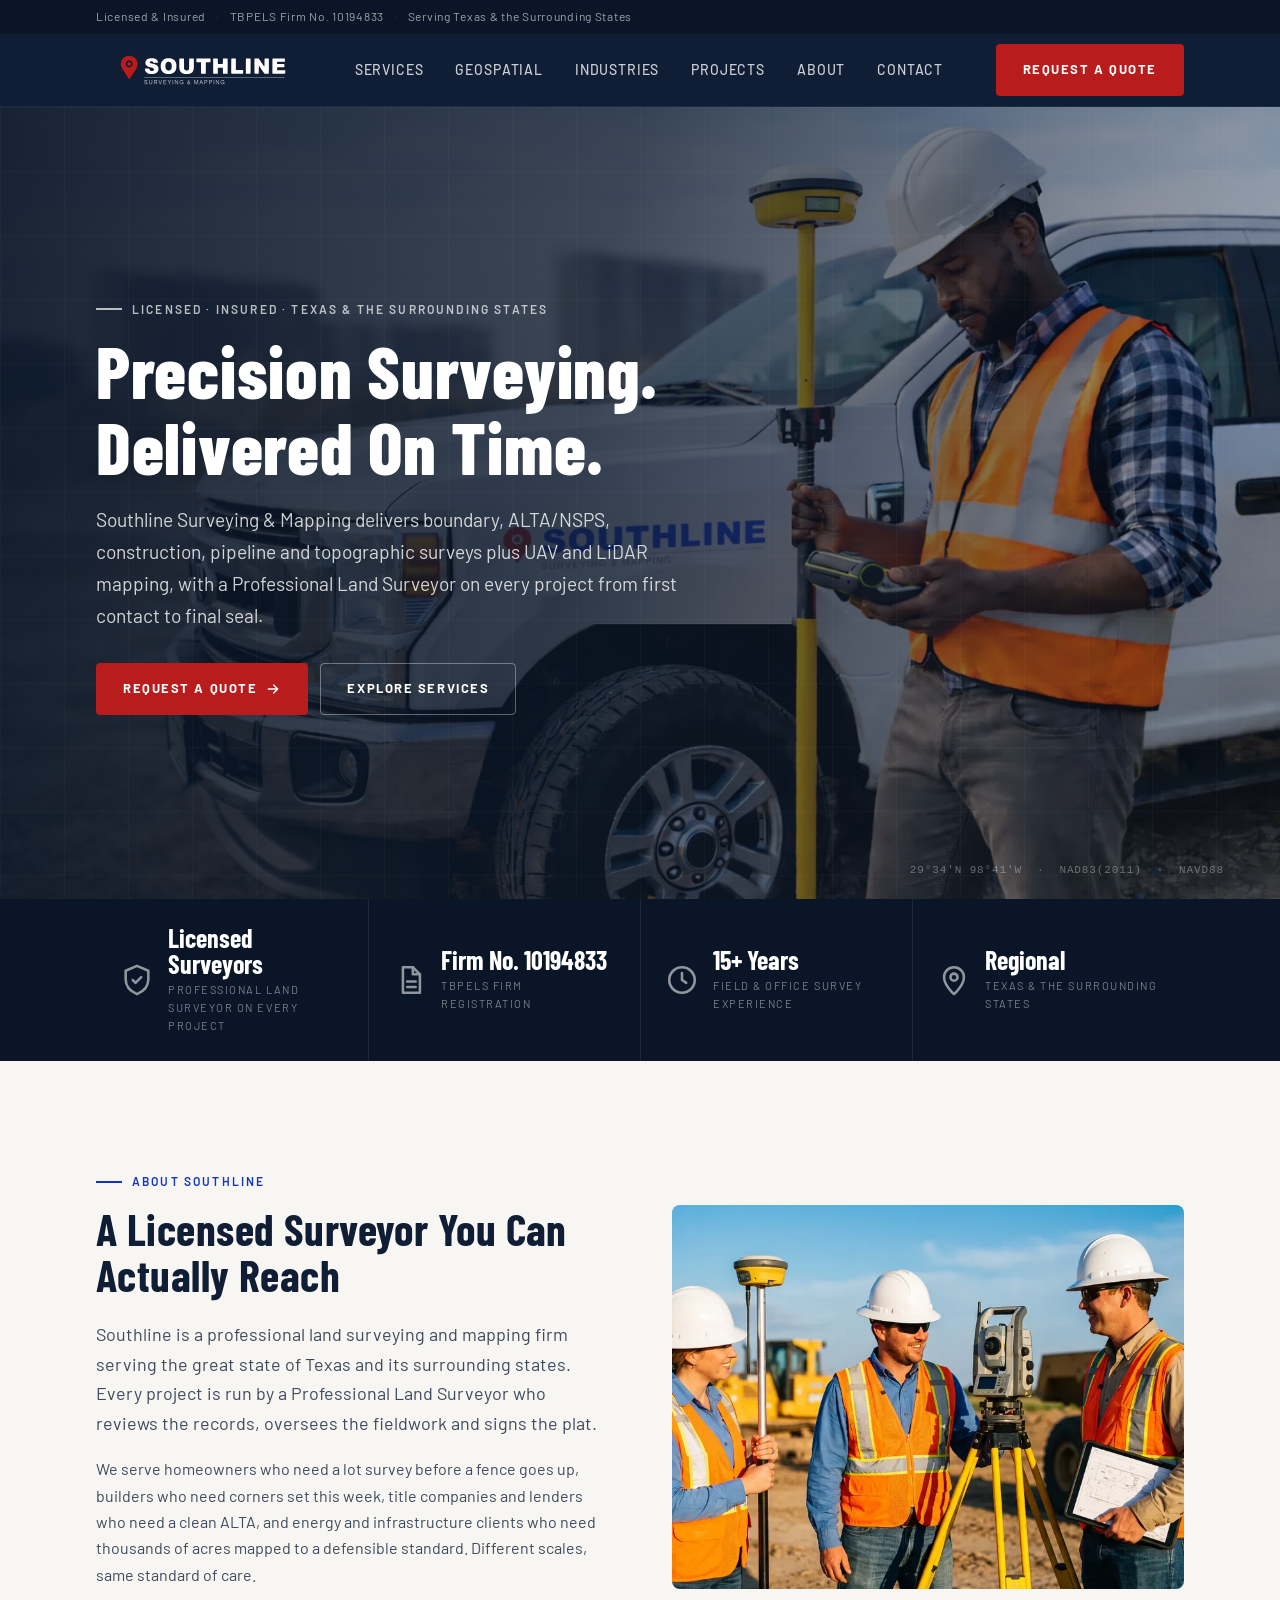
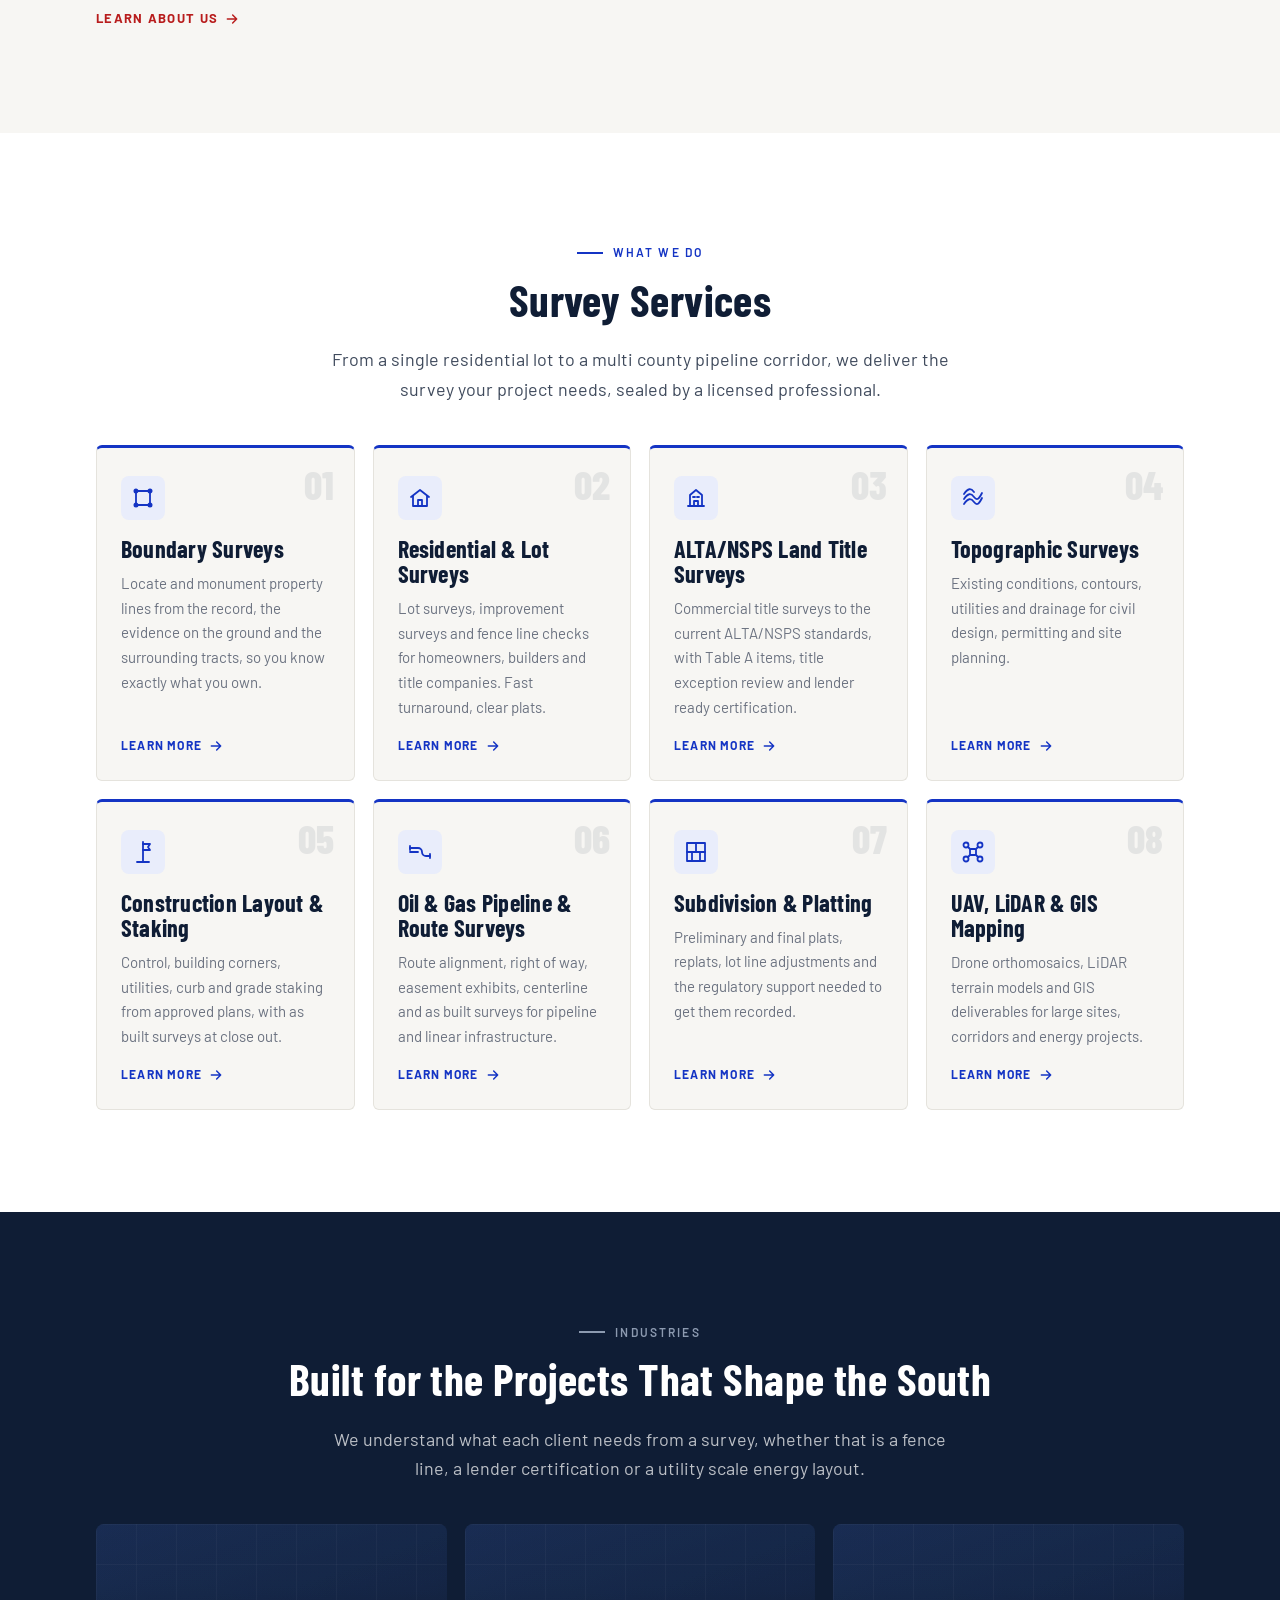
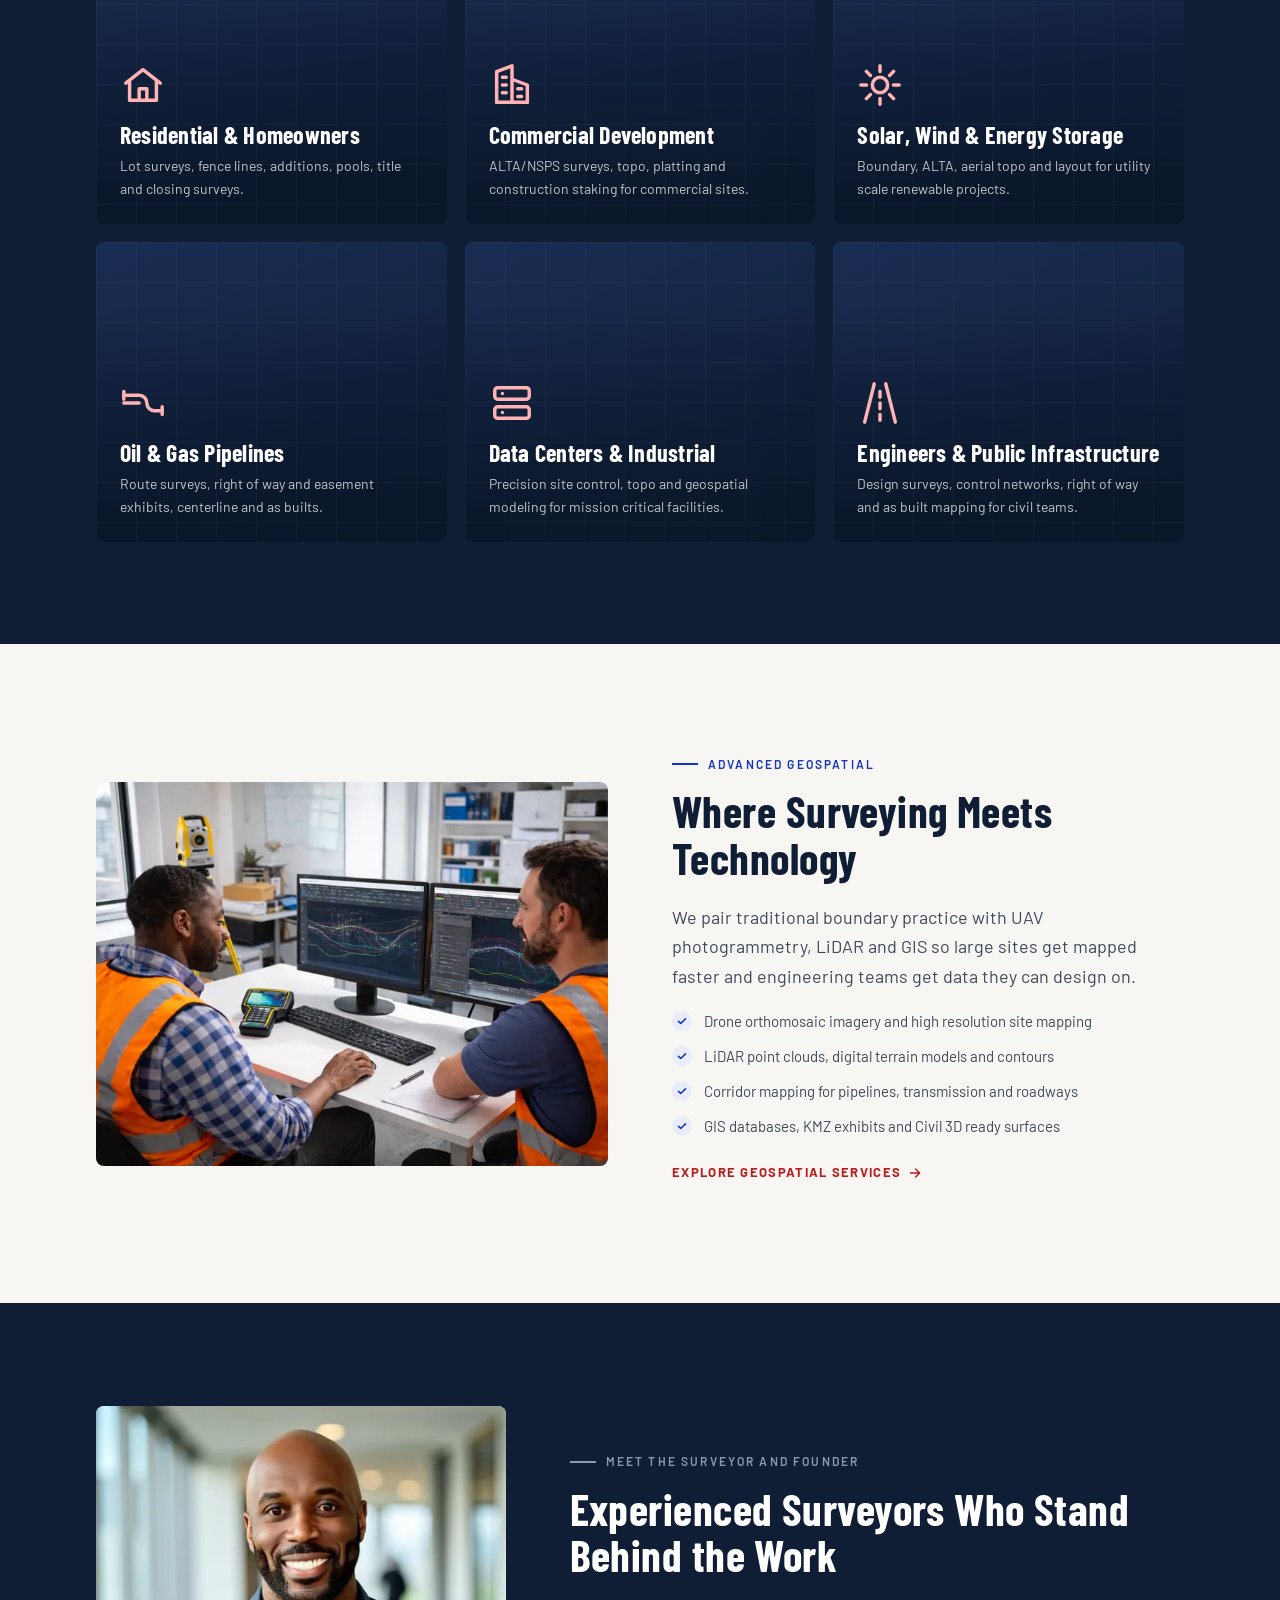
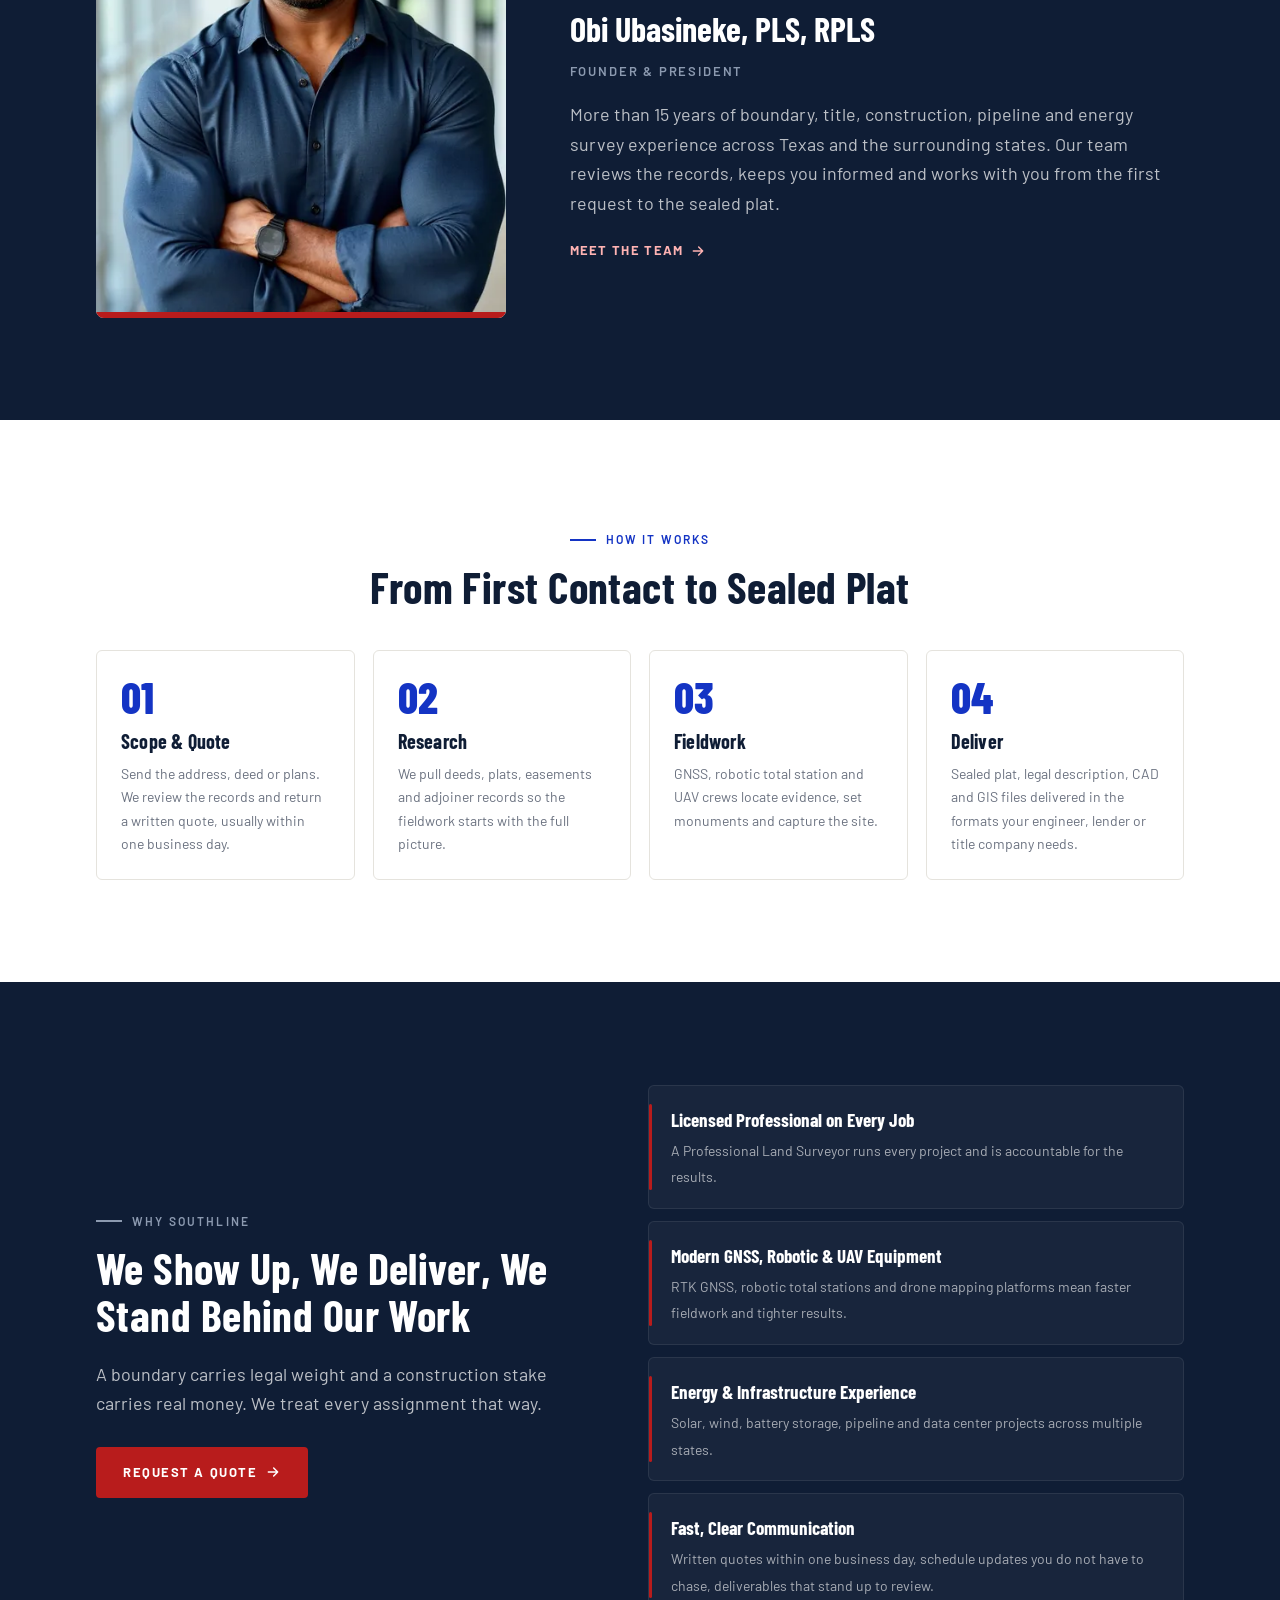
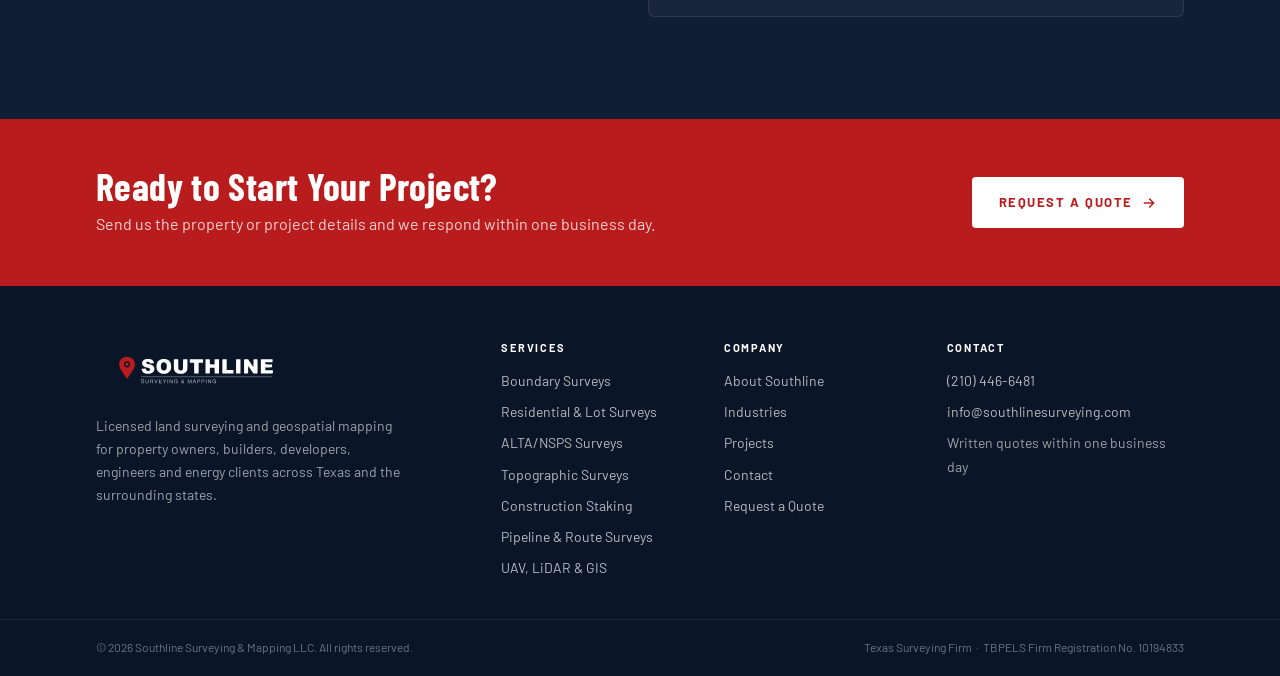
<file: index.html>
<!DOCTYPE html>
<html lang="en">
<head>
<meta charset="utf-8">
<meta name="viewport" content="width=device-width, initial-scale=1">
<title>Land Surveying &amp; Geospatial Mapping | Southline Surveying &amp; Mapping</title>
<meta name="description" content="Licensed land surveying, ALTA/NSPS, boundary, construction staking, pipeline route and UAV/LiDAR mapping services across Texas and the surrounding states.">
<link rel="canonical" href="https://southlinesurveying.com/">
<meta property="og:type" content="website">
<meta property="og:site_name" content="Southline Surveying &amp; Mapping">
<meta property="og:title" content="Land Surveying &amp; Geospatial Mapping | Southline Surveying &amp; Mapping">
<meta property="og:description" content="Licensed land surveying, ALTA/NSPS, boundary, construction staking, pipeline route and UAV/LiDAR mapping services across Texas and the surrounding states.">
<meta property="og:url" content="https://southlinesurveying.com/">
<meta property="og:image" content="https://southlinesurveying.com/assets/og-image.jpg">
<meta name="twitter:card" content="summary_large_image">
<meta name="theme-color" content="#0F1D35">
<link rel="icon" href="/assets/favicon-32.png" type="image/png" sizes="32x32">
<link rel="icon" href="/assets/icon-512.png" type="image/png" sizes="512x512">
<link rel="apple-touch-icon" href="/assets/apple-touch-icon.png">
<link rel="preconnect" href="https://fonts.googleapis.com">
<link rel="preconnect" href="https://fonts.gstatic.com" crossorigin>
<link href="https://fonts.googleapis.com/css2?family=Barlow+Condensed:wght@600;700;800&family=Barlow:wght@400;500;600;700&display=swap" rel="stylesheet">
<link rel="stylesheet" href="/css/main.css">
</head>
<body>
<a class="sr-only" href="#main">Skip to content</a>
<div class="topbar">
  <div class="container">
    <div class="topbar__left"><span>Licensed &amp; Insured</span><span>TBPELS Firm No. 10194833</span><span>Serving Texas &amp; the Surrounding States</span></div>
  </div>
</div>
<header class="nav">
  <div class="container">
    <a class="nav__logo" href="/" aria-label="Southline Surveying &amp; Mapping home"><img src="/assets/logo-white.svg" alt="Southline Surveying &amp; Mapping" width="220" height="62"></a>
    <nav aria-label="Main">
      <ul class="nav__links">
        <li><a href="/services">Services</a></li><li><a href="/geospatial">Geospatial</a></li><li><a href="/industries">Industries</a></li><li><a href="/projects">Projects</a></li><li><a href="/about">About</a></li><li><a href="/contact">Contact</a></li>
        <li class="nav__cta-mobile"><a class="btn btn--red" href="/contact">Request a Quote</a></li>
      </ul>
    </nav>
    <a class="btn btn--red nav__cta" href="/contact">Request a Quote</a>
    <button class="nav__toggle" aria-label="Open menu" aria-expanded="false"><span></span><span></span><span></span></button>
  </div>
</header>
<main id="main">

<section class="hero">
  <div class="hero__media"><picture><source type="image/webp" srcset="/assets/hero-truck.webp?v=4"><img src="/assets/hero-truck.jpg?v=4" alt="Southline survey crew setting up a GNSS receiver on a job site" fetchpriority="high" width="1600" height="1067"></picture></div>
  <div class="hero__overlay"></div>
  <div class="hero__grid"></div>
  <div class="container">
    <div class="hero__content">
      <span class="eyebrow">Licensed &middot; Insured &middot; Texas &amp; the Surrounding States</span>
      <h1>Precision Surveying.<br>Delivered On Time.</h1>
      <p>Southline Surveying &amp; Mapping delivers boundary, ALTA/NSPS, construction, pipeline and topographic surveys plus UAV and LiDAR mapping, with a Professional Land Surveyor on every project from first contact to final seal.</p>
      <div class="hero__actions">
        <a class="btn btn--red" href="/contact">Request a Quote <svg class="arrow" width="16" height="16" viewBox="0 0 24 24" fill="none" stroke="currentColor" stroke-width="2.2" stroke-linecap="round" stroke-linejoin="round"><path d="M5 12h14M13 6l6 6-6 6"/></svg></a>
        <a class="btn btn--ghost" href="/services">Explore Services</a>
      </div>
    </div>
  </div>
  <div class="hero__coord">29&deg;34&prime;N 98&deg;41&prime;W &nbsp;&middot;&nbsp; NAD83(2011) &nbsp;&middot;&nbsp; NAVD88</div>
</section>

<section class="stats" aria-label="Credentials">
  <div class="container">
    <div class="stat"><svg viewBox="0 0 24 24" fill="none" stroke="currentColor" stroke-width="1.8" stroke-linecap="round" stroke-linejoin="round"><path d="M12 2l8 3.5v6c0 5-3.4 8.6-8 10.5C7.4 20.1 4 16.5 4 11.5v-6L12 2z"/><path d="M9 12l2 2 4-4"/></svg><div><div class="stat__num">Licensed Surveyors</div><div class="stat__label">Professional Land Surveyor on Every Project</div></div></div>
    <div class="stat"><svg viewBox="0 0 24 24" fill="none" stroke="currentColor" stroke-width="1.8" stroke-linecap="round" stroke-linejoin="round"><path d="M7 3h7l5 5v13H7z"/><path d="M14 3v5h5M10 13h6M10 17h6"/></svg><div><div class="stat__num">Firm No. 10194833</div><div class="stat__label">TBPELS Firm Registration</div></div></div>
    <div class="stat"><svg viewBox="0 0 24 24" fill="none" stroke="currentColor" stroke-width="1.8" stroke-linecap="round" stroke-linejoin="round"><circle cx="12" cy="12" r="9"/><path d="M12 7v5l3 2"/></svg><div><div class="stat__num">15+ Years</div><div class="stat__label">Field &amp; Office Survey Experience</div></div></div>
    <div class="stat"><svg viewBox="0 0 24 24" fill="none" stroke="currentColor" stroke-width="1.8" stroke-linecap="round" stroke-linejoin="round"><path d="M12 22s7-6.2 7-12a7 7 0 1 0-14 0c0 5.8 7 12 7 12z"/><circle cx="12" cy="10" r="2.5"/></svg><div><div class="stat__num">Regional</div><div class="stat__label">Texas &amp; the Surrounding States</div></div></div>
  </div>
</section>

<section class="section">
  <div class="container split">
    <div class="reveal">
      <span class="eyebrow">About Southline</span>
      <h2>A Licensed Surveyor You Can Actually Reach</h2>
      <p class="lead">Southline is a professional land surveying and mapping firm serving the great state of Texas and its surrounding states. Every project is run by a Professional Land Surveyor who reviews the records, oversees the fieldwork and signs the plat.</p>
      <p>We serve homeowners who need a lot survey before a fence goes up, builders who need corners set this week, title companies and lenders who need a clean ALTA, and energy and infrastructure clients who need thousands of acres mapped to a defensible standard. Different scales, same standard of care.</p>
      <a class="link-arrow" href="/about">Learn About Us <svg class="arrow" width="16" height="16" viewBox="0 0 24 24" fill="none" stroke="currentColor" stroke-width="2.2" stroke-linecap="round" stroke-linejoin="round"><path d="M5 12h14M13 6l6 6-6 6"/></svg></a>
    </div>
    <div class="split__media reveal"><picture><source type="image/webp" srcset="/assets/team-800.webp?v=7 800w, /assets/team.webp?v=7 1600w" sizes="(max-width: 860px) 100vw, 50vw"><img src="/assets/team.jpg?v=7" alt="Southline survey crew with a GNSS rover and robotic total station on a job site" loading="lazy" width="1600" height="1067" ></picture></div>
  </div>
</section>

<section class="section section--white">
  <div class="container">
    <div class="center reveal">
      <span class="eyebrow">What We Do</span>
      <h2>Survey Services</h2>
      <p class="lead">From a single residential lot to a multi county pipeline corridor, we deliver the survey your project needs, sealed by a licensed professional.</p>
    </div>
    <div class="grid grid--4" style="margin-top:40px">
      <div class="card card--accent reveal"><span class="card__num">01</span><div class="card__icon"><svg viewBox="0 0 24 24" fill="none" stroke="currentColor" stroke-width="1.8" stroke-linecap="round" stroke-linejoin="round"><path d="M5 5h14v14H5z"/><circle cx="5" cy="5" r="1.6" fill="currentColor"/><circle cx="19" cy="5" r="1.6" fill="currentColor"/><circle cx="5" cy="19" r="1.6" fill="currentColor"/><circle cx="19" cy="19" r="1.6" fill="currentColor"/></svg></div><h3>Boundary Surveys</h3><p>Locate and monument property lines from the record, the evidence on the ground and the surrounding tracts, so you know exactly what you own.</p><a class="link-arrow link-arrow--blue" href="/services#boundary">Learn more <svg class="arrow" width="16" height="16" viewBox="0 0 24 24" fill="none" stroke="currentColor" stroke-width="2.2" stroke-linecap="round" stroke-linejoin="round"><path d="M5 12h14M13 6l6 6-6 6"/></svg></a></div><div class="card card--accent reveal"><span class="card__num">02</span><div class="card__icon"><svg viewBox="0 0 24 24" fill="none" stroke="currentColor" stroke-width="1.8" stroke-linecap="round" stroke-linejoin="round"><path d="M3 11l9-7 9 7"/><path d="M5 10v10h14V10"/><path d="M10 20v-6h4v6"/></svg></div><h3>Residential &amp; Lot Surveys</h3><p>Lot surveys, improvement surveys and fence line checks for homeowners, builders and title companies. Fast turnaround, clear plats.</p><a class="link-arrow link-arrow--blue" href="/services#residential">Learn more <svg class="arrow" width="16" height="16" viewBox="0 0 24 24" fill="none" stroke="currentColor" stroke-width="2.2" stroke-linecap="round" stroke-linejoin="round"><path d="M5 12h14M13 6l6 6-6 6"/></svg></a></div><div class="card card--accent reveal"><span class="card__num">03</span><div class="card__icon"><svg viewBox="0 0 24 24" fill="none" stroke="currentColor" stroke-width="1.8" stroke-linecap="round" stroke-linejoin="round"><path d="M4 20h16"/><path d="M6 20V9l6-5 6 5v11"/><path d="M10 20v-5h4v5"/><path d="M9 11h2M13 11h2"/></svg></div><h3>ALTA/NSPS Land Title Surveys</h3><p>Commercial title surveys to the current ALTA/NSPS standards, with Table A items, title exception review and lender ready certification.</p><a class="link-arrow link-arrow--blue" href="/services#alta">Learn more <svg class="arrow" width="16" height="16" viewBox="0 0 24 24" fill="none" stroke="currentColor" stroke-width="2.2" stroke-linecap="round" stroke-linejoin="round"><path d="M5 12h14M13 6l6 6-6 6"/></svg></a></div><div class="card card--accent reveal"><span class="card__num">04</span><div class="card__icon"><svg viewBox="0 0 24 24" fill="none" stroke="currentColor" stroke-width="1.8" stroke-linecap="round" stroke-linejoin="round"><path d="M3 18c4-6 7-6 10-2s5 2 8-4"/><path d="M3 13c4-6 7-6 10-2s5 2 8-4"/><path d="M3 8c4-6 7-6 10-2"/></svg></div><h3>Topographic Surveys</h3><p>Existing conditions, contours, utilities and drainage for civil design, permitting and site planning.</p><a class="link-arrow link-arrow--blue" href="/services#topographic">Learn more <svg class="arrow" width="16" height="16" viewBox="0 0 24 24" fill="none" stroke="currentColor" stroke-width="2.2" stroke-linecap="round" stroke-linejoin="round"><path d="M5 12h14M13 6l6 6-6 6"/></svg></a></div><div class="card card--accent reveal"><span class="card__num">05</span><div class="card__icon"><svg viewBox="0 0 24 24" fill="none" stroke="currentColor" stroke-width="1.8" stroke-linecap="round" stroke-linejoin="round"><path d="M12 2v20"/><path d="M12 4h7l-2 3 2 3h-7"/><path d="M6 22h12"/></svg></div><h3>Construction Layout &amp; Staking</h3><p>Control, building corners, utilities, curb and grade staking from approved plans, with as built surveys at close out.</p><a class="link-arrow link-arrow--blue" href="/services#construction">Learn more <svg class="arrow" width="16" height="16" viewBox="0 0 24 24" fill="none" stroke="currentColor" stroke-width="2.2" stroke-linecap="round" stroke-linejoin="round"><path d="M5 12h14M13 6l6 6-6 6"/></svg></a></div><div class="card card--accent reveal"><span class="card__num">06</span><div class="card__icon"><svg viewBox="0 0 24 24" fill="none" stroke="currentColor" stroke-width="1.8" stroke-linecap="round" stroke-linejoin="round"><path d="M2 8h8a4 4 0 0 1 4 4v0a4 4 0 0 0 4 4h4"/><path d="M2 12h8a0 0 0 0 1 0 0"/><path d="M2 6v4M22 14v4"/></svg></div><h3>Oil &amp; Gas Pipeline &amp; Route Surveys</h3><p>Route alignment, right of way, easement exhibits, centerline and as built surveys for pipeline and linear infrastructure.</p><a class="link-arrow link-arrow--blue" href="/services#pipeline">Learn more <svg class="arrow" width="16" height="16" viewBox="0 0 24 24" fill="none" stroke="currentColor" stroke-width="2.2" stroke-linecap="round" stroke-linejoin="round"><path d="M5 12h14M13 6l6 6-6 6"/></svg></a></div><div class="card card--accent reveal"><span class="card__num">07</span><div class="card__icon"><svg viewBox="0 0 24 24" fill="none" stroke="currentColor" stroke-width="1.8" stroke-linecap="round" stroke-linejoin="round"><path d="M3 3h18v18H3z"/><path d="M3 12h18M12 3v9M8 12v9M16 12v9"/></svg></div><h3>Subdivision &amp; Platting</h3><p>Preliminary and final plats, replats, lot line adjustments and the regulatory support needed to get them recorded.</p><a class="link-arrow link-arrow--blue" href="/services#subdivision">Learn more <svg class="arrow" width="16" height="16" viewBox="0 0 24 24" fill="none" stroke="currentColor" stroke-width="2.2" stroke-linecap="round" stroke-linejoin="round"><path d="M5 12h14M13 6l6 6-6 6"/></svg></a></div><div class="card card--accent reveal"><span class="card__num">08</span><div class="card__icon"><svg viewBox="0 0 24 24" fill="none" stroke="currentColor" stroke-width="1.8" stroke-linecap="round" stroke-linejoin="round"><circle cx="5" cy="5" r="2.5"/><circle cx="19" cy="5" r="2.5"/><circle cx="5" cy="19" r="2.5"/><circle cx="19" cy="19" r="2.5"/><rect x="9" y="9" width="6" height="6" rx="1"/><path d="M7 7l2 2M17 7l-2 2M7 17l2-2M17 17l-2-2"/></svg></div><h3>UAV, LiDAR &amp; GIS Mapping</h3><p>Drone orthomosaics, LiDAR terrain models and GIS deliverables for large sites, corridors and energy projects.</p><a class="link-arrow link-arrow--blue" href="/geospatial">Learn more <svg class="arrow" width="16" height="16" viewBox="0 0 24 24" fill="none" stroke="currentColor" stroke-width="2.2" stroke-linecap="round" stroke-linejoin="round"><path d="M5 12h14M13 6l6 6-6 6"/></svg></a></div>
    </div>
  </div>
</section>

<section class="section section--navy">
  <div class="container">
    <div class="center reveal">
      <span class="eyebrow">Industries</span>
      <h2>Built for the Projects That Shape the South</h2>
      <p class="lead">We understand what each client needs from a survey, whether that is a fence line, a lender certification or a utility scale energy layout.</p>
    </div>
    <div class="grid grid--3" style="margin-top:40px">
      <div class="tile tile--pattern reveal"><div class="tile__body"><div class="tile__icon"><svg viewBox="0 0 24 24" fill="none" stroke="currentColor" stroke-width="1.8" stroke-linecap="round" stroke-linejoin="round"><path d="M3 11l9-7 9 7"/><path d="M5 10v10h14V10"/><path d="M10 20v-6h4v6"/></svg></div><h3>Residential &amp; Homeowners</h3><p>Lot surveys, fence lines, additions, pools, title and closing surveys.</p></div><a class="tile__cover" href="/industries#residential" aria-label="Residential"></a></div>
      <div class="tile tile--pattern reveal"><div class="tile__body"><div class="tile__icon"><svg viewBox="0 0 24 24" fill="none" stroke="currentColor" stroke-width="1.8" stroke-linecap="round" stroke-linejoin="round"><path d="M4 21V5l8-3v19M12 9l8 3v9"/><path d="M4 21h16"/><path d="M7 8h2M7 12h2M7 16h2M15 14h2M15 18h2"/></svg></div><h3>Commercial Development</h3><p>ALTA/NSPS surveys, topo, platting and construction staking for commercial sites.</p></div><a class="tile__cover" href="/industries#commercial" aria-label="Commercial development"></a></div>
      <div class="tile tile--pattern reveal"><div class="tile__body"><div class="tile__icon"><svg viewBox="0 0 24 24" fill="none" stroke="currentColor" stroke-width="1.8" stroke-linecap="round" stroke-linejoin="round"><circle cx="12" cy="12" r="4"/><path d="M12 2v3M12 19v3M2 12h3M19 12h3M4.9 4.9l2.1 2.1M17 17l2.1 2.1M4.9 19.1L7 17M17 7l2.1-2.1"/></svg></div><h3>Solar, Wind &amp; Energy Storage</h3><p>Boundary, ALTA, aerial topo and layout for utility scale renewable projects.</p></div><a class="tile__cover" href="/industries#renewables" aria-label="Renewable energy"></a></div>
      <div class="tile tile--pattern reveal"><div class="tile__body"><div class="tile__icon"><svg viewBox="0 0 24 24" fill="none" stroke="currentColor" stroke-width="1.8" stroke-linecap="round" stroke-linejoin="round"><path d="M2 8h8a4 4 0 0 1 4 4v0a4 4 0 0 0 4 4h4"/><path d="M2 12h8a0 0 0 0 1 0 0"/><path d="M2 6v4M22 14v4"/></svg></div><h3>Oil &amp; Gas Pipelines</h3><p>Route surveys, right of way and easement exhibits, centerline and as builts.</p></div><a class="tile__cover" href="/industries#pipeline" aria-label="Oil and gas pipelines"></a></div>
      <div class="tile tile--pattern reveal"><div class="tile__body"><div class="tile__icon"><svg viewBox="0 0 24 24" fill="none" stroke="currentColor" stroke-width="1.8" stroke-linecap="round" stroke-linejoin="round"><rect x="3" y="4" width="18" height="6" rx="1.5"/><rect x="3" y="14" width="18" height="6" rx="1.5"/><path d="M7 7h.01M7 17h.01"/></svg></div><h3>Data Centers &amp; Industrial</h3><p>Precision site control, topo and geospatial modeling for mission critical facilities.</p></div><a class="tile__cover" href="/industries#datacenters" aria-label="Data centers"></a></div>
      <div class="tile tile--pattern reveal"><div class="tile__body"><div class="tile__icon"><svg viewBox="0 0 24 24" fill="none" stroke="currentColor" stroke-width="1.8" stroke-linecap="round" stroke-linejoin="round"><path d="M4 22L9 2M20 22L15 2"/><path d="M12 6v3M12 12v3M12 18v3"/></svg></div><h3>Engineers &amp; Public Infrastructure</h3><p>Design surveys, control networks, right of way and as built mapping for civil teams.</p></div><a class="tile__cover" href="/industries#infrastructure" aria-label="Infrastructure"></a></div>
    </div>
  </div>
</section>

<section class="section">
  <div class="container split split--reverse">
    <div class="split__media reveal"><picture><source type="image/webp" srcset="/assets/office-cad-800.webp 800w, /assets/office-cad.webp 1600w" sizes="(max-width: 860px) 100vw, 50vw"><img src="/assets/office-cad.jpg" alt="Southline team reviewing survey drawings and point data in the office" loading="lazy" width="1600" height="1067" ></picture></div>
    <div class="reveal">
      <span class="eyebrow">Advanced Geospatial</span>
      <h2>Where Surveying Meets Technology</h2>
      <p class="lead">We pair traditional boundary practice with UAV photogrammetry, LiDAR and GIS so large sites get mapped faster and engineering teams get data they can design on.</p>
      <ul class="checklist">
        <li>Drone orthomosaic imagery and high resolution site mapping</li>
        <li>LiDAR point clouds, digital terrain models and contours</li>
        <li>Corridor mapping for pipelines, transmission and roadways</li>
        <li>GIS databases, KMZ exhibits and Civil 3D ready surfaces</li>
      </ul>
      <p style="margin-top:20px"><a class="link-arrow" href="/geospatial">Explore Geospatial Services <svg class="arrow" width="16" height="16" viewBox="0 0 24 24" fill="none" stroke="currentColor" stroke-width="2.2" stroke-linecap="round" stroke-linejoin="round"><path d="M5 12h14M13 6l6 6-6 6"/></svg></a></p>
    </div>
  </div>
</section>

<section class="section section--navy">
  <div class="container founder">
    <div class="founder__photo reveal"><picture><source type="image/webp" srcset="/assets/obi-480.webp 480w, /assets/obi.webp 800w" sizes="(max-width: 860px) 90vw, 30vw"><img src="/assets/obi.jpg" alt="Obi Ubasineke, Professional Land Surveyor and founder of Southline Surveying &amp; Mapping" loading="lazy" width="800" height="1000"></picture></div>
    <div class="reveal">
      <span class="eyebrow">Meet the Surveyor and Founder</span>
      <h2>Experienced Surveyors Who Stand Behind the Work</h2>
      <p class="founder__name">Obi Ubasineke, PLS, RPLS</p>
      <p class="founder__title">Founder &amp; President</p>
      <p class="lead">More than 15 years of boundary, title, construction, pipeline and energy survey experience across Texas and the surrounding states. Our team reviews the records, keeps you informed and works with you from the first request to the sealed plat.</p>
      <p><a class="link-arrow" href="/about" style="color:#FFB3B3">Meet the Team <svg class="arrow" width="16" height="16" viewBox="0 0 24 24" fill="none" stroke="currentColor" stroke-width="2.2" stroke-linecap="round" stroke-linejoin="round"><path d="M5 12h14M13 6l6 6-6 6"/></svg></a></p>
    </div>
  </div>
</section>

<section class="section section--white">
  <div class="container">
    <div class="center reveal">
      <span class="eyebrow">How It Works</span>
      <h2>From First Contact to Sealed Plat</h2>
    </div>
    <div class="steps" style="margin-top:40px">
      <div class="step reveal"><div class="step__n">01</div><h3>Scope &amp; Quote</h3><p>Send the address, deed or plans. We review the records and return a written quote, usually within one business day.</p></div>
      <div class="step reveal"><div class="step__n">02</div><h3>Research</h3><p>We pull deeds, plats, easements and adjoiner records so the fieldwork starts with the full picture.</p></div>
      <div class="step reveal"><div class="step__n">03</div><h3>Fieldwork</h3><p>GNSS, robotic total station and UAV crews locate evidence, set monuments and capture the site.</p></div>
      <div class="step reveal"><div class="step__n">04</div><h3>Deliver</h3><p>Sealed plat, legal description, CAD and GIS files delivered in the formats your engineer, lender or title company needs.</p></div>
    </div>
  </div>
</section>

<section class="section section--navy">
  <div class="container why">
    <div class="reveal">
      <span class="eyebrow">Why Southline</span>
      <h2>We Show Up, We Deliver, We Stand Behind Our Work</h2>
      <p class="lead">A boundary carries legal weight and a construction stake carries real money. We treat every assignment that way.</p>
      <a class="btn btn--red" href="/contact" style="margin-top:10px">Request a Quote <svg class="arrow" width="16" height="16" viewBox="0 0 24 24" fill="none" stroke="currentColor" stroke-width="2.2" stroke-linecap="round" stroke-linejoin="round"><path d="M5 12h14M13 6l6 6-6 6"/></svg></a>
    </div>
    <div class="why__list reveal">
      <div class="why__item"><div><strong>Licensed Professional on Every Job</strong><span>A Professional Land Surveyor runs every project and is accountable for the results.</span></div></div>
      <div class="why__item"><div><strong>Modern GNSS, Robotic &amp; UAV Equipment</strong><span>RTK GNSS, robotic total stations and drone mapping platforms mean faster fieldwork and tighter results.</span></div></div>
      <div class="why__item"><div><strong>Energy &amp; Infrastructure Experience</strong><span>Solar, wind, battery storage, pipeline and data center projects across multiple states.</span></div></div>
      <div class="why__item"><div><strong>Fast, Clear Communication</strong><span>Written quotes within one business day, schedule updates you do not have to chase, deliverables that stand up to review.</span></div></div>
    </div>
  </div>
</section>

</main>
<section class="cta-band">
  <div class="container">
    <div>
      <h2>Ready to Start Your Project?</h2>
      <p>Send us the property or project details and we respond within one business day.</p>
    </div>
    <a class="btn btn--white" href="/contact">Request a Quote <svg class="arrow" width="16" height="16" viewBox="0 0 24 24" fill="none" stroke="currentColor" stroke-width="2.2" stroke-linecap="round" stroke-linejoin="round"><path d="M5 12h14M13 6l6 6-6 6"/></svg></a>
  </div>
</section>
<footer class="footer">
  <div class="container">
    <div class="footer__brand">
      <img src="/assets/logo-white.svg" alt="Southline Surveying &amp; Mapping" width="220" height="62">
      <p>Licensed land surveying and geospatial mapping for property owners, builders, developers, engineers and energy clients across Texas and the surrounding states.</p>
    </div>
    <div>
      <h4>Services</h4>
      <ul>
        <li><a href="/services#boundary">Boundary Surveys</a></li>
        <li><a href="/services#residential">Residential &amp; Lot Surveys</a></li>
        <li><a href="/services#alta">ALTA/NSPS Surveys</a></li>
        <li><a href="/services#topographic">Topographic Surveys</a></li>
        <li><a href="/services#construction">Construction Staking</a></li>
        <li><a href="/services#pipeline">Pipeline &amp; Route Surveys</a></li>
        <li><a href="/geospatial">UAV, LiDAR &amp; GIS</a></li>
      </ul>
    </div>
    <div>
      <h4>Company</h4>
      <ul>
        <li><a href="/about">About Southline</a></li>
        <li><a href="/industries">Industries</a></li>
        <li><a href="/projects">Projects</a></li>
        <li><a href="/contact">Contact</a></li>
        <li><a href="/contact">Request a Quote</a></li>
      </ul>
    </div>
    <div>
      <h4>Contact</h4>
      <ul>
        <li><a href="tel:+12104466481">(210) 446-6481</a></li>
        <li><a href="mailto:info@southlinesurveying.com">info@southlinesurveying.com</a></li>
        <li>Written quotes within one business day</li>
      </ul>
    </div>
  </div>
  <div class="footer__bottom">
    <div class="container">
      <span>&copy; <span id="year">2026</span> Southline Surveying &amp; Mapping LLC. All rights reserved.</span>
      <span>Texas Surveying Firm &nbsp;&middot;&nbsp; TBPELS Firm Registration No. 10194833</span>
    </div>
  </div>
</footer>
<script src="/js/main.js" defer></script>
</body>
</html>
</file>
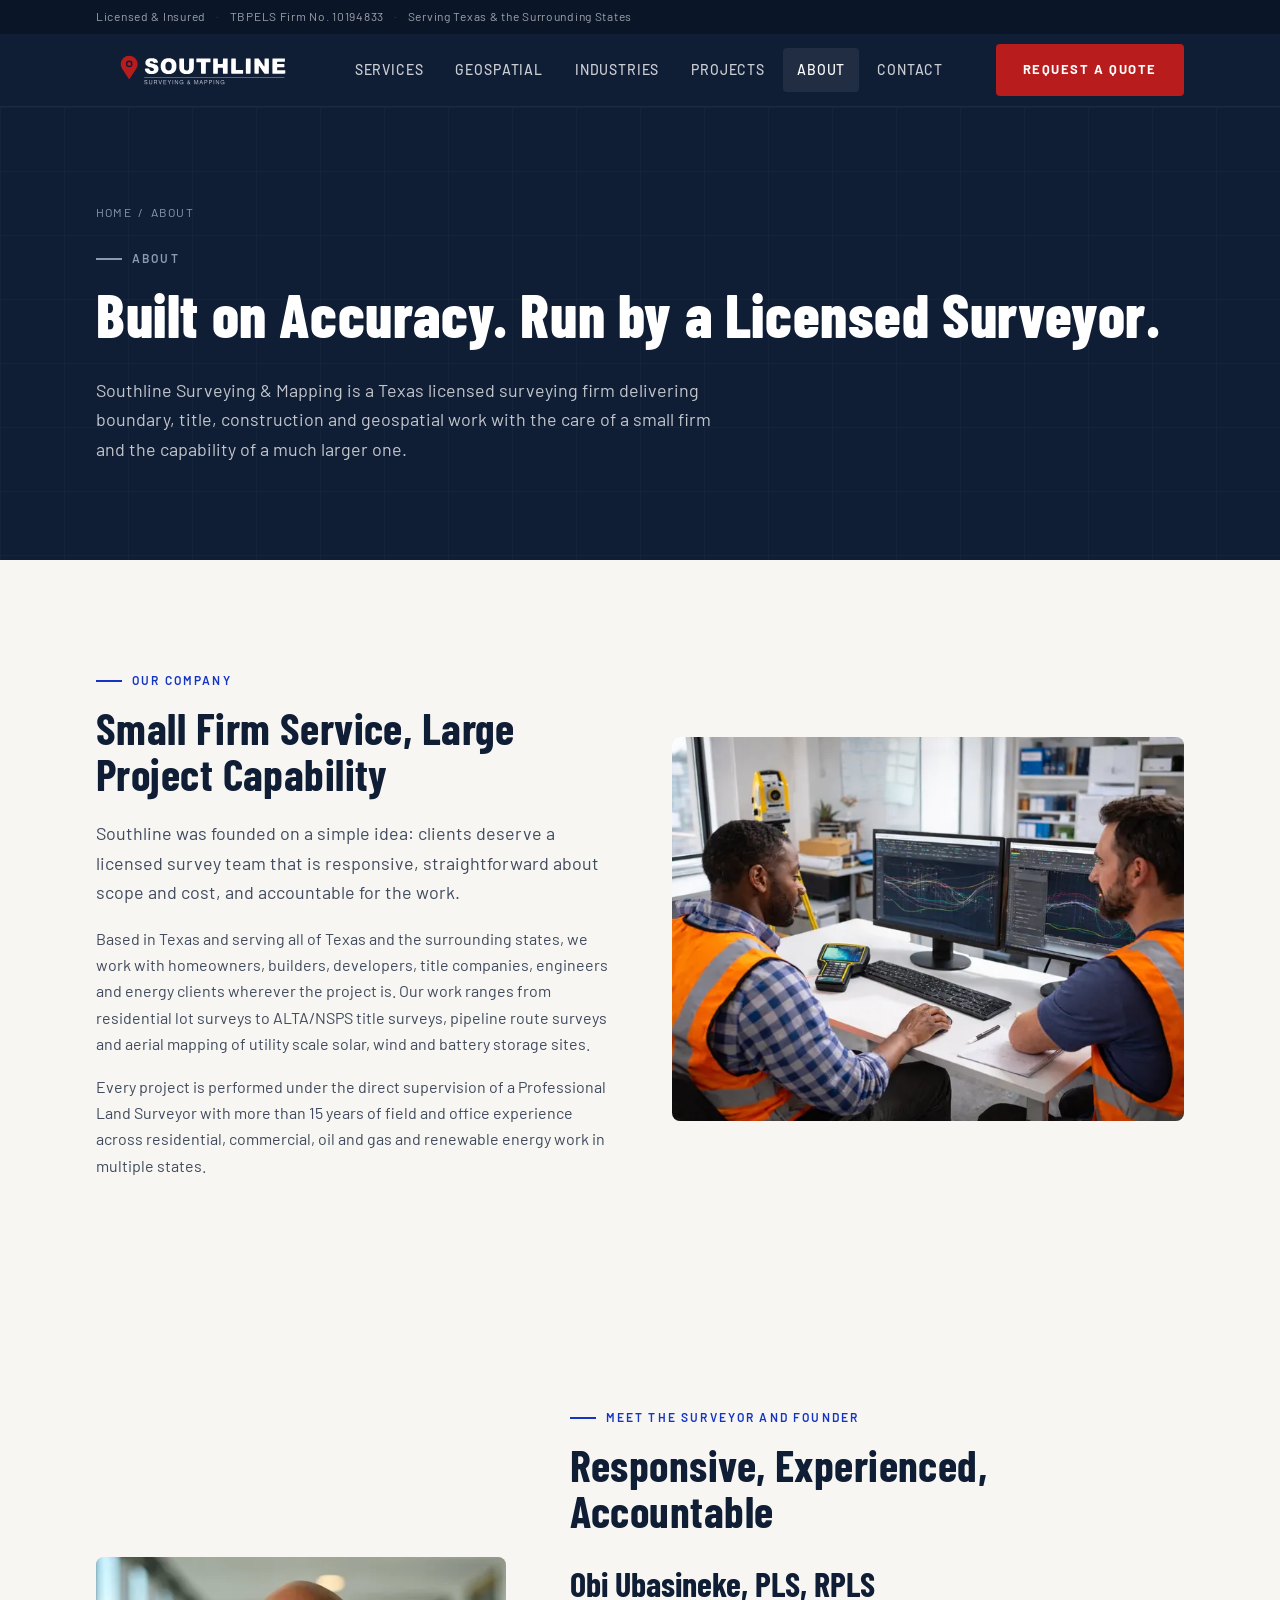
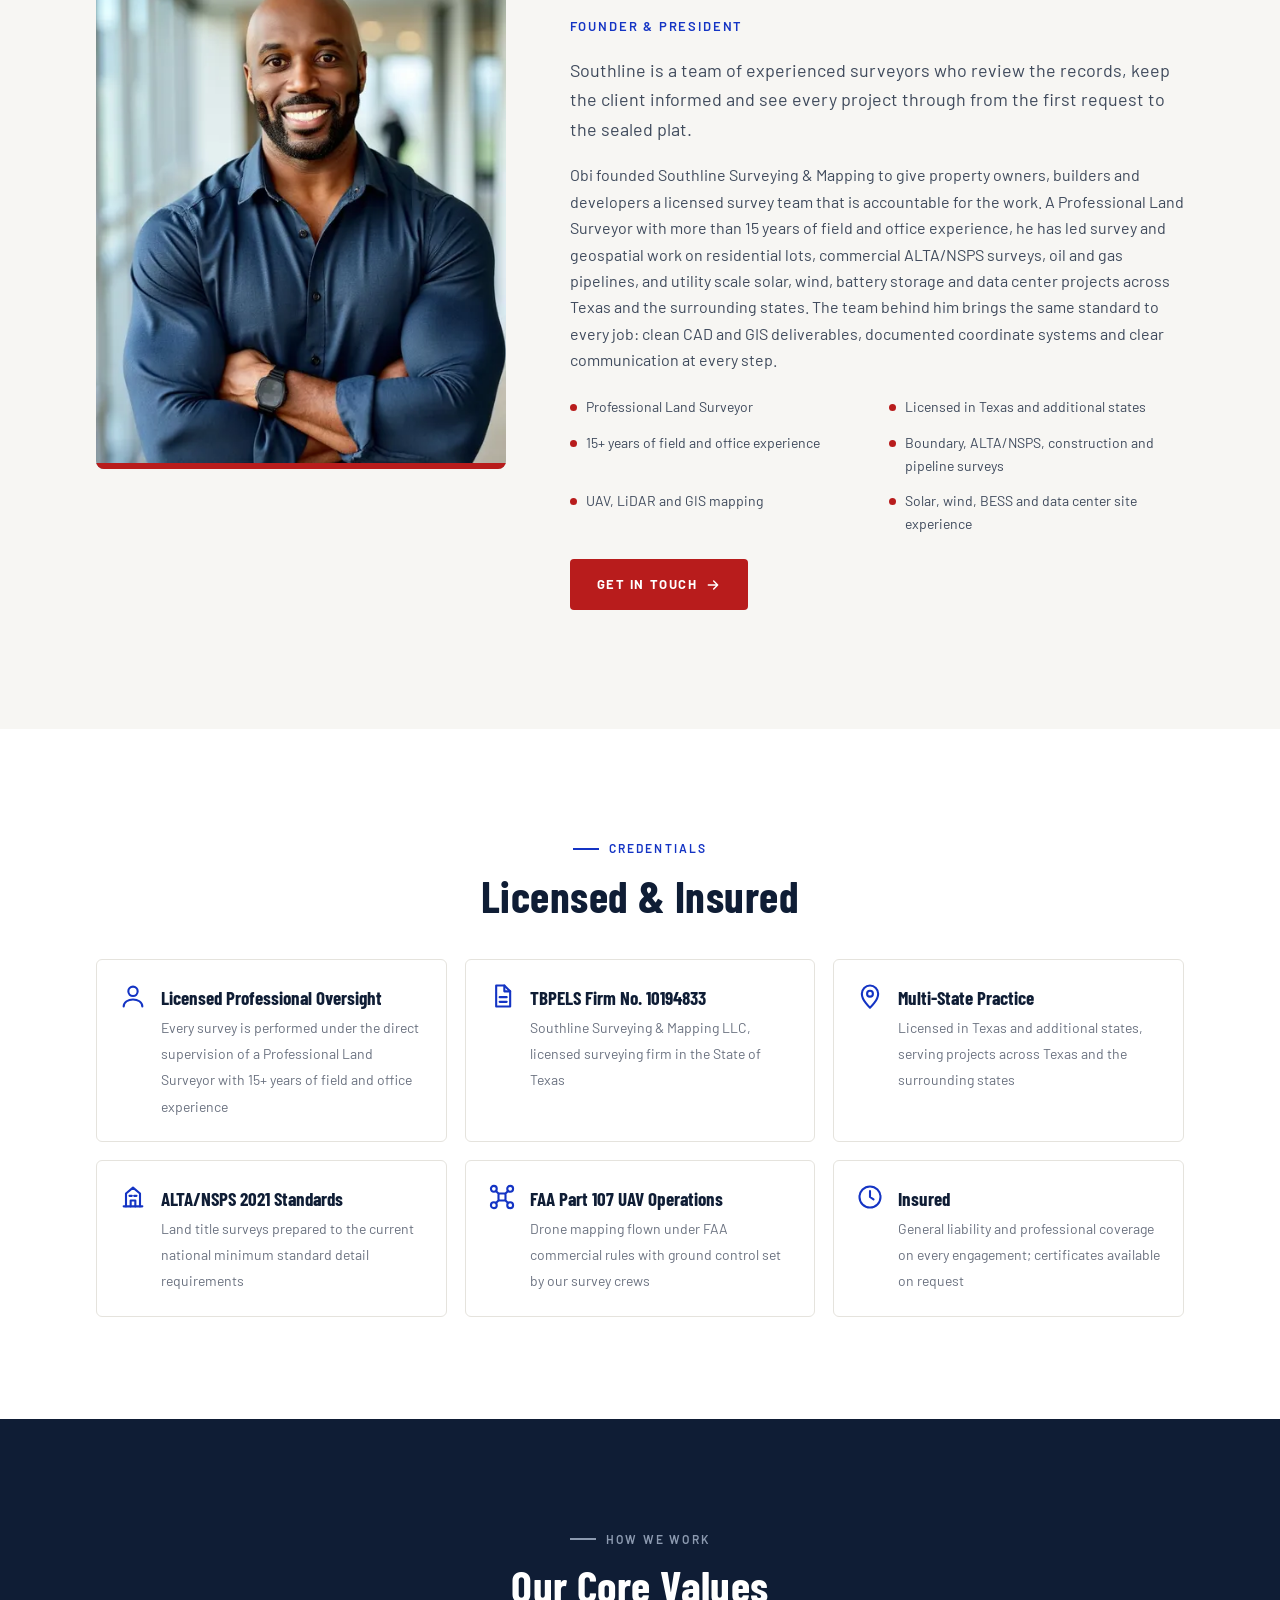
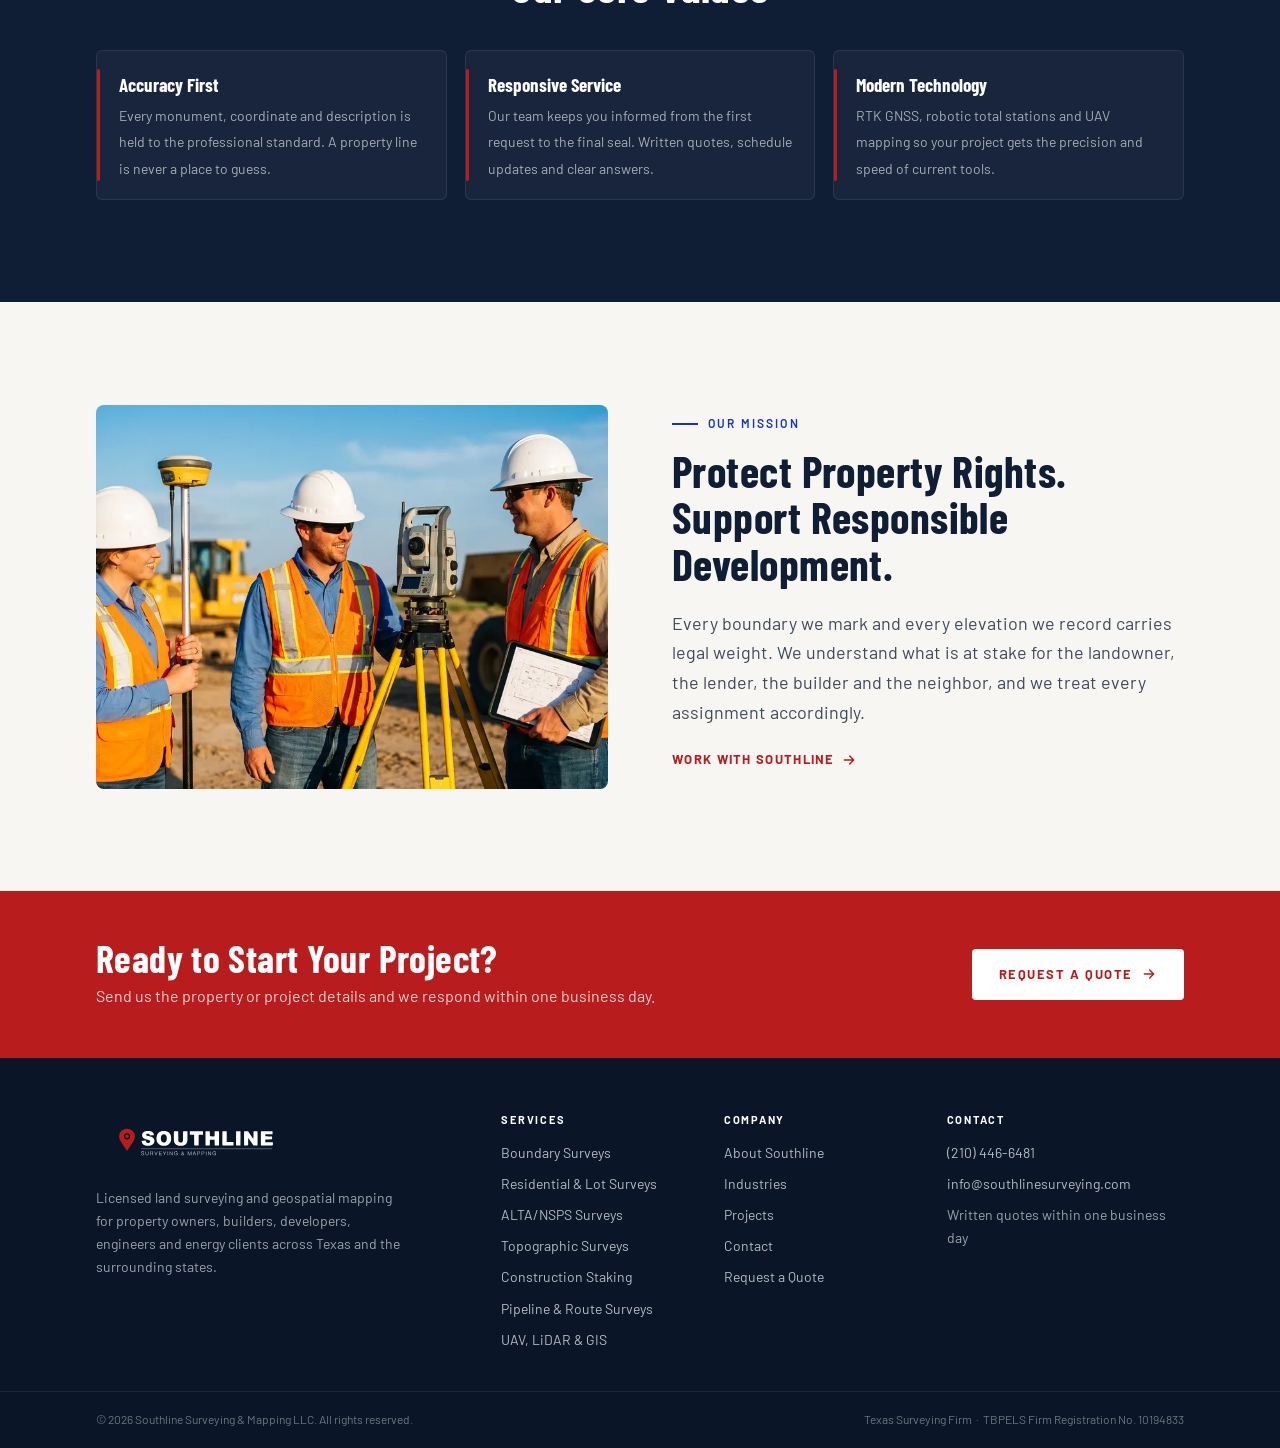
<file: about.html>
<!DOCTYPE html>
<html lang="en">
<head>
<meta charset="utf-8">
<meta name="viewport" content="width=device-width, initial-scale=1">
<title>About Southline Surveying &amp; Mapping | Licensed Land Surveyor, Texas</title>
<meta name="description" content="Southline Surveying & Mapping LLC is a licensed land surveying and geospatial firm based in Texas, serving all of Texas and the surrounding states. TBPELS Firm No. 10194833.">
<link rel="canonical" href="https://southlinesurveying.com/about">
<meta property="og:type" content="website">
<meta property="og:site_name" content="Southline Surveying &amp; Mapping">
<meta property="og:title" content="About Southline Surveying &amp; Mapping | Licensed Land Surveyor, Texas">
<meta property="og:description" content="Southline Surveying & Mapping LLC is a licensed land surveying and geospatial firm based in Texas, serving all of Texas and the surrounding states. TBPELS Firm No. 10194833.">
<meta property="og:url" content="https://southlinesurveying.com/about">
<meta property="og:image" content="https://southlinesurveying.com/assets/og-image.jpg">
<meta name="twitter:card" content="summary_large_image">
<meta name="theme-color" content="#0F1D35">
<link rel="icon" href="/assets/favicon-32.png" type="image/png" sizes="32x32">
<link rel="icon" href="/assets/icon-512.png" type="image/png" sizes="512x512">
<link rel="apple-touch-icon" href="/assets/apple-touch-icon.png">
<link rel="preconnect" href="https://fonts.googleapis.com">
<link rel="preconnect" href="https://fonts.gstatic.com" crossorigin>
<link href="https://fonts.googleapis.com/css2?family=Barlow+Condensed:wght@600;700;800&family=Barlow:wght@400;500;600;700&display=swap" rel="stylesheet">
<link rel="stylesheet" href="/css/main.css">
</head>
<body>
<a class="sr-only" href="#main">Skip to content</a>
<div class="topbar">
  <div class="container">
    <div class="topbar__left"><span>Licensed &amp; Insured</span><span>TBPELS Firm No. 10194833</span><span>Serving Texas &amp; the Surrounding States</span></div>
  </div>
</div>
<header class="nav">
  <div class="container">
    <a class="nav__logo" href="/" aria-label="Southline Surveying &amp; Mapping home"><img src="/assets/logo-white.svg" alt="Southline Surveying &amp; Mapping" width="220" height="62"></a>
    <nav aria-label="Main">
      <ul class="nav__links">
        <li><a href="/services">Services</a></li><li><a href="/geospatial">Geospatial</a></li><li><a href="/industries">Industries</a></li><li><a href="/projects">Projects</a></li><li><a href="/about">About</a></li><li><a href="/contact">Contact</a></li>
        <li class="nav__cta-mobile"><a class="btn btn--red" href="/contact">Request a Quote</a></li>
      </ul>
    </nav>
    <a class="btn btn--red nav__cta" href="/contact">Request a Quote</a>
    <button class="nav__toggle" aria-label="Open menu" aria-expanded="false"><span></span><span></span><span></span></button>
  </div>
</header>
<main id="main">

<section class="page-hero">
  <div class="container">
    <div class="breadcrumb"><a href="/">Home</a> &nbsp;/&nbsp; About</div>
    <span class="eyebrow">About</span>
    <h1>Built on Accuracy. Run by a Licensed Surveyor.</h1>
    <p>Southline Surveying &amp; Mapping is a Texas licensed surveying firm delivering boundary, title, construction and geospatial work with the care of a small firm and the capability of a much larger one.</p>
    
  </div>
</section>
<section class="section">
  <div class="container split">
    <div class="reveal">
      <span class="eyebrow">Our Company</span>
      <h2>Small Firm Service, Large Project Capability</h2>
      <p class="lead">Southline was founded on a simple idea: clients deserve a licensed survey team that is responsive, straightforward about scope and cost, and accountable for the work.</p>
      <p>Based in Texas and serving all of Texas and the surrounding states, we work with homeowners, builders, developers, title companies, engineers and energy clients wherever the project is. Our work ranges from residential lot surveys to ALTA/NSPS title surveys, pipeline route surveys and aerial mapping of utility scale solar, wind and battery storage sites.</p>
      <p>Every project is performed under the direct supervision of a Professional Land Surveyor with more than 15 years of field and office experience across residential, commercial, oil and gas and renewable energy work in multiple states.</p>
    </div>
    <div class="split__media reveal"><picture><source type="image/webp" srcset="/assets/office-cad-800.webp 800w, /assets/office-cad.webp 1600w" sizes="(max-width: 860px) 100vw, 50vw"><img src="/assets/office-cad.jpg" alt="Southline surveyors reviewing CAD drawings" loading="lazy" width="1600" height="1067" ></picture></div>
  </div>
</section>

<section class="section section--bg">
  <div class="container founder">
    <div class="founder__photo reveal"><picture><source type="image/webp" srcset="/assets/obi-480.webp 480w, /assets/obi.webp 800w" sizes="(max-width: 860px) 90vw, 30vw"><img src="/assets/obi.jpg" alt="Obi Ubasineke, Professional Land Surveyor and founder of Southline Surveying &amp; Mapping" loading="lazy" width="800" height="1000"></picture></div>
    <div class="reveal">
      <span class="eyebrow">Meet the Surveyor and Founder</span>
      <h2>Responsive, Experienced, Accountable</h2>
      <p class="founder__name">Obi Ubasineke, PLS, RPLS</p>
      <p class="founder__title">Founder &amp; President</p>
      <p class="lead">Southline is a team of experienced surveyors who review the records, keep the client informed and see every project through from the first request to the sealed plat.</p>
      <p>Obi founded Southline Surveying &amp; Mapping to give property owners, builders and developers a licensed survey team that is accountable for the work. A Professional Land Surveyor with more than 15 years of field and office experience, he has led survey and geospatial work on residential lots, commercial ALTA/NSPS surveys, oil and gas pipelines, and utility scale solar, wind, battery storage and data center projects across Texas and the surrounding states. The team behind him brings the same standard to every job: clean CAD and GIS deliverables, documented coordinate systems and clear communication at every step.</p>
      <ul class="founder__facts">
        <li>Professional Land Surveyor</li>
        <li>Licensed in Texas and additional states</li>
        <li>15+ years of field and office experience</li>
        <li>Boundary, ALTA/NSPS, construction and pipeline surveys</li>
        <li>UAV, LiDAR and GIS mapping</li>
        <li>Solar, wind, BESS and data center site experience</li>
      </ul>
      <p style="margin-top:24px"><a class="btn btn--red" href="/contact">Get in Touch <svg class="arrow" width="16" height="16" viewBox="0 0 24 24" fill="none" stroke="currentColor" stroke-width="2.2" stroke-linecap="round" stroke-linejoin="round"><path d="M5 12h14M13 6l6 6-6 6"/></svg></a></p>
    </div>
  </div>
</section>
<section class="section section--white">
  <div class="container">
    <div class="center reveal"><span class="eyebrow">Credentials</span><h2>Licensed &amp; Insured</h2></div>
    <div class="creds" style="margin-top:40px">
      <div class="cred reveal"><svg viewBox="0 0 24 24" fill="none" stroke="currentColor" stroke-width="1.8" stroke-linecap="round" stroke-linejoin="round"><circle cx="12" cy="8" r="4"/><path d="M4 21c0-4 4-6 8-6s8 2 8 6"/></svg><div><strong>Licensed Professional Oversight</strong><span>Every survey is performed under the direct supervision of a Professional Land Surveyor with 15+ years of field and office experience</span></div></div>
      <div class="cred reveal"><svg viewBox="0 0 24 24" fill="none" stroke="currentColor" stroke-width="1.8" stroke-linecap="round" stroke-linejoin="round"><path d="M7 3h7l5 5v13H7z"/><path d="M14 3v5h5M10 13h6M10 17h6"/></svg><div><strong>TBPELS Firm No. 10194833</strong><span>Southline Surveying &amp; Mapping LLC, licensed surveying firm in the State of Texas</span></div></div>
      <div class="cred reveal"><svg viewBox="0 0 24 24" fill="none" stroke="currentColor" stroke-width="1.8" stroke-linecap="round" stroke-linejoin="round"><path d="M12 22s7-6.2 7-12a7 7 0 1 0-14 0c0 5.8 7 12 7 12z"/><circle cx="12" cy="10" r="2.5"/></svg><div><strong>Multi-State Practice</strong><span>Licensed in Texas and additional states, serving projects across Texas and the surrounding states</span></div></div>
      <div class="cred reveal"><svg viewBox="0 0 24 24" fill="none" stroke="currentColor" stroke-width="1.8" stroke-linecap="round" stroke-linejoin="round"><path d="M4 20h16"/><path d="M6 20V9l6-5 6 5v11"/><path d="M10 20v-5h4v5"/><path d="M9 11h2M13 11h2"/></svg><div><strong>ALTA/NSPS 2021 Standards</strong><span>Land title surveys prepared to the current national minimum standard detail requirements</span></div></div>
      <div class="cred reveal"><svg viewBox="0 0 24 24" fill="none" stroke="currentColor" stroke-width="1.8" stroke-linecap="round" stroke-linejoin="round"><circle cx="5" cy="5" r="2.5"/><circle cx="19" cy="5" r="2.5"/><circle cx="5" cy="19" r="2.5"/><circle cx="19" cy="19" r="2.5"/><rect x="9" y="9" width="6" height="6" rx="1"/><path d="M7 7l2 2M17 7l-2 2M7 17l2-2M17 17l-2-2"/></svg><div><strong>FAA Part 107 UAV Operations</strong><span>Drone mapping flown under FAA commercial rules with ground control set by our survey crews</span></div></div>
      <div class="cred reveal"><svg viewBox="0 0 24 24" fill="none" stroke="currentColor" stroke-width="1.8" stroke-linecap="round" stroke-linejoin="round"><circle cx="12" cy="12" r="9"/><path d="M12 7v5l3 2"/></svg><div><strong>Insured</strong><span>General liability and professional coverage on every engagement; certificates available on request</span></div></div>
    </div>
  </div>
</section>
<section class="section section--navy">
  <div class="container">
    <div class="center reveal"><span class="eyebrow">How We Work</span><h2>Our Core Values</h2></div>
    <div class="grid grid--3" style="margin-top:40px">
      <div class="why__item reveal"><div><strong>Accuracy First</strong><span>Every monument, coordinate and description is held to the professional standard. A property line is never a place to guess.</span></div></div>
      <div class="why__item reveal"><div><strong>Responsive Service</strong><span>Our team keeps you informed from the first request to the final seal. Written quotes, schedule updates and clear answers.</span></div></div>
      <div class="why__item reveal"><div><strong>Modern Technology</strong><span>RTK GNSS, robotic total stations and UAV mapping so your project gets the precision and speed of current tools.</span></div></div>
    </div>
  </div>
</section>
<section class="section">
  <div class="container split split--reverse">
    <div class="split__media reveal"><picture><source type="image/webp" srcset="/assets/team-800.webp?v=7 800w, /assets/team.webp?v=7 1600w" sizes="(max-width: 860px) 100vw, 50vw"><img src="/assets/team.jpg?v=7" alt="Southline survey crew on a construction site" loading="lazy" width="1600" height="1067" ></picture></div>
    <div class="reveal">
      <span class="eyebrow">Our Mission</span>
      <h2>Protect Property Rights. Support Responsible Development.</h2>
      <p class="lead">Every boundary we mark and every elevation we record carries legal weight. We understand what is at stake for the landowner, the lender, the builder and the neighbor, and we treat every assignment accordingly.</p>
      <p><a class="link-arrow" href="/contact">Work With Southline <svg class="arrow" width="16" height="16" viewBox="0 0 24 24" fill="none" stroke="currentColor" stroke-width="2.2" stroke-linecap="round" stroke-linejoin="round"><path d="M5 12h14M13 6l6 6-6 6"/></svg></a></p>
    </div>
  </div>
</section>

</main>
<section class="cta-band">
  <div class="container">
    <div>
      <h2>Ready to Start Your Project?</h2>
      <p>Send us the property or project details and we respond within one business day.</p>
    </div>
    <a class="btn btn--white" href="/contact">Request a Quote <svg class="arrow" width="16" height="16" viewBox="0 0 24 24" fill="none" stroke="currentColor" stroke-width="2.2" stroke-linecap="round" stroke-linejoin="round"><path d="M5 12h14M13 6l6 6-6 6"/></svg></a>
  </div>
</section>
<footer class="footer">
  <div class="container">
    <div class="footer__brand">
      <img src="/assets/logo-white.svg" alt="Southline Surveying &amp; Mapping" width="220" height="62">
      <p>Licensed land surveying and geospatial mapping for property owners, builders, developers, engineers and energy clients across Texas and the surrounding states.</p>
    </div>
    <div>
      <h4>Services</h4>
      <ul>
        <li><a href="/services#boundary">Boundary Surveys</a></li>
        <li><a href="/services#residential">Residential &amp; Lot Surveys</a></li>
        <li><a href="/services#alta">ALTA/NSPS Surveys</a></li>
        <li><a href="/services#topographic">Topographic Surveys</a></li>
        <li><a href="/services#construction">Construction Staking</a></li>
        <li><a href="/services#pipeline">Pipeline &amp; Route Surveys</a></li>
        <li><a href="/geospatial">UAV, LiDAR &amp; GIS</a></li>
      </ul>
    </div>
    <div>
      <h4>Company</h4>
      <ul>
        <li><a href="/about">About Southline</a></li>
        <li><a href="/industries">Industries</a></li>
        <li><a href="/projects">Projects</a></li>
        <li><a href="/contact">Contact</a></li>
        <li><a href="/contact">Request a Quote</a></li>
      </ul>
    </div>
    <div>
      <h4>Contact</h4>
      <ul>
        <li><a href="tel:+12104466481">(210) 446-6481</a></li>
        <li><a href="mailto:info@southlinesurveying.com">info@southlinesurveying.com</a></li>
        <li>Written quotes within one business day</li>
      </ul>
    </div>
  </div>
  <div class="footer__bottom">
    <div class="container">
      <span>&copy; <span id="year">2026</span> Southline Surveying &amp; Mapping LLC. All rights reserved.</span>
      <span>Texas Surveying Firm &nbsp;&middot;&nbsp; TBPELS Firm Registration No. 10194833</span>
    </div>
  </div>
</footer>
<script src="/js/main.js" defer></script>
</body>
</html>
</file>
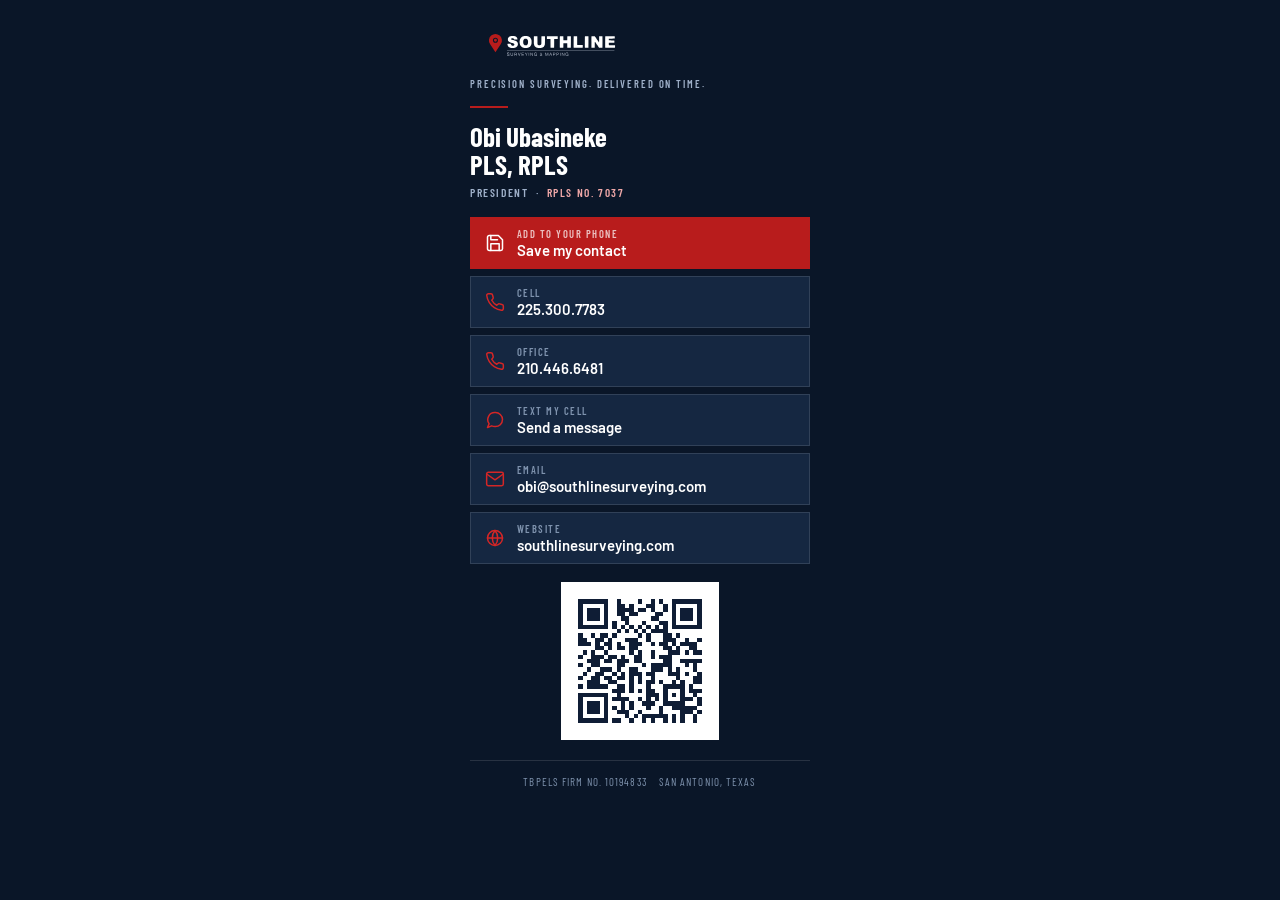
<file: card.html>
<!DOCTYPE html>
<html lang="en">
<head>
<meta charset="utf-8">
<meta name="viewport" content="width=device-width, initial-scale=1, viewport-fit=cover">
<title>Obi Ubasineke, PLS, RPLS | Southline Surveying &amp; Mapping</title>
<meta name="description" content="Contact card for Obi Ubasineke, PLS, RPLS, President of Southline Surveying &amp; Mapping. Save to your phone, call, text or email.">
<link rel="canonical" href="https://southlinesurveying.com/card">
<meta property="og:type" content="profile">
<meta property="og:site_name" content="Southline Surveying &amp; Mapping">
<meta property="og:title" content="Obi Ubasineke, PLS, RPLS | Southline Surveying &amp; Mapping">
<meta property="og:description" content="Precision Surveying. Delivered On Time. Save my contact, call, text or email.">
<meta property="og:url" content="https://southlinesurveying.com/card">
<meta property="og:image" content="https://southlinesurveying.com/assets/og-image.jpg">
<meta name="twitter:card" content="summary_large_image">
<meta name="theme-color" content="#0F1D35">
<link rel="icon" href="/assets/favicon-32.png" type="image/png" sizes="32x32">
<link rel="icon" href="/assets/icon-512.png" type="image/png" sizes="512x512">
<link rel="apple-touch-icon" href="/assets/card-touch-icon.png">
<link rel="manifest" href="/card.webmanifest">
<meta name="apple-mobile-web-app-capable" content="yes">
<meta name="apple-mobile-web-app-status-bar-style" content="black-translucent">
<meta name="apple-mobile-web-app-title" content="Obi Southline">
<link rel="preconnect" href="https://fonts.googleapis.com">
<link rel="preconnect" href="https://fonts.gstatic.com" crossorigin>
<link rel="stylesheet" href="https://fonts.googleapis.com/css2?family=Barlow:wght@400;500;600;700&family=Barlow+Condensed:wght@500;600;700&display=swap">
<style>
  :root{color-scheme:dark;padding-top:env(safe-area-inset-top,0px);
        padding-bottom:env(safe-area-inset-bottom,0px)}
  html,body{margin:0}
  img{max-width:100%}
</style>
<style>
  :root{
    --navy:#0f1d35; --navy-deep:#0a1628; --surface:#152741; --line:rgba(255,255,255,.12);
    --red:#b81c1c; --red-bright:#d42626; --ink:#ffffff; --muted:#9fb0c9; --dim:#7f93ae;
  }
  *{box-sizing:border-box}
  body{background:var(--navy-deep);color:var(--ink);margin:0;
       font-family:Barlow,'Helvetica Neue',Arial,sans-serif}
  .wrap{max-width:380px;margin:0 auto;padding-block:22px 26px;
        padding-left:20px;padding-right:20px}
  .logo{width:164px;height:auto;display:block;max-width:100%}
  .tag{font-family:'Barlow Condensed',Arial,sans-serif;font-size:10.5px;font-weight:600;
       letter-spacing:.18em;color:var(--muted);margin-top:9px}
  .rule{height:2px;background:var(--red);width:38px;margin:16px 0 14px}
  .name{font-family:'Barlow Condensed',Arial,sans-serif;font-size:27px;font-weight:700;
        line-height:1.05;margin:0;text-wrap:balance}
  .sub{font-family:'Barlow Condensed',Arial,sans-serif;font-size:11.5px;font-weight:600;
       letter-spacing:.14em;color:var(--muted);margin-top:6px}
  .sub em{font-style:normal;color:#f0a8a8}

  .actions{display:flex;flex-direction:column;gap:7px;margin-top:18px}
  .act{display:flex;align-items:center;gap:12px;min-height:50px;padding:9px 14px;
       background:var(--surface);border:1px solid var(--line);color:var(--ink);
       text-decoration:none;font-size:15px;font-weight:600;width:100%;
       font-family:inherit;transition:background .15s,border-color .15s}
  .act:hover,.act:focus-visible{background:#1b3052;border-color:rgba(255,255,255,.28)}
  .act:focus-visible{outline:2px solid var(--red-bright);outline-offset:2px}
  .act .ico{flex:0 0 20px;color:var(--red-bright)}
  .act .lbl{display:block;font-family:'Barlow Condensed',Arial,sans-serif;font-size:10.5px;
            font-weight:600;letter-spacing:.14em;color:var(--dim);margin-bottom:1px}
  .act.primary{background:var(--red);border-color:var(--red)}
  .act.primary:hover,.act.primary:focus-visible{background:var(--red-bright);
                                                border-color:var(--red-bright)}
  .act.primary .ico{color:#fff}
  .act.primary .lbl{color:rgba(255,255,255,.72)}

  .qrpad{margin:18px auto 0;background:#fff;padding:9px;width:max-content;line-height:0}
  .qr{width:140px;height:140px;display:block}

  .fine{margin-top:20px;padding-top:14px;border-top:1px solid var(--line);
        font-family:'Barlow Condensed',Arial,sans-serif;font-size:11px;letter-spacing:.1em;
        color:var(--dim);display:flex;flex-wrap:wrap;gap:4px 12px;justify-content:center}
  .toast{position:fixed;left:50%;transform:translateX(-50%);
         bottom:calc(20px + env(safe-area-inset-bottom,0px));
         background:#fff;color:var(--navy);padding:10px 17px;font-size:14px;font-weight:600;
         box-shadow:0 8px 28px rgba(0,0,0,.4);z-index:50}
  .scrim{position:fixed;inset:0;background:rgba(6,14,26,.72);display:flex;
         align-items:flex-end;justify-content:center;z-index:60;padding:16px}
  .sheet{background:var(--surface);border:1px solid var(--line);max-width:380px;width:100%;
         padding:20px 18px calc(20px + env(safe-area-inset-bottom,0px));
         max-height:82vh;overflow-y:auto}
  .sheet h2{font-family:'Barlow Condensed',Arial,sans-serif;font-size:12px;font-weight:700;
            letter-spacing:.18em;color:var(--muted);margin:0 0 9px}
  .sheet p{font-size:14px;line-height:1.5;color:#cfd9e6;margin:0 0 14px}
  .sheet dl{display:grid;grid-template-columns:auto 1fr;gap:7px 13px;margin:0 0 16px;
            font-size:14.5px;align-items:baseline}
  .sheet dt{font-family:'Barlow Condensed',Arial,sans-serif;font-size:11px;font-weight:600;
            letter-spacing:.14em;color:var(--dim)}
  .sheet dd{margin:0;color:var(--ink);word-break:break-word}
  .sheet .row{display:flex;gap:9px}
  .sheet button{flex:1;min-height:50px;font-family:inherit;font-size:15px;font-weight:600;
                cursor:pointer;border:1px solid var(--line);background:transparent;
                color:var(--ink)}
  .sheet button.go{background:var(--red);border-color:var(--red)}
  .sheet button:focus-visible{outline:2px solid var(--red-bright);outline-offset:2px}
</style>
</head>
<body>
<div class="wrap">
  <svg class="logo" xmlns="http://www.w3.org/2000/svg" viewBox="-60.30 -38.40 520.40 145.70" width="2082" height="583">
<path d="M 37.589 31.690 A 20.620 20.620 0 1 0 3.223 31.708 L 20.420 57.600 Z M 12.400 19.650 A 8.050 8.050 0 1 1 28.500 19.650 A 8.050 8.050 0 1 1 12.400 19.650 Z M 15.750 19.650 A 4.700 4.700 0 1 1 25.150 19.650 A 4.700 4.700 0 1 1 15.750 19.650 Z" fill="#B81C1C" fill-rule="evenodd"/>
<g transform="scale(0.05) translate(0.000000,1380.000000) scale(0.100000,-0.100000)" fill="#FFFFFF" fill-rule="evenodd" stroke="none">
<path d="M14695 12600 c-473 -10 -695 -39 -938 -125 -67 -23 -180 -54 -252
-69 -103 -21 -149 -36 -220 -72 -49 -26 -154 -79 -233 -119 -78 -40 -164 -90
-190 -112 -26 -22 -81 -63 -122 -91 -75 -51 -271 -243 -345 -337 -21 -27 -62
-75 -90 -105 -67 -72 -257 -437 -285 -547 -33 -125 -42 -306 -37 -675 6 -446
23 -552 116 -695 21 -33 62 -104 90 -159 59 -114 262 -362 368 -448 213 -175
260 -211 325 -248 40 -22 102 -62 138 -88 82 -60 121 -79 240 -119 52 -17 122
-47 155 -66 117 -69 182 -95 320 -131 77 -20 199 -60 270 -89 156 -64 197 -75
425 -114 131 -22 226 -46 375 -95 110 -35 252 -74 315 -86 217 -40 217 -40
605 -226 207 -98 400 -391 400 -603 -1 -317 -283 -638 -660 -749 -80 -24 -539
-29 -647 -8 -145 29 -451 188 -548 286 -186 186 -227 245 -295 429 -195 525
-198 528 -516 498 -96 -9 -292 -21 -436 -27 -1035 -40 -1150 -50 -1244 -112
-85 -57 -101 -179 -50 -373 16 -60 44 -177 61 -259 36 -171 54 -221 115 -326
24 -41 62 -121 84 -178 45 -113 54 -129 122 -217 25 -33 70 -98 101 -145 133
-206 497 -531 686 -613 46 -20 118 -58 160 -85 97 -61 134 -76 291 -113 69
-16 188 -50 265 -74 333 -108 825 -146 1711 -132 595 9 817 35 1056 126 75 28
197 67 270 86 154 39 192 54 268 102 31 20 106 60 166 89 63 30 138 76 175
106 36 30 101 80 145 112 44 33 107 84 140 115 33 31 91 82 128 114 37 32 88
88 114 125 26 37 74 100 106 141 32 41 83 124 114 185 30 61 71 133 91 161 50
70 77 135 111 261 16 60 45 162 65 228 106 347 108 779 6 1082 -17 49 -46 147
-66 219 -42 155 -59 196 -119 282 -25 36 -64 97 -86 135 -81 144 -396 460
-539 543 -39 22 -100 62 -137 89 -82 61 -147 97 -238 131 -38 14 -110 50 -160
80 -101 61 -143 77 -265 106 -112 26 -203 56 -270 89 -113 56 -192 81 -371
116 -116 22 -242 55 -339 88 -187 64 -248 79 -455 111 -171 27 -355 72 -550
135 -66 21 -156 48 -200 60 -146 40 -214 90 -332 242 -149 193 -119 377 96
593 159 159 228 179 626 179 380 -1 447 -17 625 -150 195 -145 260 -222 334
-394 142 -325 232 -379 562 -336 144 19 378 33 899 51 810 29 813 31 730 454
-44 222 -62 277 -130 398 -30 53 -69 133 -86 177 -37 92 -65 140 -113 194 -18
20 -60 73 -93 117 -69 90 -215 236 -285 283 -26 18 -75 57 -110 88 -38 33
-101 73 -158 101 -52 25 -124 64 -160 86 -106 66 -158 85 -336 126 -93 22
-218 57 -279 80 -148 53 -164 57 -360 81 -157 20 -637 41 -830 38 -38 -1 -214
-5 -390 -8z"/>
<path d="M22650 12594 c-210 -24 -398 -60 -551 -105 -94 -27 -231 -63 -303
-80 -180 -40 -216 -53 -327 -115 -52 -30 -133 -67 -180 -83 -107 -36 -158 -62
-239 -121 -36 -26 -94 -65 -129 -85 -35 -21 -89 -61 -120 -89 -31 -28 -90 -77
-131 -108 -118 -89 -397 -372 -485 -493 -16 -22 -55 -70 -87 -108 -31 -37 -74
-97 -94 -135 -20 -37 -67 -112 -104 -168 -52 -78 -76 -126 -105 -215 -21 -63
-60 -155 -86 -205 -60 -115 -83 -183 -109 -325 -11 -63 -47 -226 -80 -362
-102 -422 -112 -561 -91 -1280 13 -445 22 -526 87 -754 24 -87 56 -219 70
-293 38 -209 49 -246 118 -385 35 -71 78 -175 97 -229 22 -67 50 -124 86 -175
29 -42 74 -116 100 -164 26 -48 70 -116 98 -150 28 -34 78 -98 112 -142 158
-208 489 -524 657 -627 54 -34 121 -81 148 -104 28 -23 84 -57 126 -76 42 -18
115 -53 162 -77 47 -24 118 -61 158 -81 49 -25 108 -45 180 -60 59 -12 193
-50 297 -85 340 -114 587 -139 1350 -140 553 0 554 0 989 46 113 12 220 41
365 98 55 23 162 56 238 75 164 42 185 50 292 115 45 27 124 67 174 88 51 21
121 60 157 87 36 28 103 74 150 103 195 121 663 583 752 742 17 31 62 100 101
154 38 54 88 141 112 195 23 53 62 129 87 167 60 92 74 127 109 272 16 67 47
173 70 235 88 242 106 329 133 628 44 476 46 1081 7 1554 -30 360 -40 412
-116 617 -25 66 -63 186 -84 267 -45 166 -63 213 -115 295 -21 32 -61 108 -90
170 -29 62 -80 149 -113 193 -33 45 -77 111 -97 148 -20 36 -61 92 -90 123
-29 32 -76 87 -106 123 -67 82 -276 281 -355 340 -33 24 -85 65 -115 91 -30
26 -104 77 -165 114 -60 37 -138 86 -172 110 -34 24 -99 56 -145 71 -46 16
-138 57 -204 91 -139 71 -206 92 -390 128 -72 14 -180 41 -240 59 -338 107
-455 119 -1154 121 -316 2 -591 1 -610 -1z m671 -1714 c306 -30 570 -102 688
-189 36 -26 93 -66 126 -88 69 -46 249 -228 285 -288 13 -22 44 -67 68 -100
64 -87 88 -140 128 -278 19 -67 55 -180 79 -252 120 -354 118 -1392 -5 -1790
-16 -52 -46 -160 -66 -238 -69 -271 -216 -494 -454 -694 -154 -130 -310 -200
-630 -284 -103 -27 -441 -31 -540 -6 -264 66 -514 165 -591 234 -30 27 -79 68
-109 92 -109 85 -266 266 -313 360 -24 47 -65 125 -91 173 -76 140 -92 212
-141 658 -14 129 -37 289 -50 355 -27 130 -32 271 -15 405 6 41 19 153 31 248
56 474 108 721 176 837 16 28 54 97 84 154 37 73 75 128 124 180 39 42 89 99
113 128 23 28 68 68 100 89 31 20 87 61 124 91 97 77 146 98 329 143 287 72
355 79 550 60z"/>
<path d="M34219 12466 c-4 -4 -168 -8 -365 -10 -583 -4 -574 3 -586 -481 -13
-585 -28 -1941 -34 -3025 -7 -1576 0 -1507 -188 -1782 -81 -118 -230 -269
-326 -331 -25 -16 -301 -113 -420 -148 -141 -41 -378 -47 -534 -12 -127 28
-452 148 -500 184 -123 93 -221 186 -255 242 -20 33 -63 100 -95 151 -145 224
-142 176 -152 2356 -13 2900 -6 2723 -111 2790 -88 56 -73 55 -1048 55 -1029
0 -975 4 -1066 -85 -71 -69 -67 33 -74 -1835 -9 -2385 -1 -2688 79 -3090 19
-99 45 -242 56 -318 25 -164 48 -244 103 -352 22 -44 63 -141 91 -215 37 -95
71 -164 118 -235 36 -55 81 -127 99 -159 18 -33 58 -87 89 -120 31 -34 76 -86
99 -116 57 -74 271 -274 367 -343 44 -32 104 -78 134 -103 30 -25 96 -65 146
-89 51 -24 126 -67 168 -94 93 -60 156 -85 300 -117 59 -13 174 -47 255 -74
169 -59 302 -84 521 -99 531 -38 621 -41 1064 -41 757 0 1053 32 1370 150 75
27 182 61 238 74 127 30 163 45 252 105 39 26 115 72 169 101 54 30 126 79
160 108 34 30 89 72 121 95 60 40 265 241 404 395 40 44 102 129 138 189 36
59 81 128 99 153 42 57 69 112 102 203 14 39 51 124 83 187 73 146 81 173 129
410 22 107 49 238 60 290 58 276 61 391 61 2734 1 1574 -2 2110 -11 2136 -28
84 -108 133 -242 150 -94 12 -1059 26 -1068 16z"/>
<path d="M40027 12464 c-2 -2 -642 -6 -1423 -8 -1756 -5 -1730 -4 -1807 -96
-48 -57 -48 -61 -45 -830 4 -777 3 -769 56 -831 60 -72 21 -68 904 -75 1238
-9 1233 -8 1285 -114 22 -45 22 -45 33 -2621 6 -1416 14 -2589 19 -2605 27
-96 86 -157 184 -191 82 -29 1842 -28 1930 1 71 23 137 79 168 143 26 53 27
107 42 3933 3 712 9 1304 13 1315 48 131 39 130 1288 139 959 7 909 -1 959
160 28 93 16 1494 -14 1551 -32 63 -87 102 -159 114 -52 9 -3424 23 -3433 15z"/>
<path d="M45709 12465 c-3 -2 -135 -6 -294 -7 -340 -3 -380 -14 -440 -112 -30
-49 -30 -49 -35 -1800 -10 -3343 1 -5252 29 -5313 31 -69 86 -118 158 -140
119 -37 1868 -17 1947 22 118 58 114 8 126 1483 10 1277 10 1277 33 1322 51
104 74 107 927 115 1184 11 1383 -1 1453 -84 46 -55 46 -52 57 -1364 13 -1379
9 -1315 73 -1399 88 -116 61 -113 1096 -113 711 0 935 3 967 12 81 25 138 80
166 162 21 60 24 6986 3 7058 -19 65 -65 114 -132 139 -71 28 -1850 35 -1950
8 -79 -20 -147 -65 -181 -118 -30 -46 -31 -86 -50 -1616 -10 -765 -8 -746 -81
-819 -66 -66 -47 -64 -771 -68 -897 -5 -1442 6 -1493 31 -107 52 -106 37 -117
1312 -12 1279 -4 1205 -134 1259 -59 25 -1335 53 -1357 30z"/>
<path d="M54345 12461 c-510 -8 -536 -15 -600 -144 -28 -59 -43 -6914 -14
-7020 27 -101 93 -176 174 -196 62 -15 5332 -16 5405 0 78 17 139 63 175 133
32 64 54 1337 25 1447 -46 168 -39 168 -2261 174 -1241 3 -1157 -1 -1213 65
-66 79 -70 318 -75 4176 -1 1269 1 1219 -63 1281 -86 83 -417 101 -1553 84z"/>
<path d="M61090 12464 c-116 -22 -191 -68 -225 -138 -30 -61 -36 -6983 -7
-7070 49 -143 100 -158 567 -168 1554 -33 1637 -24 1700 186 26 86 22 6985 -4
7041 -36 78 -111 120 -244 137 -82 10 -1739 21 -1787 12z"/>
<path d="M65430 12461 c-322 -7 -344 -14 -394 -114 -29 -58 -29 -58 -29 -3550
0 -3900 -6 -3564 69 -3647 57 -62 30 -61 976 -58 962 3 894 -2 977 73 91 82
85 13 92 1130 8 1267 26 2375 40 2442 29 145 152 151 237 12 20 -33 67 -101
105 -150 37 -50 80 -116 96 -147 16 -31 63 -103 104 -159 41 -57 89 -127 105
-157 17 -29 60 -89 96 -132 37 -43 82 -109 101 -146 20 -37 62 -103 95 -147
32 -44 82 -117 110 -162 28 -45 70 -104 94 -133 24 -28 67 -91 95 -139 28 -49
75 -119 104 -156 29 -37 74 -105 100 -152 26 -46 71 -112 101 -147 29 -34 70
-92 92 -129 21 -37 67 -102 100 -144 34 -43 82 -114 107 -157 26 -44 73 -113
105 -154 32 -40 77 -104 100 -143 22 -38 64 -100 94 -137 29 -36 71 -99 92
-140 21 -40 72 -116 111 -170 40 -53 87 -123 104 -155 18 -32 75 -113 129
-180 202 -252 178 -247 1083 -239 1158 11 1109 4 1171 156 29 71 40 1832 32
4955 -6 2340 2 2185 -117 2247 -45 24 -981 48 -1227 32 -52 -3 -185 -6 -295
-5 -287 1 -356 -16 -428 -100 -55 -63 -54 -52 -57 -1239 -5 -2324 -8 -2401
-78 -2439 -80 -43 -158 4 -234 141 -25 46 -67 110 -93 143 -26 33 -65 92 -87
130 -23 39 -70 106 -104 149 -35 44 -80 111 -100 149 -20 38 -65 108 -101 154
-35 46 -82 113 -104 150 -23 36 -67 97 -99 135 -32 38 -79 108 -104 157 -26
48 -69 115 -96 148 -27 33 -70 96 -96 139 -26 44 -73 111 -105 149 -31 39 -78
108 -104 155 -26 47 -70 113 -97 147 -27 35 -72 101 -99 148 -27 47 -71 113
-99 145 -27 33 -68 93 -91 132 -23 40 -70 109 -104 153 -34 44 -83 116 -109
160 -27 44 -70 105 -97 136 -26 30 -69 91 -94 134 -26 44 -71 110 -101 148
-30 38 -75 108 -101 156 -25 47 -70 115 -98 151 -28 36 -65 83 -80 105 -76
107 -124 138 -242 161 -78 15 -949 17 -1553 5z"/>
<path d="M74105 12460 c-225 -16 -290 -42 -334 -133 -29 -61 -34 -6977 -5
-7065 22 -67 58 -115 107 -143 48 -27 1120 -39 3687 -41 1958 -2 2133 4 2281
80 68 34 132 62 142 62 22 0 27 1478 5 1484 -7 1 -65 20 -128 42 -130 44 -382
49 -2390 53 -1325 3 -1357 5 -1407 112 -25 52 -45 1086 -24 1167 43 156 -30
150 1746 162 1490 11 1586 14 1664 52 120 60 136 165 127 823 -6 503 -15 557
-95 612 -61 41 -108 43 -1661 53 -1629 11 -1650 12 -1724 63 -63 44 -66 63
-62 474 4 409 6 423 72 485 79 73 114 75 1874 88 1737 13 1712 12 1777 82 69
74 68 61 68 718 0 595 0 595 -25 644 -33 65 -81 103 -149 116 -71 13 -5362 23
-5546 10z"/>
</g>
<g fill="#B8C0D0" fill-rule="nonzero" stroke="none">
<g transform="translate(56.338,68.900) scale(0.013786,-0.013786)"><path d="M621 200C621 290 565 356 466 383L283 432C195 455 163 484 163 540C163 614 228 669 326 669C442 669 508 616 508 521H596C596 664 497 747 329 747C169 747 70 659 70 527C70 438 117 382 213 357L394 309C486 285 528 248 528 191C528 111 468 64 342 64C204 64 136 133 136 237H48C48 65 164 -18 336 -18C521 -18 621 70 621 200Z"/></g>
<g transform="translate(67.465,68.900) scale(0.013786,-0.013786)"><path d="M645 222V729H552V222C552 124 481 64 364 64C255 64 178 116 178 222V729H85V222C85 74 191 -18 364 -18C535 -18 645 76 645 222Z"/></g>
<g transform="translate(79.351,68.900) scale(0.013786,-0.013786)"><path d="M679 0V23C644 47 636 73 635 170C633 290 615 326 536 360C618 400 651 451 651 534C651 660 572 729 429 729H93V0H186V314H426C508 314 547 274 546 184L545 119C544 74 553 30 566 0ZM554 521C554 435 510 396 411 396H186V647H411C515 647 554 603 554 521Z"/></g>
<g transform="translate(91.236,68.900) scale(0.013786,-0.013786)"><path d="M645 729H546L344 112L130 729H30L292 0H392Z"/></g>
<g transform="translate(102.363,68.900) scale(0.013786,-0.013786)"><path d="M613 0V82H183V332H580V414H183V647H595V729H90V0Z"/></g>
<g transform="translate(113.490,68.900) scale(0.013786,-0.013786)"><path d="M661 729H550L342 374L128 729H13L294 286V0H387V286Z"/></g>
<g transform="translate(124.617,68.900) scale(0.013786,-0.013786)"><path d="M193 0V729H100V0Z"/></g>
<g transform="translate(130.381,68.900) scale(0.013786,-0.013786)"><path d="M646 0V729H558V133L177 729H76V0H164V591L541 0Z"/></g>
<g transform="translate(142.267,68.900) scale(0.013786,-0.013786)"><path d="M709 0V385H405V303H627V283C627 153 531 64 398 64C233 64 137 184 137 362C137 541 239 665 393 665C504 665 584 602 604 508H699C673 656 561 747 394 747C171 747 44 575 44 357C44 133 181 -18 378 -18C477 -18 556 17 627 96L650 0Z"/></g>
<g transform="translate(160.688,68.900) scale(0.013786,-0.013786)"><path d="M637 0 515 151C552 208 573 274 573 334H493C493 297 482 251 462 215L329 378C433 437 467 480 467 552C467 644 399 709 304 709C209 709 133 640 133 552C133 505 152 467 214 389C90 317 52 267 52 176C52 56 134 -23 257 -23C341 -23 382 -4 466 78L528 0ZM388 554C388 509 363 480 285 431C224 501 215 518 215 553C215 605 249 639 301 639C351 639 388 603 388 554ZM418 137C362 78 319 55 267 55C195 55 136 113 136 183C136 239 167 279 258 337Z"/></g>
<g transform="translate(177.579,68.900) scale(0.013786,-0.013786)"><path d="M761 0V729H632L420 94L204 729H75V0H163V611L370 0H468L673 611V0Z"/></g>
<g transform="translate(190.995,68.900) scale(0.013786,-0.013786)"><path d="M653 0 397 729H277L17 0H116L193 219H474L549 0ZM448 297H216L336 629Z"/></g>
<g transform="translate(202.122,68.900) scale(0.013786,-0.013786)"><path d="M617 515C617 652 536 729 392 729H91V0H184V309H413C533 309 617 394 617 515ZM520 519C520 439 467 391 378 391H184V647H378C467 647 520 599 520 519Z"/></g>
<g transform="translate(213.249,68.900) scale(0.013786,-0.013786)"><path d="M617 515C617 652 536 729 392 729H91V0H184V309H413C533 309 617 394 617 515ZM520 519C520 439 467 391 378 391H184V647H378C467 647 520 599 520 519Z"/></g>
<g transform="translate(224.376,68.900) scale(0.013786,-0.013786)"><path d="M193 0V729H100V0Z"/></g>
<g transform="translate(230.140,68.900) scale(0.013786,-0.013786)"><path d="M646 0V729H558V133L177 729H76V0H164V591L541 0Z"/></g>
<g transform="translate(242.026,68.900) scale(0.013786,-0.013786)"><path d="M709 0V385H405V303H627V283C627 153 531 64 398 64C233 64 137 184 137 362C137 541 239 665 393 665C504 665 584 602 604 508H699C673 656 561 747 394 747C171 747 44 575 44 357C44 133 181 -18 378 -18C477 -18 556 17 627 96L650 0Z"/></g>
</g>
<rect x="57.0" y="51.85" width="340.8" height="1.05" fill="#B8C0D0"/>
</svg>
  <div class="tag">PRECISION SURVEYING. DELIVERED ON TIME.</div>
  <div class="rule"></div>

  <h1 class="name">Obi Ubasineke<br>PLS, RPLS</h1>
  <div class="sub">PRESIDENT &nbsp;&middot;&nbsp; <em>RPLS NO. 7037</em></div>

  <div class="actions">
    <a class="act primary" id="saveBtn" href="/obi.vcf">
      <svg class="ico" viewBox="0 0 24 24" width="20" height="20" fill="none" stroke="currentColor" stroke-width="1.8" stroke-linecap="round" stroke-linejoin="round" aria-hidden="true"><path d="M19 21H5a2 2 0 0 1-2-2V5a2 2 0 0 1 2-2h11l5 5v11a2 2 0 0 1-2 2Z"/><path d="M17 21v-8H7v8M7 3v5h8"/></svg>
      <span><span class="lbl">ADD TO YOUR PHONE</span>Save my contact</span>
    </a>

    <a class="act" href="tel:+12253007783">
      <svg class="ico" viewBox="0 0 24 24" width="20" height="20" fill="none" stroke="currentColor" stroke-width="1.8" stroke-linecap="round" stroke-linejoin="round" aria-hidden="true"><path d="M22 16.9v3a2 2 0 0 1-2.2 2 19.8 19.8 0 0 1-8.6-3.1 19.5 19.5 0 0 1-6-6A19.8 19.8 0 0 1 2.1 4.2 2 2 0 0 1 4.1 2h3a2 2 0 0 1 2 1.7c.1.9.4 1.8.7 2.7a2 2 0 0 1-.5 2.1L8.1 9.9a16 16 0 0 0 6 6l1.4-1.2a2 2 0 0 1 2.1-.5c.9.3 1.8.6 2.7.7a2 2 0 0 1 1.7 2Z"/></svg>
      <span><span class="lbl">CELL</span>225.300.7783</span>
    </a>

    <a class="act" href="tel:+12104466481">
      <svg class="ico" viewBox="0 0 24 24" width="20" height="20" fill="none" stroke="currentColor" stroke-width="1.8" stroke-linecap="round" stroke-linejoin="round" aria-hidden="true"><path d="M22 16.9v3a2 2 0 0 1-2.2 2 19.8 19.8 0 0 1-8.6-3.1 19.5 19.5 0 0 1-6-6A19.8 19.8 0 0 1 2.1 4.2 2 2 0 0 1 4.1 2h3a2 2 0 0 1 2 1.7c.1.9.4 1.8.7 2.7a2 2 0 0 1-.5 2.1L8.1 9.9a16 16 0 0 0 6 6l1.4-1.2a2 2 0 0 1 2.1-.5c.9.3 1.8.6 2.7.7a2 2 0 0 1 1.7 2Z"/></svg>
      <span><span class="lbl">OFFICE</span>210.446.6481</span>
    </a>

    <a class="act" href="sms:+12253007783">
      <svg class="ico" viewBox="0 0 24 24" width="20" height="20" fill="none" stroke="currentColor" stroke-width="1.8" stroke-linecap="round" stroke-linejoin="round" aria-hidden="true"><path d="M21 11.5a8.4 8.4 0 0 1-9 8.4 8.9 8.9 0 0 1-4-.9L3 21l1.9-4.6A8.4 8.4 0 0 1 12 3.1a8.4 8.4 0 0 1 9 8.4Z"/></svg>
      <span><span class="lbl">TEXT MY CELL</span>Send a message</span>
    </a>

    <a class="act" href="mailto:obi@southlinesurveying.com">
      <svg class="ico" viewBox="0 0 24 24" width="20" height="20" fill="none" stroke="currentColor" stroke-width="1.8" stroke-linecap="round" stroke-linejoin="round" aria-hidden="true"><path d="M4 4h16a2 2 0 0 1 2 2v12a2 2 0 0 1-2 2H4a2 2 0 0 1-2-2V6a2 2 0 0 1 2-2Z"/><path d="m22 6-10 7L2 6"/></svg>
      <span><span class="lbl">EMAIL</span>obi@southlinesurveying.com</span>
    </a>

    <a class="act" href="https://southlinesurveying.com">
      <svg class="ico" viewBox="0 0 24 24" width="20" height="20" fill="none" stroke="currentColor" stroke-width="1.8" stroke-linecap="round" stroke-linejoin="round" aria-hidden="true"><circle cx="12" cy="12" r="9"/><path d="M3 12h18M12 3a14 14 0 0 1 0 18 14 14 0 0 1 0-18Z"/></svg>
      <span><span class="lbl">WEBSITE</span>southlinesurveying.com</span>
    </a>
  </div>

  <div class="qrpad"><svg class="qr" xmlns="http://www.w3.org/2000/svg" viewBox="0 0 33 33" shape-rendering="crispEdges"><rect width="33" height="33" fill="#ffffff"/><g fill="#0f1d35"><rect x="2" y="2" width="1" height="1"/><rect x="3" y="2" width="1" height="1"/><rect x="4" y="2" width="1" height="1"/><rect x="5" y="2" width="1" height="1"/><rect x="6" y="2" width="1" height="1"/><rect x="7" y="2" width="1" height="1"/><rect x="8" y="2" width="1" height="1"/><rect x="11" y="2" width="1" height="1"/><rect x="16" y="2" width="1" height="1"/><rect x="19" y="2" width="1" height="1"/><rect x="21" y="2" width="1" height="1"/><rect x="24" y="2" width="1" height="1"/><rect x="25" y="2" width="1" height="1"/><rect x="26" y="2" width="1" height="1"/><rect x="27" y="2" width="1" height="1"/><rect x="28" y="2" width="1" height="1"/><rect x="29" y="2" width="1" height="1"/><rect x="30" y="2" width="1" height="1"/><rect x="2" y="3" width="1" height="1"/><rect x="8" y="3" width="1" height="1"/><rect x="11" y="3" width="1" height="1"/><rect x="12" y="3" width="1" height="1"/><rect x="14" y="3" width="1" height="1"/><rect x="18" y="3" width="1" height="1"/><rect x="19" y="3" width="1" height="1"/><rect x="22" y="3" width="1" height="1"/><rect x="24" y="3" width="1" height="1"/><rect x="30" y="3" width="1" height="1"/><rect x="2" y="4" width="1" height="1"/><rect x="4" y="4" width="1" height="1"/><rect x="5" y="4" width="1" height="1"/><rect x="6" y="4" width="1" height="1"/><rect x="8" y="4" width="1" height="1"/><rect x="11" y="4" width="1" height="1"/><rect x="12" y="4" width="1" height="1"/><rect x="13" y="4" width="1" height="1"/><rect x="14" y="4" width="1" height="1"/><rect x="16" y="4" width="1" height="1"/><rect x="17" y="4" width="1" height="1"/><rect x="19" y="4" width="1" height="1"/><rect x="22" y="4" width="1" height="1"/><rect x="24" y="4" width="1" height="1"/><rect x="26" y="4" width="1" height="1"/><rect x="27" y="4" width="1" height="1"/><rect x="28" y="4" width="1" height="1"/><rect x="30" y="4" width="1" height="1"/><rect x="2" y="5" width="1" height="1"/><rect x="4" y="5" width="1" height="1"/><rect x="5" y="5" width="1" height="1"/><rect x="6" y="5" width="1" height="1"/><rect x="8" y="5" width="1" height="1"/><rect x="11" y="5" width="1" height="1"/><rect x="12" y="5" width="1" height="1"/><rect x="14" y="5" width="1" height="1"/><rect x="15" y="5" width="1" height="1"/><rect x="20" y="5" width="1" height="1"/><rect x="21" y="5" width="1" height="1"/><rect x="24" y="5" width="1" height="1"/><rect x="26" y="5" width="1" height="1"/><rect x="27" y="5" width="1" height="1"/><rect x="28" y="5" width="1" height="1"/><rect x="30" y="5" width="1" height="1"/><rect x="2" y="6" width="1" height="1"/><rect x="4" y="6" width="1" height="1"/><rect x="5" y="6" width="1" height="1"/><rect x="6" y="6" width="1" height="1"/><rect x="8" y="6" width="1" height="1"/><rect x="12" y="6" width="1" height="1"/><rect x="13" y="6" width="1" height="1"/><rect x="19" y="6" width="1" height="1"/><rect x="20" y="6" width="1" height="1"/><rect x="24" y="6" width="1" height="1"/><rect x="26" y="6" width="1" height="1"/><rect x="27" y="6" width="1" height="1"/><rect x="28" y="6" width="1" height="1"/><rect x="30" y="6" width="1" height="1"/><rect x="2" y="7" width="1" height="1"/><rect x="8" y="7" width="1" height="1"/><rect x="10" y="7" width="1" height="1"/><rect x="13" y="7" width="1" height="1"/><rect x="17" y="7" width="1" height="1"/><rect x="21" y="7" width="1" height="1"/><rect x="22" y="7" width="1" height="1"/><rect x="24" y="7" width="1" height="1"/><rect x="30" y="7" width="1" height="1"/><rect x="2" y="8" width="1" height="1"/><rect x="3" y="8" width="1" height="1"/><rect x="4" y="8" width="1" height="1"/><rect x="5" y="8" width="1" height="1"/><rect x="6" y="8" width="1" height="1"/><rect x="7" y="8" width="1" height="1"/><rect x="8" y="8" width="1" height="1"/><rect x="10" y="8" width="1" height="1"/><rect x="12" y="8" width="1" height="1"/><rect x="14" y="8" width="1" height="1"/><rect x="16" y="8" width="1" height="1"/><rect x="18" y="8" width="1" height="1"/><rect x="20" y="8" width="1" height="1"/><rect x="22" y="8" width="1" height="1"/><rect x="24" y="8" width="1" height="1"/><rect x="25" y="8" width="1" height="1"/><rect x="26" y="8" width="1" height="1"/><rect x="27" y="8" width="1" height="1"/><rect x="28" y="8" width="1" height="1"/><rect x="29" y="8" width="1" height="1"/><rect x="30" y="8" width="1" height="1"/><rect x="11" y="9" width="1" height="1"/><rect x="13" y="9" width="1" height="1"/><rect x="15" y="9" width="1" height="1"/><rect x="17" y="9" width="1" height="1"/><rect x="19" y="9" width="1" height="1"/><rect x="20" y="9" width="1" height="1"/><rect x="21" y="9" width="1" height="1"/><rect x="22" y="9" width="1" height="1"/><rect x="2" y="10" width="1" height="1"/><rect x="5" y="10" width="1" height="1"/><rect x="7" y="10" width="1" height="1"/><rect x="8" y="10" width="1" height="1"/><rect x="10" y="10" width="1" height="1"/><rect x="16" y="10" width="1" height="1"/><rect x="18" y="10" width="1" height="1"/><rect x="22" y="10" width="1" height="1"/><rect x="23" y="10" width="1" height="1"/><rect x="25" y="10" width="1" height="1"/><rect x="2" y="11" width="1" height="1"/><rect x="3" y="11" width="1" height="1"/><rect x="6" y="11" width="1" height="1"/><rect x="7" y="11" width="1" height="1"/><rect x="9" y="11" width="1" height="1"/><rect x="13" y="11" width="1" height="1"/><rect x="14" y="11" width="1" height="1"/><rect x="15" y="11" width="1" height="1"/><rect x="18" y="11" width="1" height="1"/><rect x="22" y="11" width="1" height="1"/><rect x="23" y="11" width="1" height="1"/><rect x="24" y="11" width="1" height="1"/><rect x="27" y="11" width="1" height="1"/><rect x="30" y="11" width="1" height="1"/><rect x="2" y="12" width="1" height="1"/><rect x="3" y="12" width="1" height="1"/><rect x="4" y="12" width="1" height="1"/><rect x="6" y="12" width="1" height="1"/><rect x="8" y="12" width="1" height="1"/><rect x="9" y="12" width="1" height="1"/><rect x="11" y="12" width="1" height="1"/><rect x="14" y="12" width="1" height="1"/><rect x="15" y="12" width="1" height="1"/><rect x="16" y="12" width="1" height="1"/><rect x="19" y="12" width="1" height="1"/><rect x="21" y="12" width="1" height="1"/><rect x="22" y="12" width="1" height="1"/><rect x="24" y="12" width="1" height="1"/><rect x="26" y="12" width="1" height="1"/><rect x="27" y="12" width="1" height="1"/><rect x="28" y="12" width="1" height="1"/><rect x="29" y="12" width="1" height="1"/><rect x="6" y="13" width="1" height="1"/><rect x="7" y="13" width="1" height="1"/><rect x="9" y="13" width="1" height="1"/><rect x="11" y="13" width="1" height="1"/><rect x="12" y="13" width="1" height="1"/><rect x="14" y="13" width="1" height="1"/><rect x="15" y="13" width="1" height="1"/><rect x="22" y="13" width="1" height="1"/><rect x="23" y="13" width="1" height="1"/><rect x="25" y="13" width="1" height="1"/><rect x="28" y="13" width="1" height="1"/><rect x="29" y="13" width="1" height="1"/><rect x="3" y="14" width="1" height="1"/><rect x="5" y="14" width="1" height="1"/><rect x="8" y="14" width="1" height="1"/><rect x="14" y="14" width="1" height="1"/><rect x="16" y="14" width="1" height="1"/><rect x="19" y="14" width="1" height="1"/><rect x="23" y="14" width="1" height="1"/><rect x="24" y="14" width="1" height="1"/><rect x="25" y="14" width="1" height="1"/><rect x="27" y="14" width="1" height="1"/><rect x="29" y="14" width="1" height="1"/><rect x="30" y="14" width="1" height="1"/><rect x="2" y="15" width="1" height="1"/><rect x="5" y="15" width="1" height="1"/><rect x="6" y="15" width="1" height="1"/><rect x="7" y="15" width="1" height="1"/><rect x="9" y="15" width="1" height="1"/><rect x="10" y="15" width="1" height="1"/><rect x="12" y="15" width="1" height="1"/><rect x="15" y="15" width="1" height="1"/><rect x="16" y="15" width="1" height="1"/><rect x="19" y="15" width="1" height="1"/><rect x="21" y="15" width="1" height="1"/><rect x="22" y="15" width="1" height="1"/><rect x="23" y="15" width="1" height="1"/><rect x="4" y="16" width="1" height="1"/><rect x="5" y="16" width="1" height="1"/><rect x="6" y="16" width="1" height="1"/><rect x="8" y="16" width="1" height="1"/><rect x="9" y="16" width="1" height="1"/><rect x="11" y="16" width="1" height="1"/><rect x="12" y="16" width="1" height="1"/><rect x="13" y="16" width="1" height="1"/><rect x="15" y="16" width="1" height="1"/><rect x="16" y="16" width="1" height="1"/><rect x="22" y="16" width="1" height="1"/><rect x="23" y="16" width="1" height="1"/><rect x="26" y="16" width="1" height="1"/><rect x="27" y="16" width="1" height="1"/><rect x="28" y="16" width="1" height="1"/><rect x="29" y="16" width="1" height="1"/><rect x="30" y="16" width="1" height="1"/><rect x="2" y="17" width="1" height="1"/><rect x="5" y="17" width="1" height="1"/><rect x="6" y="17" width="1" height="1"/><rect x="11" y="17" width="1" height="1"/><rect x="12" y="17" width="1" height="1"/><rect x="17" y="17" width="1" height="1"/><rect x="19" y="17" width="1" height="1"/><rect x="20" y="17" width="1" height="1"/><rect x="21" y="17" width="1" height="1"/><rect x="22" y="17" width="1" height="1"/><rect x="23" y="17" width="1" height="1"/><rect x="27" y="17" width="1" height="1"/><rect x="29" y="17" width="1" height="1"/><rect x="4" y="18" width="1" height="1"/><rect x="7" y="18" width="1" height="1"/><rect x="8" y="18" width="1" height="1"/><rect x="9" y="18" width="1" height="1"/><rect x="11" y="18" width="1" height="1"/><rect x="14" y="18" width="1" height="1"/><rect x="15" y="18" width="1" height="1"/><rect x="19" y="18" width="1" height="1"/><rect x="20" y="18" width="1" height="1"/><rect x="21" y="18" width="1" height="1"/><rect x="23" y="18" width="1" height="1"/><rect x="25" y="18" width="1" height="1"/><rect x="29" y="18" width="1" height="1"/><rect x="3" y="19" width="1" height="1"/><rect x="6" y="19" width="1" height="1"/><rect x="7" y="19" width="1" height="1"/><rect x="10" y="19" width="1" height="1"/><rect x="12" y="19" width="1" height="1"/><rect x="14" y="19" width="1" height="1"/><rect x="15" y="19" width="1" height="1"/><rect x="16" y="19" width="1" height="1"/><rect x="18" y="19" width="1" height="1"/><rect x="19" y="19" width="1" height="1"/><rect x="23" y="19" width="1" height="1"/><rect x="24" y="19" width="1" height="1"/><rect x="25" y="19" width="1" height="1"/><rect x="27" y="19" width="1" height="1"/><rect x="30" y="19" width="1" height="1"/><rect x="2" y="20" width="1" height="1"/><rect x="5" y="20" width="1" height="1"/><rect x="6" y="20" width="1" height="1"/><rect x="8" y="20" width="1" height="1"/><rect x="9" y="20" width="1" height="1"/><rect x="11" y="20" width="1" height="1"/><rect x="12" y="20" width="1" height="1"/><rect x="14" y="20" width="1" height="1"/><rect x="16" y="20" width="1" height="1"/><rect x="19" y="20" width="1" height="1"/><rect x="25" y="20" width="1" height="1"/><rect x="29" y="20" width="1" height="1"/><rect x="30" y="20" width="1" height="1"/><rect x="4" y="21" width="1" height="1"/><rect x="5" y="21" width="1" height="1"/><rect x="6" y="21" width="1" height="1"/><rect x="9" y="21" width="1" height="1"/><rect x="10" y="21" width="1" height="1"/><rect x="14" y="21" width="1" height="1"/><rect x="16" y="21" width="1" height="1"/><rect x="18" y="21" width="1" height="1"/><rect x="19" y="21" width="1" height="1"/><rect x="21" y="21" width="1" height="1"/><rect x="24" y="21" width="1" height="1"/><rect x="26" y="21" width="1" height="1"/><rect x="29" y="21" width="1" height="1"/><rect x="30" y="21" width="1" height="1"/><rect x="2" y="22" width="1" height="1"/><rect x="4" y="22" width="1" height="1"/><rect x="5" y="22" width="1" height="1"/><rect x="6" y="22" width="1" height="1"/><rect x="7" y="22" width="1" height="1"/><rect x="8" y="22" width="1" height="1"/><rect x="11" y="22" width="1" height="1"/><rect x="12" y="22" width="1" height="1"/><rect x="14" y="22" width="1" height="1"/><rect x="18" y="22" width="1" height="1"/><rect x="22" y="22" width="1" height="1"/><rect x="23" y="22" width="1" height="1"/><rect x="24" y="22" width="1" height="1"/><rect x="25" y="22" width="1" height="1"/><rect x="26" y="22" width="1" height="1"/><rect x="28" y="22" width="1" height="1"/><rect x="10" y="23" width="1" height="1"/><rect x="11" y="23" width="1" height="1"/><rect x="12" y="23" width="1" height="1"/><rect x="14" y="23" width="1" height="1"/><rect x="16" y="23" width="1" height="1"/><rect x="18" y="23" width="1" height="1"/><rect x="19" y="23" width="1" height="1"/><rect x="22" y="23" width="1" height="1"/><rect x="26" y="23" width="1" height="1"/><rect x="28" y="23" width="1" height="1"/><rect x="29" y="23" width="1" height="1"/><rect x="30" y="23" width="1" height="1"/><rect x="2" y="24" width="1" height="1"/><rect x="3" y="24" width="1" height="1"/><rect x="4" y="24" width="1" height="1"/><rect x="5" y="24" width="1" height="1"/><rect x="6" y="24" width="1" height="1"/><rect x="7" y="24" width="1" height="1"/><rect x="8" y="24" width="1" height="1"/><rect x="11" y="24" width="1" height="1"/><rect x="18" y="24" width="1" height="1"/><rect x="19" y="24" width="1" height="1"/><rect x="20" y="24" width="1" height="1"/><rect x="22" y="24" width="1" height="1"/><rect x="24" y="24" width="1" height="1"/><rect x="26" y="24" width="1" height="1"/><rect x="29" y="24" width="1" height="1"/><rect x="2" y="25" width="1" height="1"/><rect x="8" y="25" width="1" height="1"/><rect x="10" y="25" width="1" height="1"/><rect x="11" y="25" width="1" height="1"/><rect x="12" y="25" width="1" height="1"/><rect x="13" y="25" width="1" height="1"/><rect x="16" y="25" width="1" height="1"/><rect x="18" y="25" width="1" height="1"/><rect x="20" y="25" width="1" height="1"/><rect x="22" y="25" width="1" height="1"/><rect x="26" y="25" width="1" height="1"/><rect x="27" y="25" width="1" height="1"/><rect x="28" y="25" width="1" height="1"/><rect x="30" y="25" width="1" height="1"/><rect x="2" y="26" width="1" height="1"/><rect x="4" y="26" width="1" height="1"/><rect x="5" y="26" width="1" height="1"/><rect x="6" y="26" width="1" height="1"/><rect x="8" y="26" width="1" height="1"/><rect x="12" y="26" width="1" height="1"/><rect x="14" y="26" width="1" height="1"/><rect x="17" y="26" width="1" height="1"/><rect x="18" y="26" width="1" height="1"/><rect x="19" y="26" width="1" height="1"/><rect x="22" y="26" width="1" height="1"/><rect x="23" y="26" width="1" height="1"/><rect x="24" y="26" width="1" height="1"/><rect x="25" y="26" width="1" height="1"/><rect x="26" y="26" width="1" height="1"/><rect x="30" y="26" width="1" height="1"/><rect x="2" y="27" width="1" height="1"/><rect x="4" y="27" width="1" height="1"/><rect x="5" y="27" width="1" height="1"/><rect x="6" y="27" width="1" height="1"/><rect x="8" y="27" width="1" height="1"/><rect x="10" y="27" width="1" height="1"/><rect x="12" y="27" width="1" height="1"/><rect x="14" y="27" width="1" height="1"/><rect x="18" y="27" width="1" height="1"/><rect x="21" y="27" width="1" height="1"/><rect x="24" y="27" width="1" height="1"/><rect x="25" y="27" width="1" height="1"/><rect x="26" y="27" width="1" height="1"/><rect x="27" y="27" width="1" height="1"/><rect x="28" y="27" width="1" height="1"/><rect x="29" y="27" width="1" height="1"/><rect x="2" y="28" width="1" height="1"/><rect x="4" y="28" width="1" height="1"/><rect x="5" y="28" width="1" height="1"/><rect x="6" y="28" width="1" height="1"/><rect x="8" y="28" width="1" height="1"/><rect x="11" y="28" width="1" height="1"/><rect x="12" y="28" width="1" height="1"/><rect x="13" y="28" width="1" height="1"/><rect x="16" y="28" width="1" height="1"/><rect x="21" y="28" width="1" height="1"/><rect x="26" y="28" width="1" height="1"/><rect x="27" y="28" width="1" height="1"/><rect x="28" y="28" width="1" height="1"/><rect x="30" y="28" width="1" height="1"/><rect x="2" y="29" width="1" height="1"/><rect x="8" y="29" width="1" height="1"/><rect x="13" y="29" width="1" height="1"/><rect x="15" y="29" width="1" height="1"/><rect x="17" y="29" width="1" height="1"/><rect x="18" y="29" width="1" height="1"/><rect x="19" y="29" width="1" height="1"/><rect x="20" y="29" width="1" height="1"/><rect x="21" y="29" width="1" height="1"/><rect x="22" y="29" width="1" height="1"/><rect x="24" y="29" width="1" height="1"/><rect x="26" y="29" width="1" height="1"/><rect x="29" y="29" width="1" height="1"/><rect x="2" y="30" width="1" height="1"/><rect x="3" y="30" width="1" height="1"/><rect x="4" y="30" width="1" height="1"/><rect x="5" y="30" width="1" height="1"/><rect x="6" y="30" width="1" height="1"/><rect x="7" y="30" width="1" height="1"/><rect x="8" y="30" width="1" height="1"/><rect x="10" y="30" width="1" height="1"/><rect x="11" y="30" width="1" height="1"/><rect x="14" y="30" width="1" height="1"/><rect x="17" y="30" width="1" height="1"/><rect x="19" y="30" width="1" height="1"/><rect x="22" y="30" width="1" height="1"/><rect x="24" y="30" width="1" height="1"/><rect x="26" y="30" width="1" height="1"/><rect x="29" y="30" width="1" height="1"/></g></svg></div>

  <div class="fine">
    <span>TBPELS FIRM NO. 10194833</span>
    <span>SAN ANTONIO, TEXAS</span>
  </div>
</div>
<script>
document.getElementById('saveBtn').addEventListener('click', ()=>{
  const t=document.createElement('div');t.className='toast';
  t.textContent='Opening contact card';
  document.body.appendChild(t);setTimeout(()=>t.remove(),2600);
});
</script>
</body>
</html>
</file>
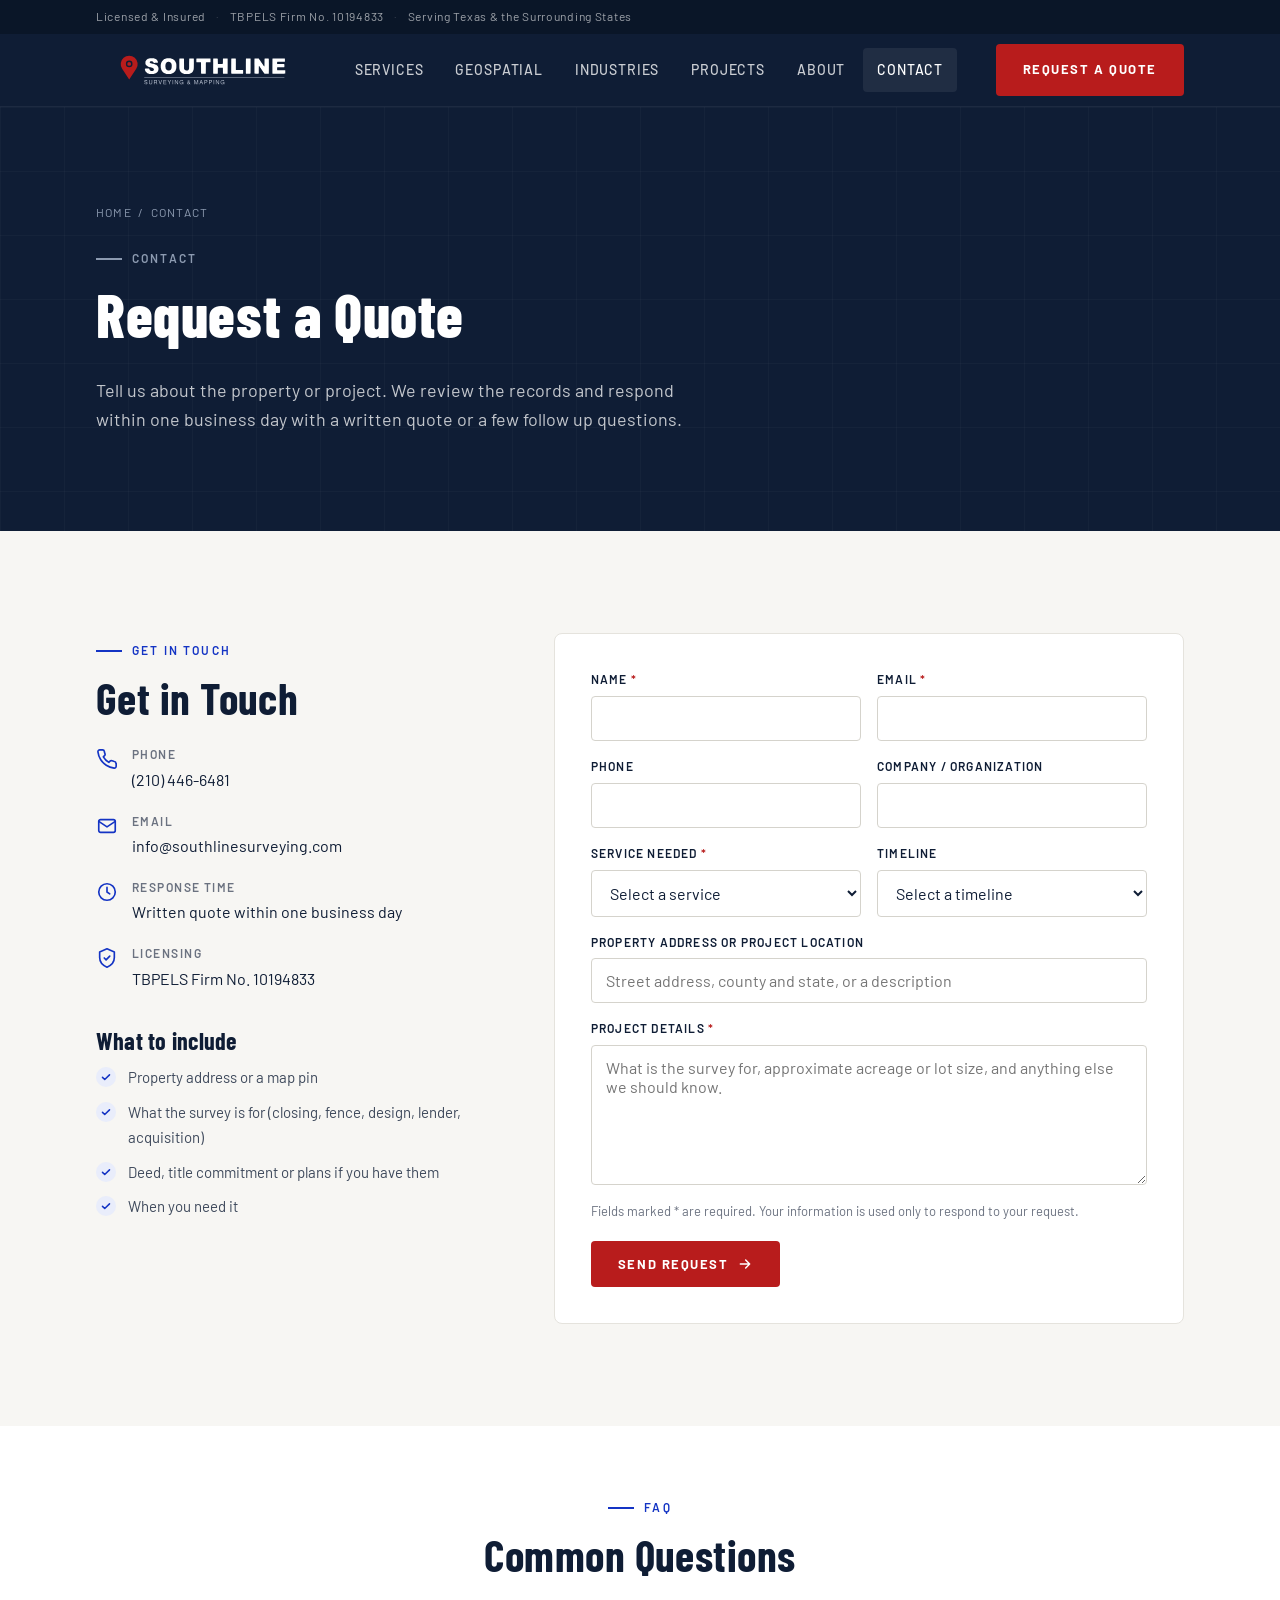
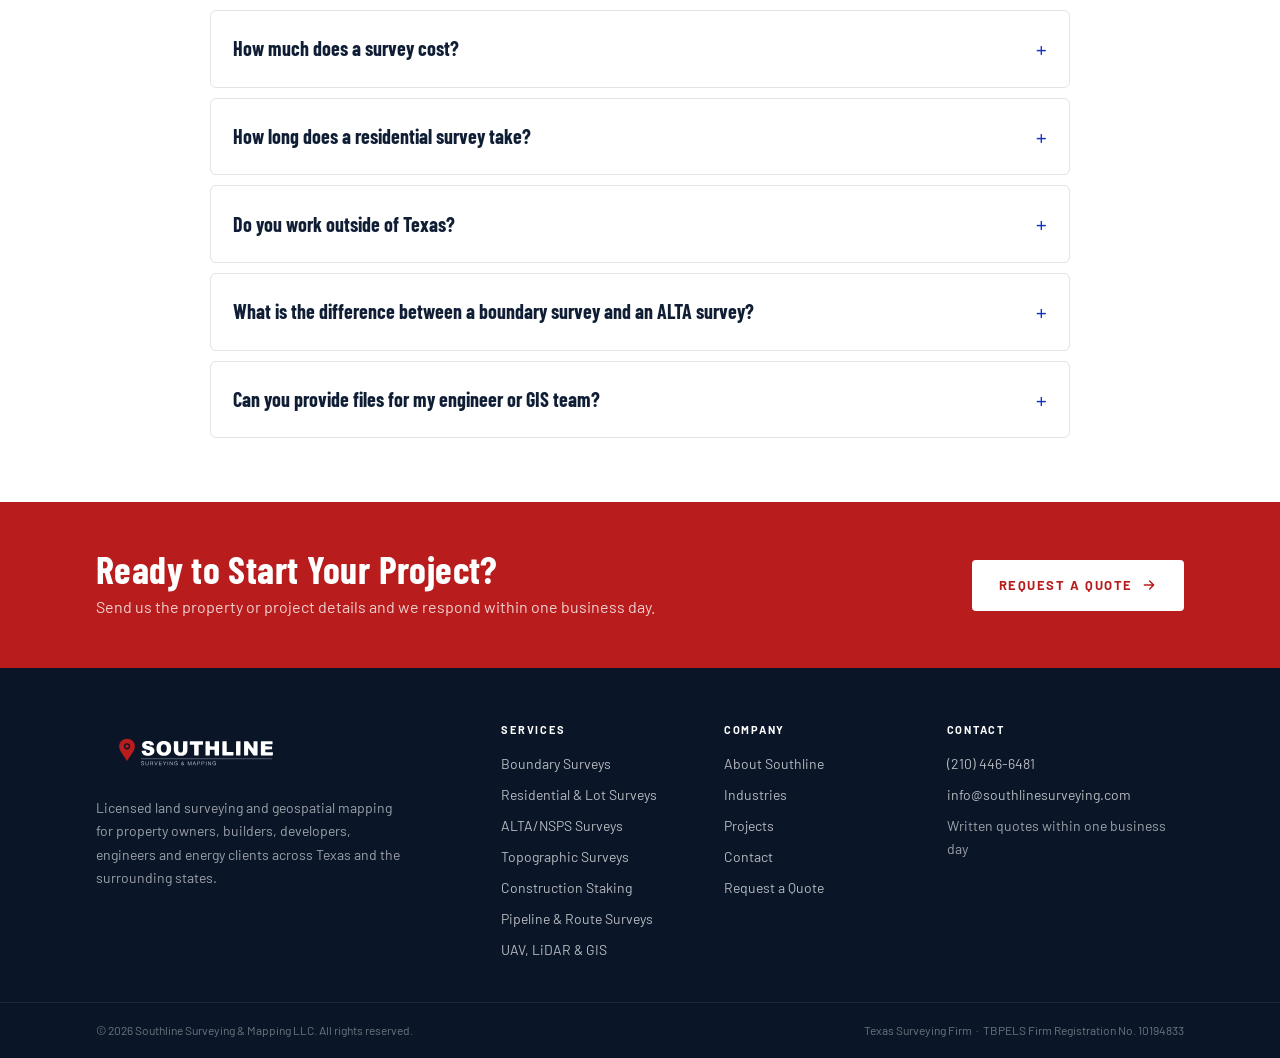
<file: contact.html>
<!DOCTYPE html>
<html lang="en">
<head>
<meta charset="utf-8">
<meta name="viewport" content="width=device-width, initial-scale=1">
<title>Contact / Request a Quote | Southline Surveying &amp; Mapping</title>
<meta name="description" content="Request a survey quote from Southline Surveying & Mapping. Boundary, residential, ALTA/NSPS, construction staking, pipeline and UAV/LiDAR mapping across Texas and the surrounding states Response within one business day.">
<link rel="canonical" href="https://southlinesurveying.com/contact">
<meta property="og:type" content="website">
<meta property="og:site_name" content="Southline Surveying &amp; Mapping">
<meta property="og:title" content="Contact / Request a Quote | Southline Surveying &amp; Mapping">
<meta property="og:description" content="Request a survey quote from Southline Surveying & Mapping. Boundary, residential, ALTA/NSPS, construction staking, pipeline and UAV/LiDAR mapping across Texas and the surrounding states Response within one business day.">
<meta property="og:url" content="https://southlinesurveying.com/contact">
<meta property="og:image" content="https://southlinesurveying.com/assets/og-image.jpg">
<meta name="twitter:card" content="summary_large_image">
<meta name="theme-color" content="#0F1D35">
<link rel="icon" href="/assets/favicon-32.png" type="image/png" sizes="32x32">
<link rel="icon" href="/assets/icon-512.png" type="image/png" sizes="512x512">
<link rel="apple-touch-icon" href="/assets/apple-touch-icon.png">
<link rel="preconnect" href="https://fonts.googleapis.com">
<link rel="preconnect" href="https://fonts.gstatic.com" crossorigin>
<link href="https://fonts.googleapis.com/css2?family=Barlow+Condensed:wght@600;700;800&family=Barlow:wght@400;500;600;700&display=swap" rel="stylesheet">
<link rel="stylesheet" href="/css/main.css">
</head>
<body>
<a class="sr-only" href="#main">Skip to content</a>
<div class="topbar">
  <div class="container">
    <div class="topbar__left"><span>Licensed &amp; Insured</span><span>TBPELS Firm No. 10194833</span><span>Serving Texas &amp; the Surrounding States</span></div>
  </div>
</div>
<header class="nav">
  <div class="container">
    <a class="nav__logo" href="/" aria-label="Southline Surveying &amp; Mapping home"><img src="/assets/logo-white.svg" alt="Southline Surveying &amp; Mapping" width="220" height="62"></a>
    <nav aria-label="Main">
      <ul class="nav__links">
        <li><a href="/services">Services</a></li><li><a href="/geospatial">Geospatial</a></li><li><a href="/industries">Industries</a></li><li><a href="/projects">Projects</a></li><li><a href="/about">About</a></li><li><a href="/contact">Contact</a></li>
        <li class="nav__cta-mobile"><a class="btn btn--red" href="/contact">Request a Quote</a></li>
      </ul>
    </nav>
    <a class="btn btn--red nav__cta" href="/contact">Request a Quote</a>
    <button class="nav__toggle" aria-label="Open menu" aria-expanded="false"><span></span><span></span><span></span></button>
  </div>
</header>
<main id="main">

<section class="page-hero">
  <div class="container">
    <div class="breadcrumb"><a href="/">Home</a> &nbsp;/&nbsp; Contact</div>
    <span class="eyebrow">Contact</span>
    <h1>Request a Quote</h1>
    <p>Tell us about the property or project. We review the records and respond within one business day with a written quote or a few follow up questions.</p>
    
  </div>
</section>
<section class="section">
  <div class="container contact-grid">
    <div class="reveal">
      <span class="eyebrow">Get in Touch</span>
      <h2>Get in Touch</h2>
      <div class="info-list" style="margin-top:24px">
        <div><svg viewBox="0 0 24 24" fill="none" stroke="currentColor" stroke-width="1.8" stroke-linecap="round" stroke-linejoin="round"><path d="M22 16.9v3a2 2 0 0 1-2.2 2 19.8 19.8 0 0 1-8.6-3.1 19.5 19.5 0 0 1-6-6A19.8 19.8 0 0 1 2.1 4.2 2 2 0 0 1 4.1 2h3a2 2 0 0 1 2 1.7c.1.9.4 1.8.7 2.6a2 2 0 0 1-.5 2.1L8 9.7a16 16 0 0 0 6 6l1.3-1.3a2 2 0 0 1 2.1-.4c.8.3 1.7.5 2.6.7a2 2 0 0 1 1.7 2z"/></svg><div><strong>Phone</strong><a href="tel:+12104466481">(210) 446-6481</a></div></div>
        <div><svg viewBox="0 0 24 24" fill="none" stroke="currentColor" stroke-width="1.8" stroke-linecap="round" stroke-linejoin="round"><rect x="3" y="5" width="18" height="14" rx="2"/><path d="M3 7l9 6 9-6"/></svg><div><strong>Email</strong><a href="mailto:info@southlinesurveying.com">info@southlinesurveying.com</a></div></div>
        <div><svg viewBox="0 0 24 24" fill="none" stroke="currentColor" stroke-width="1.8" stroke-linecap="round" stroke-linejoin="round"><circle cx="12" cy="12" r="9"/><path d="M12 7v5l3 2"/></svg><div><strong>Response Time</strong><span>Written quote within one business day</span></div></div>
        <div><svg viewBox="0 0 24 24" fill="none" stroke="currentColor" stroke-width="1.8" stroke-linecap="round" stroke-linejoin="round"><path d="M12 2l8 3.5v6c0 5-3.4 8.6-8 10.5C7.4 20.1 4 16.5 4 11.5v-6L12 2z"/><path d="M9 12l2 2 4-4"/></svg><div><strong>Licensing</strong><span>TBPELS Firm No. 10194833</span></div></div>
      </div>
      <h3 style="margin-top:36px">What to include</h3>
      <ul class="checklist">
        <li>Property address or a map pin</li>
        <li>What the survey is for (closing, fence, design, lender, acquisition)</li>
        <li>Deed, title commitment or plans if you have them</li>
        <li>When you need it</li>
      </ul>
    </div>
    <form id="contact-form" class="form reveal" method="POST" action="https://api.web3forms.com/submit" novalidate>
      <input type="hidden" name="access_key" value="fadf9582-975f-4386-acdc-de299a8e7ee6">
      <input type="hidden" name="subject" value="New quote request from southlinesurveying.com">
      <input type="hidden" name="from_name" value="Southline Website">
      <input type="checkbox" name="botcheck" class="hp" tabindex="-1" autocomplete="off">
      <div class="form__row">
        <div class="field"><label for="name">Name <span class="req">*</span></label><input id="name" name="name" type="text" required autocomplete="name"></div>
        <div class="field"><label for="email">Email <span class="req">*</span></label><input id="email" name="email" type="email" required autocomplete="email"></div>
      </div>
      <div class="form__row">
        <div class="field"><label for="phone">Phone</label><input id="phone" name="phone" type="tel" autocomplete="tel"></div>
        <div class="field"><label for="company">Company / Organization</label><input id="company" name="company" type="text" autocomplete="organization"></div>
      </div>
      <div class="form__row">
        <div class="field"><label for="service">Service Needed <span class="req">*</span></label>
          <select id="service" name="service" required>
            <option value="">Select a service</option>
            <option>Boundary Survey</option>
            <option>Residential / Lot Survey</option>
            <option>ALTA/NSPS Land Title Survey</option>
            <option>Topographic Survey</option>
            <option>Construction Staking / Layout</option>
            <option>Pipeline / Route Survey</option>
            <option>Subdivision / Platting</option>
            <option>UAV Aerial Mapping</option>
            <option>LiDAR / Terrain Modeling</option>
            <option>GIS / Remote Sensing</option>
            <option>Other / Not Sure</option>
          </select></div>
        <div class="field"><label for="timeline">Timeline</label>
          <select id="timeline" name="timeline">
            <option value="">Select a timeline</option>
            <option>As soon as possible</option>
            <option>Within 2 weeks</option>
            <option>Within 1 month</option>
            <option>Flexible / planning ahead</option>
          </select></div>
      </div>
      <div class="field"><label for="location">Property Address or Project Location</label><input id="location" name="location" type="text" placeholder="Street address, county and state, or a description"></div>
      <div class="field"><label for="message">Project Details <span class="req">*</span></label><textarea id="message" name="message" required placeholder="What is the survey for, approximate acreage or lot size, and anything else we should know."></textarea></div>
      <p class="form__note">Fields marked * are required. Your information is used only to respond to your request.</p>
      <button class="btn btn--red" type="submit">Send Request <svg class="arrow" width="16" height="16" viewBox="0 0 24 24" fill="none" stroke="currentColor" stroke-width="2.2" stroke-linecap="round" stroke-linejoin="round"><path d="M5 12h14M13 6l6 6-6 6"/></svg></button>
      <div class="form__status" role="status" aria-live="polite"></div>
    </form>
  </div>
</section>
<section class="section section--white section--tight">
  <div class="container">
    <div class="center reveal"><span class="eyebrow">FAQ</span><h2>Common Questions</h2></div>
    <div class="faq" style="margin-top:32px">
      <details><summary>How much does a survey cost?</summary><p>It depends on the type of survey, the size and shape of the tract, the quality of the record and the condition of the existing monuments. Send the address and what the survey is for and we will return a written quote, usually within one business day.</p></details>
      <details><summary>How long does a residential survey take?</summary><p>Most residential lot and improvement surveys are scheduled within a few days of approval and delivered shortly after fieldwork, depending on research and current workload. Tell us your closing or construction date and we will plan around it.</p></details>
      <details><summary>Do you work outside of Texas?</summary><p>Yes. Southline serves projects across Texas and the surrounding states. Where a project requires a license in another state, we either hold that license or partner with a locally licensed surveyor under our coordination. Ask us about your location.</p></details>
      <details><summary>What is the difference between a boundary survey and an ALTA survey?</summary><p>A boundary survey establishes the property lines and corners. An ALTA/NSPS Land Title Survey adds a title commitment review, plotting of recorded easements and exceptions, improvements, access, utilities and optional Table A items, and is certified to the buyer, lender and title company for a commercial transaction.</p></details>
      <details><summary>Can you provide files for my engineer or GIS team?</summary><p>Yes. Deliverables can include AutoCAD or Civil 3D drawings and surfaces, point files, shapefiles or geodatabases, KMZ exhibits, orthomosaics and LiDAR point clouds, in the coordinate system and datum your project uses.</p></details>
    </div>
  </div>
</section>

</main>
<section class="cta-band">
  <div class="container">
    <div>
      <h2>Ready to Start Your Project?</h2>
      <p>Send us the property or project details and we respond within one business day.</p>
    </div>
    <a class="btn btn--white" href="/contact">Request a Quote <svg class="arrow" width="16" height="16" viewBox="0 0 24 24" fill="none" stroke="currentColor" stroke-width="2.2" stroke-linecap="round" stroke-linejoin="round"><path d="M5 12h14M13 6l6 6-6 6"/></svg></a>
  </div>
</section>
<footer class="footer">
  <div class="container">
    <div class="footer__brand">
      <img src="/assets/logo-white.svg" alt="Southline Surveying &amp; Mapping" width="220" height="62">
      <p>Licensed land surveying and geospatial mapping for property owners, builders, developers, engineers and energy clients across Texas and the surrounding states.</p>
    </div>
    <div>
      <h4>Services</h4>
      <ul>
        <li><a href="/services#boundary">Boundary Surveys</a></li>
        <li><a href="/services#residential">Residential &amp; Lot Surveys</a></li>
        <li><a href="/services#alta">ALTA/NSPS Surveys</a></li>
        <li><a href="/services#topographic">Topographic Surveys</a></li>
        <li><a href="/services#construction">Construction Staking</a></li>
        <li><a href="/services#pipeline">Pipeline &amp; Route Surveys</a></li>
        <li><a href="/geospatial">UAV, LiDAR &amp; GIS</a></li>
      </ul>
    </div>
    <div>
      <h4>Company</h4>
      <ul>
        <li><a href="/about">About Southline</a></li>
        <li><a href="/industries">Industries</a></li>
        <li><a href="/projects">Projects</a></li>
        <li><a href="/contact">Contact</a></li>
        <li><a href="/contact">Request a Quote</a></li>
      </ul>
    </div>
    <div>
      <h4>Contact</h4>
      <ul>
        <li><a href="tel:+12104466481">(210) 446-6481</a></li>
        <li><a href="mailto:info@southlinesurveying.com">info@southlinesurveying.com</a></li>
        <li>Written quotes within one business day</li>
      </ul>
    </div>
  </div>
  <div class="footer__bottom">
    <div class="container">
      <span>&copy; <span id="year">2026</span> Southline Surveying &amp; Mapping LLC. All rights reserved.</span>
      <span>Texas Surveying Firm &nbsp;&middot;&nbsp; TBPELS Firm Registration No. 10194833</span>
    </div>
  </div>
</footer>
<script src="/js/main.js" defer></script>
</body>
</html>
</file>
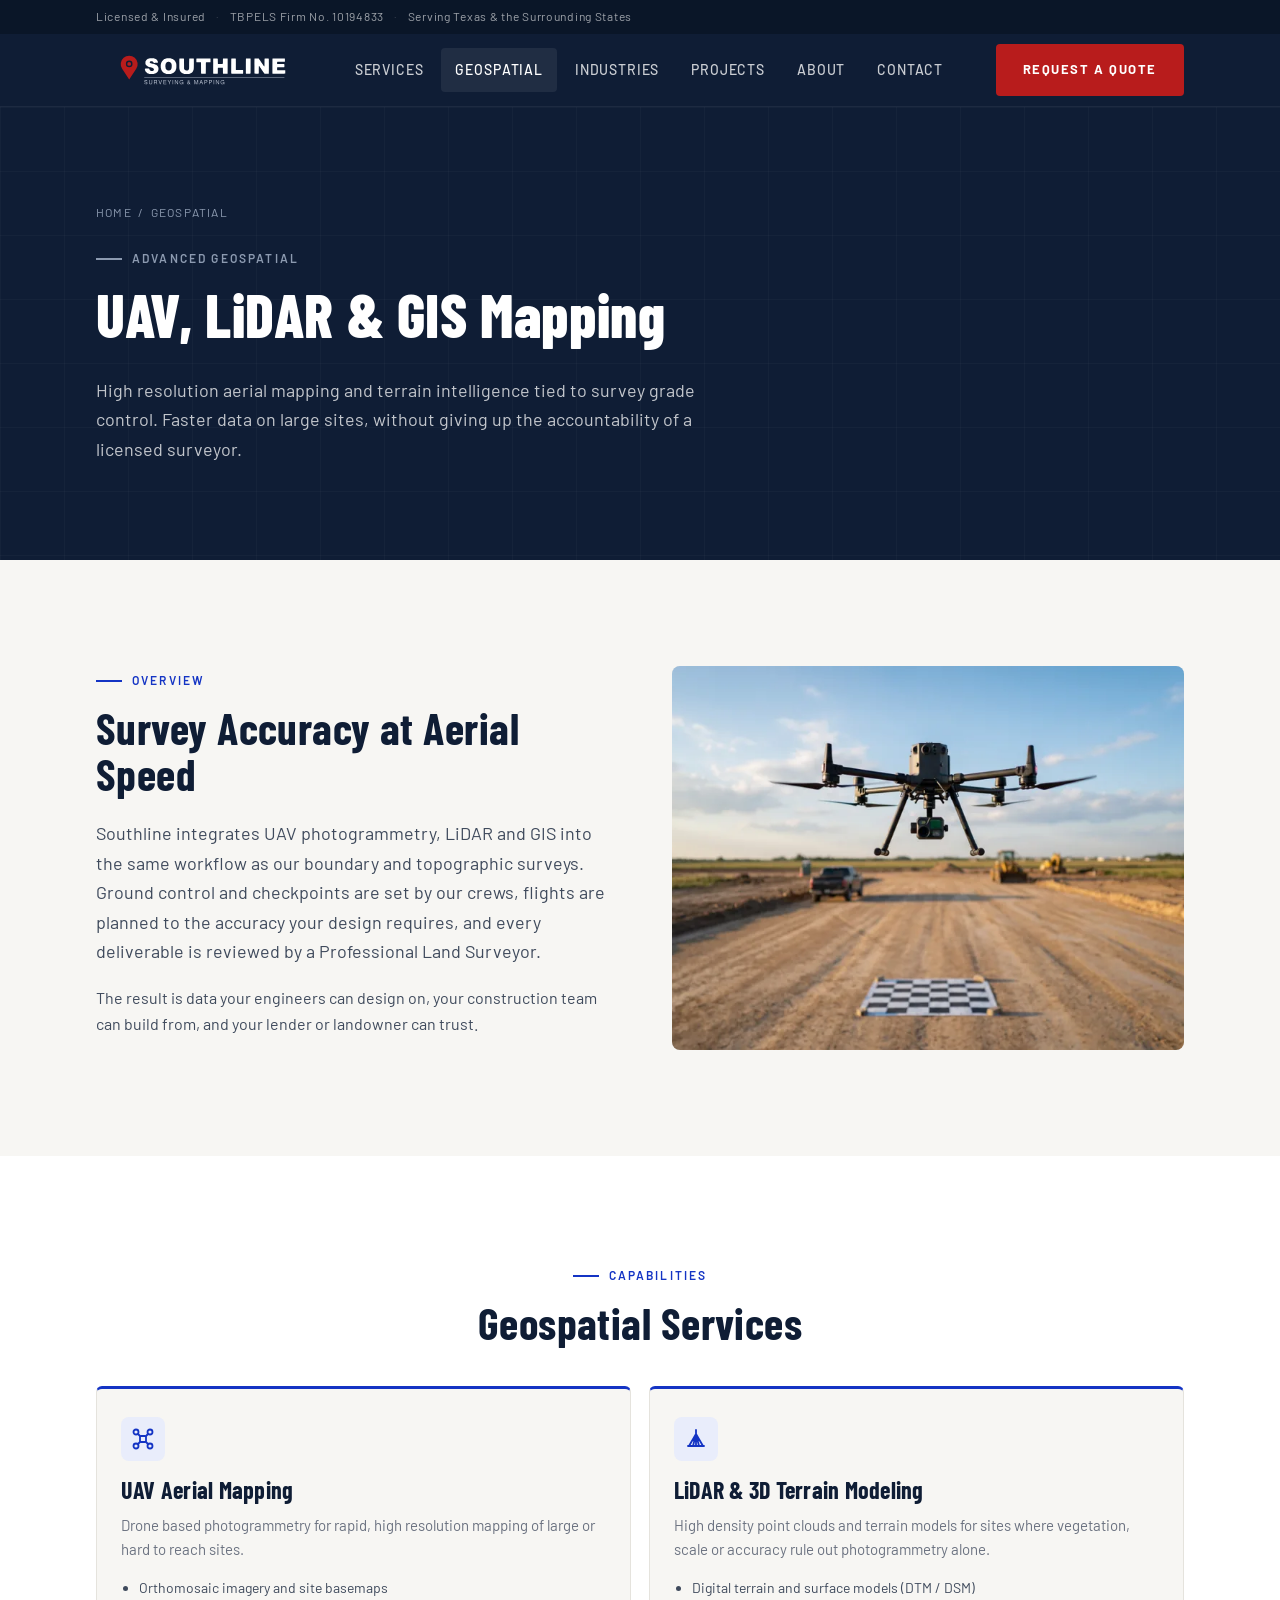
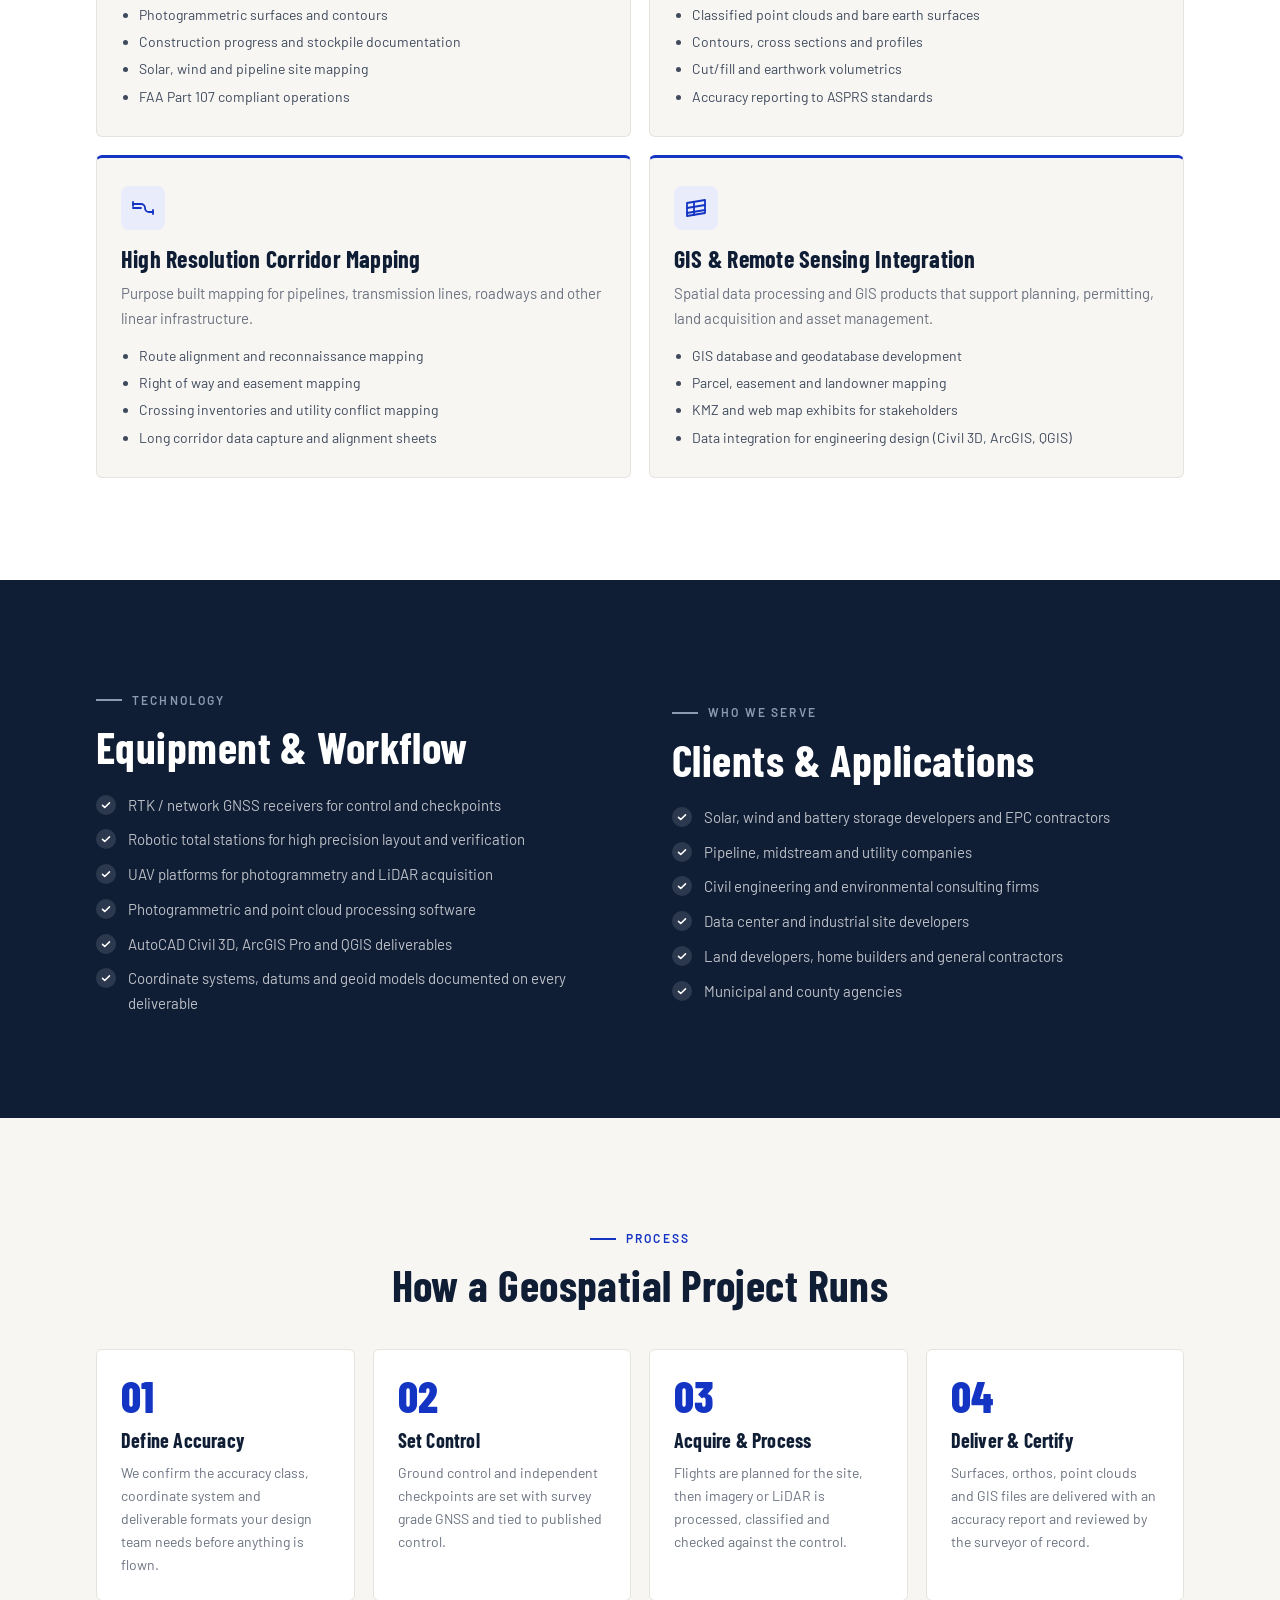
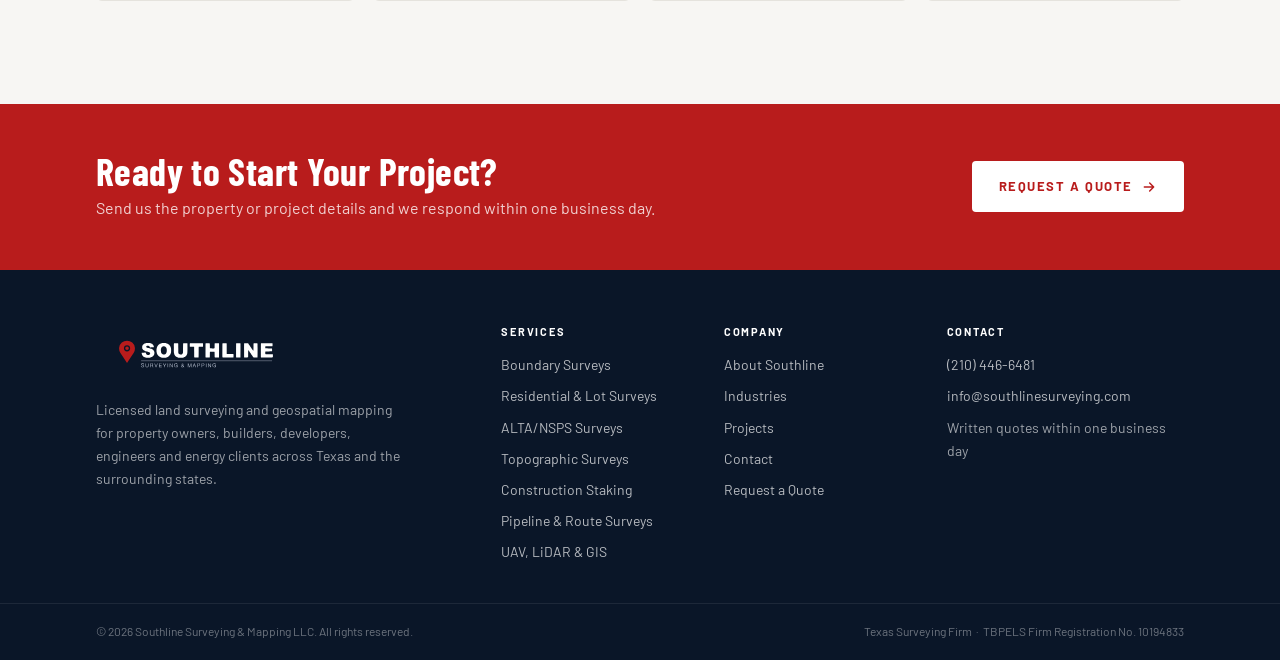
<file: geospatial.html>
<!DOCTYPE html>
<html lang="en">
<head>
<meta charset="utf-8">
<meta name="viewport" content="width=device-width, initial-scale=1">
<title>UAV Drone Mapping, LiDAR &amp; GIS Services | Southline Surveying &amp; Mapping</title>
<meta name="description" content="Drone orthomosaic mapping, LiDAR terrain modeling, corridor mapping and GIS integration for solar, wind, pipeline, data center and infrastructure projects. Survey grade control by a licensed RPLS.">
<link rel="canonical" href="https://southlinesurveying.com/geospatial">
<meta property="og:type" content="website">
<meta property="og:site_name" content="Southline Surveying &amp; Mapping">
<meta property="og:title" content="UAV Drone Mapping, LiDAR &amp; GIS Services | Southline Surveying &amp; Mapping">
<meta property="og:description" content="Drone orthomosaic mapping, LiDAR terrain modeling, corridor mapping and GIS integration for solar, wind, pipeline, data center and infrastructure projects. Survey grade control by a licensed RPLS.">
<meta property="og:url" content="https://southlinesurveying.com/geospatial">
<meta property="og:image" content="https://southlinesurveying.com/assets/og-image.jpg">
<meta name="twitter:card" content="summary_large_image">
<meta name="theme-color" content="#0F1D35">
<link rel="icon" href="/assets/favicon-32.png" type="image/png" sizes="32x32">
<link rel="icon" href="/assets/icon-512.png" type="image/png" sizes="512x512">
<link rel="apple-touch-icon" href="/assets/apple-touch-icon.png">
<link rel="preconnect" href="https://fonts.googleapis.com">
<link rel="preconnect" href="https://fonts.gstatic.com" crossorigin>
<link href="https://fonts.googleapis.com/css2?family=Barlow+Condensed:wght@600;700;800&family=Barlow:wght@400;500;600;700&display=swap" rel="stylesheet">
<link rel="stylesheet" href="/css/main.css">
</head>
<body>
<a class="sr-only" href="#main">Skip to content</a>
<div class="topbar">
  <div class="container">
    <div class="topbar__left"><span>Licensed &amp; Insured</span><span>TBPELS Firm No. 10194833</span><span>Serving Texas &amp; the Surrounding States</span></div>
  </div>
</div>
<header class="nav">
  <div class="container">
    <a class="nav__logo" href="/" aria-label="Southline Surveying &amp; Mapping home"><img src="/assets/logo-white.svg" alt="Southline Surveying &amp; Mapping" width="220" height="62"></a>
    <nav aria-label="Main">
      <ul class="nav__links">
        <li><a href="/services">Services</a></li><li><a href="/geospatial">Geospatial</a></li><li><a href="/industries">Industries</a></li><li><a href="/projects">Projects</a></li><li><a href="/about">About</a></li><li><a href="/contact">Contact</a></li>
        <li class="nav__cta-mobile"><a class="btn btn--red" href="/contact">Request a Quote</a></li>
      </ul>
    </nav>
    <a class="btn btn--red nav__cta" href="/contact">Request a Quote</a>
    <button class="nav__toggle" aria-label="Open menu" aria-expanded="false"><span></span><span></span><span></span></button>
  </div>
</header>
<main id="main">

<section class="page-hero">
  <div class="container">
    <div class="breadcrumb"><a href="/">Home</a> &nbsp;/&nbsp; Geospatial</div>
    <span class="eyebrow">Advanced Geospatial</span>
    <h1>UAV, LiDAR &amp; GIS Mapping</h1>
    <p>High resolution aerial mapping and terrain intelligence tied to survey grade control. Faster data on large sites, without giving up the accountability of a licensed surveyor.</p>
    
  </div>
</section>
<section class="section">
  <div class="container split">
    <div class="reveal">
      <span class="eyebrow">Overview</span>
      <h2>Survey Accuracy at Aerial Speed</h2>
      <p class="lead">Southline integrates UAV photogrammetry, LiDAR and GIS into the same workflow as our boundary and topographic surveys. Ground control and checkpoints are set by our crews, flights are planned to the accuracy your design requires, and every deliverable is reviewed by a Professional Land Surveyor.</p>
      <p>The result is data your engineers can design on, your construction team can build from, and your lender or landowner can trust.</p>
    </div>
    <div class="split__media reveal"><picture><source type="image/webp" srcset="/assets/drone-uav-800.webp 800w, /assets/drone-uav.webp 1600w" sizes="(max-width: 860px) 100vw, 50vw"><img src="/assets/drone-uav.jpg" alt="Survey drone collecting aerial mapping data over a graded site with a ground control target" loading="lazy" width="1600" height="1067" ></picture></div>
  </div>
</section>
<section class="section section--white">
  <div class="container">
    <div class="center reveal"><span class="eyebrow">Capabilities</span><h2>Geospatial Services</h2></div>
    <div class="grid grid--2" style="margin-top:40px">
      <div class="card card--accent reveal"><div class="card__icon"><svg viewBox="0 0 24 24" fill="none" stroke="currentColor" stroke-width="1.8" stroke-linecap="round" stroke-linejoin="round"><circle cx="5" cy="5" r="2.5"/><circle cx="19" cy="5" r="2.5"/><circle cx="5" cy="19" r="2.5"/><circle cx="19" cy="19" r="2.5"/><rect x="9" y="9" width="6" height="6" rx="1"/><path d="M7 7l2 2M17 7l-2 2M7 17l2-2M17 17l-2-2"/></svg></div><h3>UAV Aerial Mapping</h3><p>Drone based photogrammetry for rapid, high resolution mapping of large or hard to reach sites.</p><ul><li>Orthomosaic imagery and site basemaps</li><li>Photogrammetric surfaces and contours</li><li>Construction progress and stockpile documentation</li><li>Solar, wind and pipeline site mapping</li><li>FAA Part 107 compliant operations</li></ul></div>
      <div class="card card--accent reveal"><div class="card__icon"><svg viewBox="0 0 24 24" fill="none" stroke="currentColor" stroke-width="1.8" stroke-linecap="round" stroke-linejoin="round"><path d="M12 3v4M12 7l-7 12M12 7l7 12M12 7l-3 12M12 7l3 12M12 7v12"/><path d="M4 19h16"/></svg></div><h3>LiDAR &amp; 3D Terrain Modeling</h3><p>High density point clouds and terrain models for sites where vegetation, scale or accuracy rule out photogrammetry alone.</p><ul><li>Digital terrain and surface models (DTM / DSM)</li><li>Classified point clouds and bare earth surfaces</li><li>Contours, cross sections and profiles</li><li>Cut/fill and earthwork volumetrics</li><li>Accuracy reporting to ASPRS standards</li></ul></div>
      <div class="card card--accent reveal"><div class="card__icon"><svg viewBox="0 0 24 24" fill="none" stroke="currentColor" stroke-width="1.8" stroke-linecap="round" stroke-linejoin="round"><path d="M2 8h8a4 4 0 0 1 4 4v0a4 4 0 0 0 4 4h4"/><path d="M2 12h8a0 0 0 0 1 0 0"/><path d="M2 6v4M22 14v4"/></svg></div><h3>High Resolution Corridor Mapping</h3><p>Purpose built mapping for pipelines, transmission lines, roadways and other linear infrastructure.</p><ul><li>Route alignment and reconnaissance mapping</li><li>Right of way and easement mapping</li><li>Crossing inventories and utility conflict mapping</li><li>Long corridor data capture and alignment sheets</li></ul></div>
      <div class="card card--accent reveal"><div class="card__icon"><svg viewBox="0 0 24 24" fill="none" stroke="currentColor" stroke-width="1.8" stroke-linecap="round" stroke-linejoin="round"><path d="M3 7l18-3v13l-18 3z"/><path d="M3 12l18-3"/><path d="M3 17l18-3"/><path d="M10 6v13"/></svg></div><h3>GIS &amp; Remote Sensing Integration</h3><p>Spatial data processing and GIS products that support planning, permitting, land acquisition and asset management.</p><ul><li>GIS database and geodatabase development</li><li>Parcel, easement and landowner mapping</li><li>KMZ and web map exhibits for stakeholders</li><li>Data integration for engineering design (Civil 3D, ArcGIS, QGIS)</li></ul></div>
    </div>
  </div>
</section>
<section class="section section--navy">
  <div class="container split">
    <div class="reveal">
      <span class="eyebrow">Technology</span>
      <h2>Equipment &amp; Workflow</h2>
      <ul class="checklist">
        <li>RTK / network GNSS receivers for control and checkpoints</li>
        <li>Robotic total stations for high precision layout and verification</li>
        <li>UAV platforms for photogrammetry and LiDAR acquisition</li>
        <li>Photogrammetric and point cloud processing software</li>
        <li>AutoCAD Civil 3D, ArcGIS Pro and QGIS deliverables</li>
        <li>Coordinate systems, datums and geoid models documented on every deliverable</li>
      </ul>
    </div>
    <div class="reveal">
      <span class="eyebrow">Who We Serve</span>
      <h2>Clients &amp; Applications</h2>
      <ul class="checklist">
        <li>Solar, wind and battery storage developers and EPC contractors</li>
        <li>Pipeline, midstream and utility companies</li>
        <li>Civil engineering and environmental consulting firms</li>
        <li>Data center and industrial site developers</li>
        <li>Land developers, home builders and general contractors</li>
        <li>Municipal and county agencies</li>
      </ul>
    </div>
  </div>
</section>
<section class="section">
  <div class="container">
    <div class="center reveal"><span class="eyebrow">Process</span><h2>How a Geospatial Project Runs</h2></div>
    <div class="steps" style="margin-top:40px">
      <div class="step reveal"><div class="step__n">01</div><h3>Define Accuracy</h3><p>We confirm the accuracy class, coordinate system and deliverable formats your design team needs before anything is flown.</p></div>
      <div class="step reveal"><div class="step__n">02</div><h3>Set Control</h3><p>Ground control and independent checkpoints are set with survey grade GNSS and tied to published control.</p></div>
      <div class="step reveal"><div class="step__n">03</div><h3>Acquire &amp; Process</h3><p>Flights are planned for the site, then imagery or LiDAR is processed, classified and checked against the control.</p></div>
      <div class="step reveal"><div class="step__n">04</div><h3>Deliver &amp; Certify</h3><p>Surfaces, orthos, point clouds and GIS files are delivered with an accuracy report and reviewed by the surveyor of record.</p></div>
    </div>
  </div>
</section>

</main>
<section class="cta-band">
  <div class="container">
    <div>
      <h2>Ready to Start Your Project?</h2>
      <p>Send us the property or project details and we respond within one business day.</p>
    </div>
    <a class="btn btn--white" href="/contact">Request a Quote <svg class="arrow" width="16" height="16" viewBox="0 0 24 24" fill="none" stroke="currentColor" stroke-width="2.2" stroke-linecap="round" stroke-linejoin="round"><path d="M5 12h14M13 6l6 6-6 6"/></svg></a>
  </div>
</section>
<footer class="footer">
  <div class="container">
    <div class="footer__brand">
      <img src="/assets/logo-white.svg" alt="Southline Surveying &amp; Mapping" width="220" height="62">
      <p>Licensed land surveying and geospatial mapping for property owners, builders, developers, engineers and energy clients across Texas and the surrounding states.</p>
    </div>
    <div>
      <h4>Services</h4>
      <ul>
        <li><a href="/services#boundary">Boundary Surveys</a></li>
        <li><a href="/services#residential">Residential &amp; Lot Surveys</a></li>
        <li><a href="/services#alta">ALTA/NSPS Surveys</a></li>
        <li><a href="/services#topographic">Topographic Surveys</a></li>
        <li><a href="/services#construction">Construction Staking</a></li>
        <li><a href="/services#pipeline">Pipeline &amp; Route Surveys</a></li>
        <li><a href="/geospatial">UAV, LiDAR &amp; GIS</a></li>
      </ul>
    </div>
    <div>
      <h4>Company</h4>
      <ul>
        <li><a href="/about">About Southline</a></li>
        <li><a href="/industries">Industries</a></li>
        <li><a href="/projects">Projects</a></li>
        <li><a href="/contact">Contact</a></li>
        <li><a href="/contact">Request a Quote</a></li>
      </ul>
    </div>
    <div>
      <h4>Contact</h4>
      <ul>
        <li><a href="tel:+12104466481">(210) 446-6481</a></li>
        <li><a href="mailto:info@southlinesurveying.com">info@southlinesurveying.com</a></li>
        <li>Written quotes within one business day</li>
      </ul>
    </div>
  </div>
  <div class="footer__bottom">
    <div class="container">
      <span>&copy; <span id="year">2026</span> Southline Surveying &amp; Mapping LLC. All rights reserved.</span>
      <span>Texas Surveying Firm &nbsp;&middot;&nbsp; TBPELS Firm Registration No. 10194833</span>
    </div>
  </div>
</footer>
<script src="/js/main.js" defer></script>
</body>
</html>
</file>
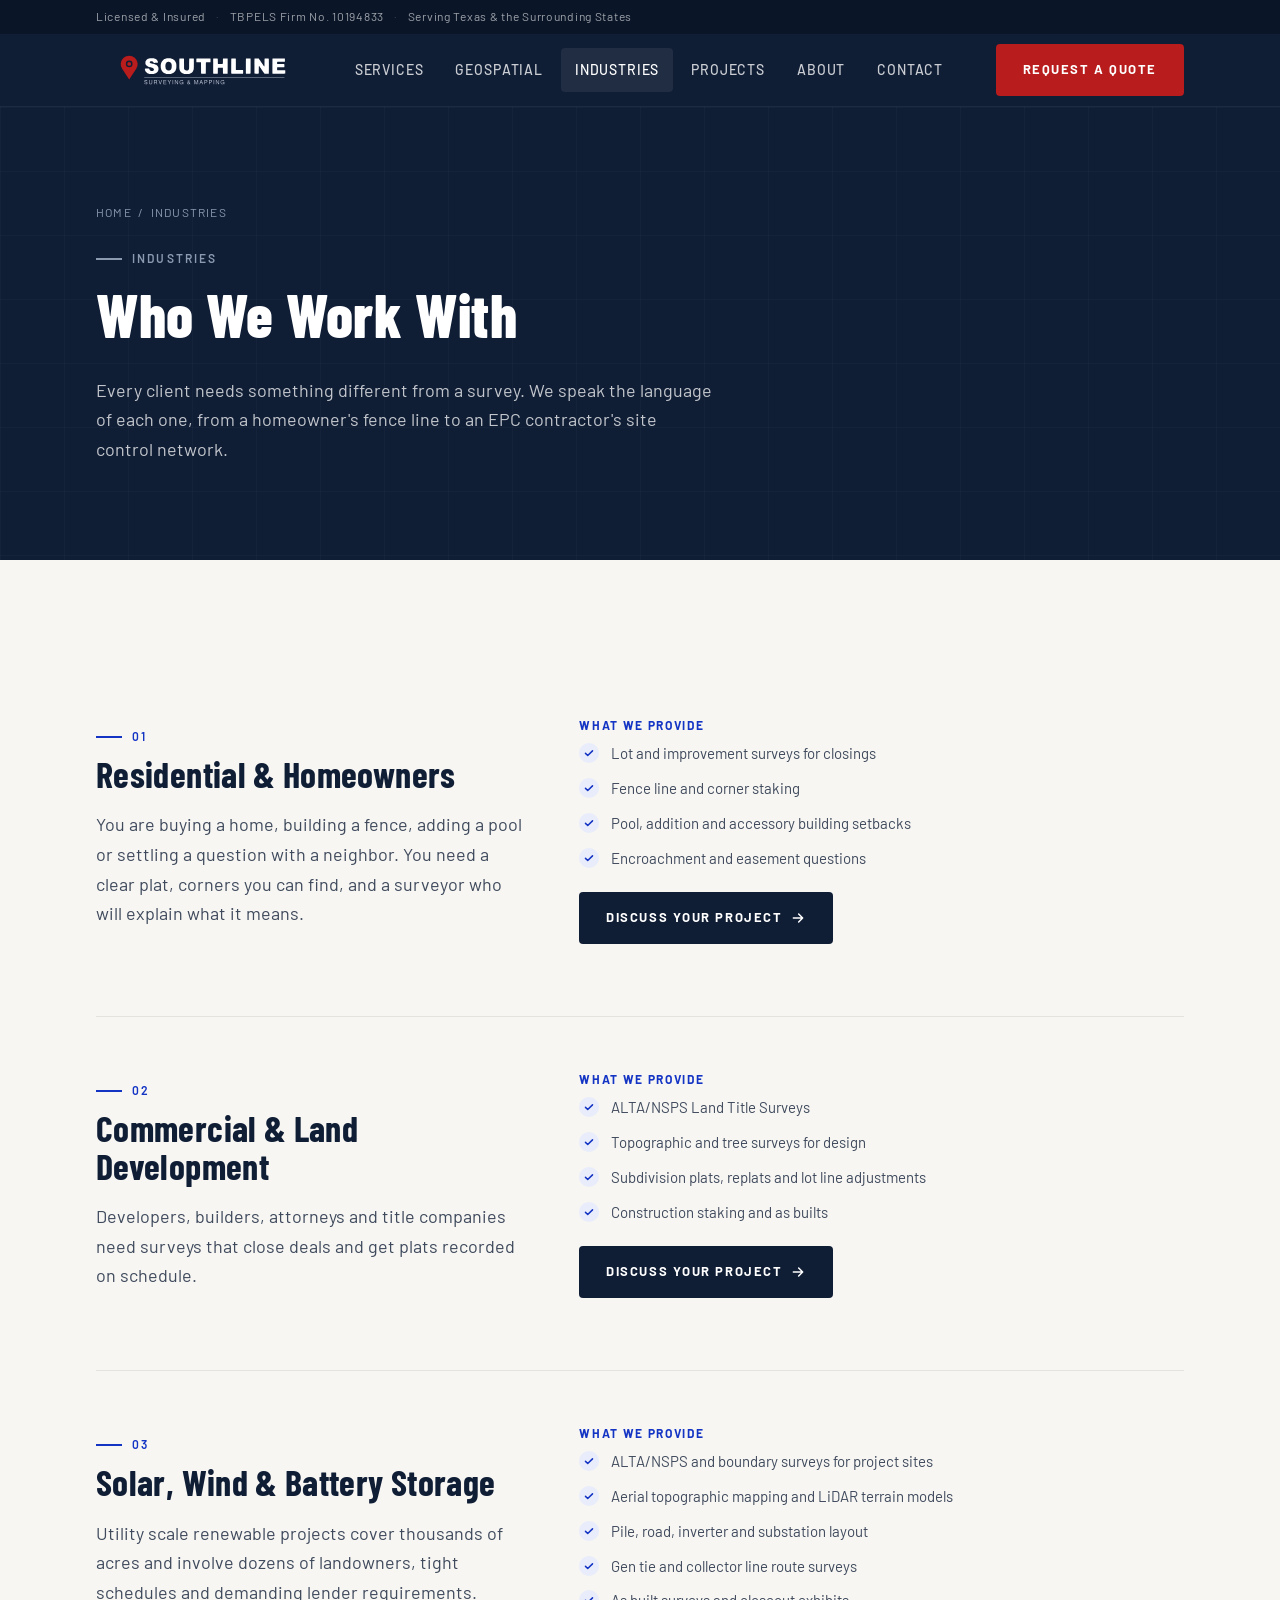
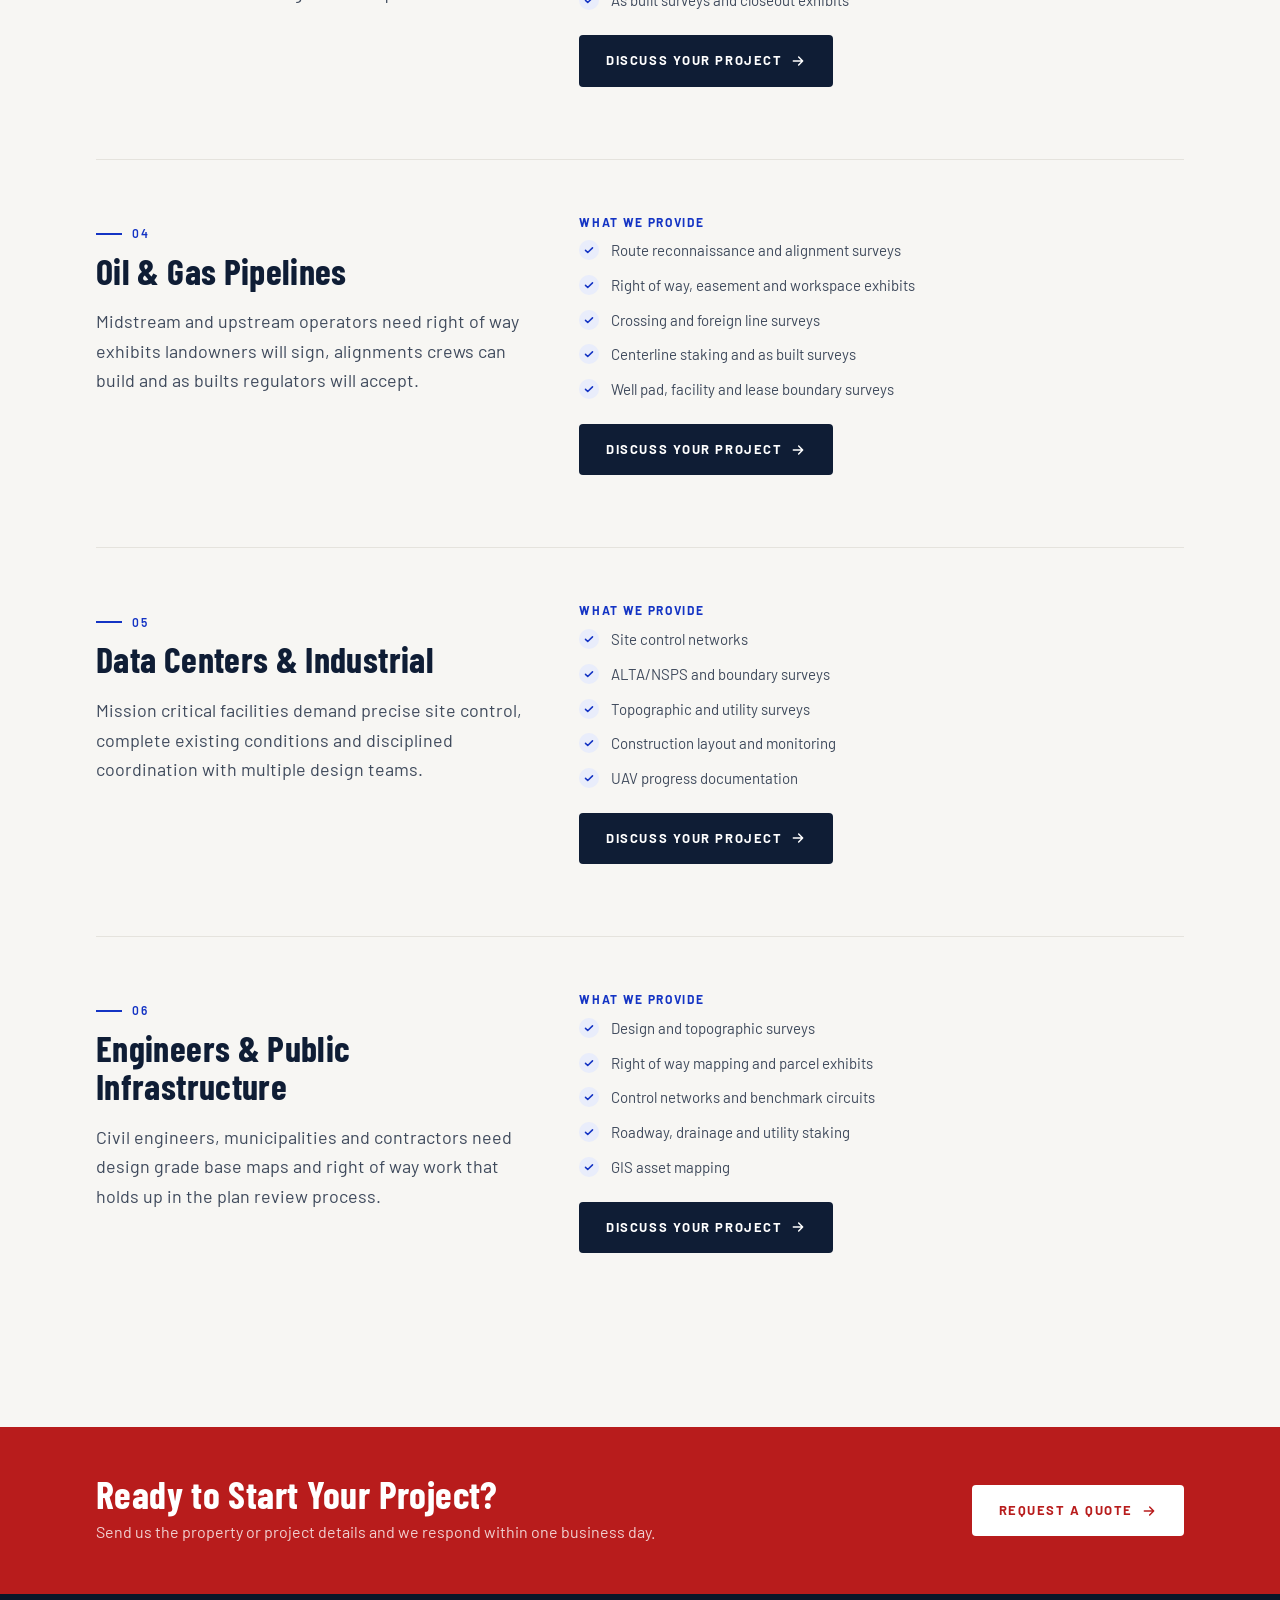
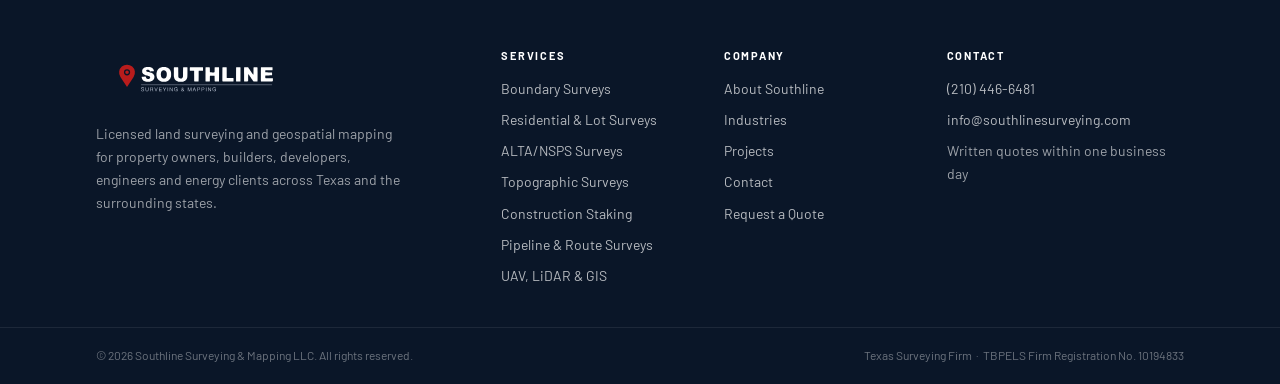
<file: industries.html>
<!DOCTYPE html>
<html lang="en">
<head>
<meta charset="utf-8">
<meta name="viewport" content="width=device-width, initial-scale=1">
<title>Industries We Serve | Residential, Commercial, Energy, Pipeline, Data Centers | Southline</title>
<meta name="description" content="Surveying and geospatial services for homeowners, commercial developers, solar and wind projects, oil and gas pipelines, data centers and civil infrastructure across Texas and the surrounding states">
<link rel="canonical" href="https://southlinesurveying.com/industries">
<meta property="og:type" content="website">
<meta property="og:site_name" content="Southline Surveying &amp; Mapping">
<meta property="og:title" content="Industries We Serve | Residential, Commercial, Energy, Pipeline, Data Centers | Southline">
<meta property="og:description" content="Surveying and geospatial services for homeowners, commercial developers, solar and wind projects, oil and gas pipelines, data centers and civil infrastructure across Texas and the surrounding states">
<meta property="og:url" content="https://southlinesurveying.com/industries">
<meta property="og:image" content="https://southlinesurveying.com/assets/og-image.jpg">
<meta name="twitter:card" content="summary_large_image">
<meta name="theme-color" content="#0F1D35">
<link rel="icon" href="/assets/favicon-32.png" type="image/png" sizes="32x32">
<link rel="icon" href="/assets/icon-512.png" type="image/png" sizes="512x512">
<link rel="apple-touch-icon" href="/assets/apple-touch-icon.png">
<link rel="preconnect" href="https://fonts.googleapis.com">
<link rel="preconnect" href="https://fonts.gstatic.com" crossorigin>
<link href="https://fonts.googleapis.com/css2?family=Barlow+Condensed:wght@600;700;800&family=Barlow:wght@400;500;600;700&display=swap" rel="stylesheet">
<link rel="stylesheet" href="/css/main.css">
</head>
<body>
<a class="sr-only" href="#main">Skip to content</a>
<div class="topbar">
  <div class="container">
    <div class="topbar__left"><span>Licensed &amp; Insured</span><span>TBPELS Firm No. 10194833</span><span>Serving Texas &amp; the Surrounding States</span></div>
  </div>
</div>
<header class="nav">
  <div class="container">
    <a class="nav__logo" href="/" aria-label="Southline Surveying &amp; Mapping home"><img src="/assets/logo-white.svg" alt="Southline Surveying &amp; Mapping" width="220" height="62"></a>
    <nav aria-label="Main">
      <ul class="nav__links">
        <li><a href="/services">Services</a></li><li><a href="/geospatial">Geospatial</a></li><li><a href="/industries">Industries</a></li><li><a href="/projects">Projects</a></li><li><a href="/about">About</a></li><li><a href="/contact">Contact</a></li>
        <li class="nav__cta-mobile"><a class="btn btn--red" href="/contact">Request a Quote</a></li>
      </ul>
    </nav>
    <a class="btn btn--red nav__cta" href="/contact">Request a Quote</a>
    <button class="nav__toggle" aria-label="Open menu" aria-expanded="false"><span></span><span></span><span></span></button>
  </div>
</header>
<main id="main">

<section class="page-hero">
  <div class="container">
    <div class="breadcrumb"><a href="/">Home</a> &nbsp;/&nbsp; Industries</div>
    <span class="eyebrow">Industries</span>
    <h1>Who We Work With</h1>
    <p>Every client needs something different from a survey. We speak the language of each one, from a homeowner's fence line to an EPC contractor's site control network.</p>
    
  </div>
</section><section class="section"><div class="container">
<article class="service" id="residential">
  <div class="service__head reveal"><span class="eyebrow">01</span><h2>Residential &amp; Homeowners</h2><p class="lead">You are buying a home, building a fence, adding a pool or settling a question with a neighbor. You need a clear plat, corners you can find, and a surveyor who will explain what it means.</p></div>
  <div class="service__body reveal">
    <h4 style="font-family:var(--font-body);font-size:12px;letter-spacing:.14em;text-transform:uppercase;color:var(--blue);margin-bottom:10px">What we provide</h4>
    <ul class="checklist"><li>Lot and improvement surveys for closings</li><li>Fence line and corner staking</li><li>Pool, addition and accessory building setbacks</li><li>Encroachment and easement questions</li></ul>
    <p style="margin-top:22px"><a class="btn btn--navy" href="/contact">Discuss Your Project <svg class="arrow" width="16" height="16" viewBox="0 0 24 24" fill="none" stroke="currentColor" stroke-width="2.2" stroke-linecap="round" stroke-linejoin="round"><path d="M5 12h14M13 6l6 6-6 6"/></svg></a></p>
  </div>
</article>
<article class="service" id="commercial">
  <div class="service__head reveal"><span class="eyebrow">02</span><h2>Commercial &amp; Land Development</h2><p class="lead">Developers, builders, attorneys and title companies need surveys that close deals and get plats recorded on schedule.</p></div>
  <div class="service__body reveal">
    <h4 style="font-family:var(--font-body);font-size:12px;letter-spacing:.14em;text-transform:uppercase;color:var(--blue);margin-bottom:10px">What we provide</h4>
    <ul class="checklist"><li>ALTA/NSPS Land Title Surveys</li><li>Topographic and tree surveys for design</li><li>Subdivision plats, replats and lot line adjustments</li><li>Construction staking and as builts</li></ul>
    <p style="margin-top:22px"><a class="btn btn--navy" href="/contact">Discuss Your Project <svg class="arrow" width="16" height="16" viewBox="0 0 24 24" fill="none" stroke="currentColor" stroke-width="2.2" stroke-linecap="round" stroke-linejoin="round"><path d="M5 12h14M13 6l6 6-6 6"/></svg></a></p>
  </div>
</article>
<article class="service" id="renewables">
  <div class="service__head reveal"><span class="eyebrow">03</span><h2>Solar, Wind &amp; Battery Storage</h2><p class="lead">Utility scale renewable projects cover thousands of acres and involve dozens of landowners, tight schedules and demanding lender requirements.</p></div>
  <div class="service__body reveal">
    <h4 style="font-family:var(--font-body);font-size:12px;letter-spacing:.14em;text-transform:uppercase;color:var(--blue);margin-bottom:10px">What we provide</h4>
    <ul class="checklist"><li>ALTA/NSPS and boundary surveys for project sites</li><li>Aerial topographic mapping and LiDAR terrain models</li><li>Pile, road, inverter and substation layout</li><li>Gen tie and collector line route surveys</li><li>As built surveys and closeout exhibits</li></ul>
    <p style="margin-top:22px"><a class="btn btn--navy" href="/contact">Discuss Your Project <svg class="arrow" width="16" height="16" viewBox="0 0 24 24" fill="none" stroke="currentColor" stroke-width="2.2" stroke-linecap="round" stroke-linejoin="round"><path d="M5 12h14M13 6l6 6-6 6"/></svg></a></p>
  </div>
</article>
<article class="service" id="pipeline">
  <div class="service__head reveal"><span class="eyebrow">04</span><h2>Oil &amp; Gas Pipelines</h2><p class="lead">Midstream and upstream operators need right of way exhibits landowners will sign, alignments crews can build and as builts regulators will accept.</p></div>
  <div class="service__body reveal">
    <h4 style="font-family:var(--font-body);font-size:12px;letter-spacing:.14em;text-transform:uppercase;color:var(--blue);margin-bottom:10px">What we provide</h4>
    <ul class="checklist"><li>Route reconnaissance and alignment surveys</li><li>Right of way, easement and workspace exhibits</li><li>Crossing and foreign line surveys</li><li>Centerline staking and as built surveys</li><li>Well pad, facility and lease boundary surveys</li></ul>
    <p style="margin-top:22px"><a class="btn btn--navy" href="/contact">Discuss Your Project <svg class="arrow" width="16" height="16" viewBox="0 0 24 24" fill="none" stroke="currentColor" stroke-width="2.2" stroke-linecap="round" stroke-linejoin="round"><path d="M5 12h14M13 6l6 6-6 6"/></svg></a></p>
  </div>
</article>
<article class="service" id="datacenters">
  <div class="service__head reveal"><span class="eyebrow">05</span><h2>Data Centers &amp; Industrial</h2><p class="lead">Mission critical facilities demand precise site control, complete existing conditions and disciplined coordination with multiple design teams.</p></div>
  <div class="service__body reveal">
    <h4 style="font-family:var(--font-body);font-size:12px;letter-spacing:.14em;text-transform:uppercase;color:var(--blue);margin-bottom:10px">What we provide</h4>
    <ul class="checklist"><li>Site control networks</li><li>ALTA/NSPS and boundary surveys</li><li>Topographic and utility surveys</li><li>Construction layout and monitoring</li><li>UAV progress documentation</li></ul>
    <p style="margin-top:22px"><a class="btn btn--navy" href="/contact">Discuss Your Project <svg class="arrow" width="16" height="16" viewBox="0 0 24 24" fill="none" stroke="currentColor" stroke-width="2.2" stroke-linecap="round" stroke-linejoin="round"><path d="M5 12h14M13 6l6 6-6 6"/></svg></a></p>
  </div>
</article>
<article class="service" id="infrastructure">
  <div class="service__head reveal"><span class="eyebrow">06</span><h2>Engineers &amp; Public Infrastructure</h2><p class="lead">Civil engineers, municipalities and contractors need design grade base maps and right of way work that holds up in the plan review process.</p></div>
  <div class="service__body reveal">
    <h4 style="font-family:var(--font-body);font-size:12px;letter-spacing:.14em;text-transform:uppercase;color:var(--blue);margin-bottom:10px">What we provide</h4>
    <ul class="checklist"><li>Design and topographic surveys</li><li>Right of way mapping and parcel exhibits</li><li>Control networks and benchmark circuits</li><li>Roadway, drainage and utility staking</li><li>GIS asset mapping</li></ul>
    <p style="margin-top:22px"><a class="btn btn--navy" href="/contact">Discuss Your Project <svg class="arrow" width="16" height="16" viewBox="0 0 24 24" fill="none" stroke="currentColor" stroke-width="2.2" stroke-linecap="round" stroke-linejoin="round"><path d="M5 12h14M13 6l6 6-6 6"/></svg></a></p>
  </div>
</article></div></section>
</main>
<section class="cta-band">
  <div class="container">
    <div>
      <h2>Ready to Start Your Project?</h2>
      <p>Send us the property or project details and we respond within one business day.</p>
    </div>
    <a class="btn btn--white" href="/contact">Request a Quote <svg class="arrow" width="16" height="16" viewBox="0 0 24 24" fill="none" stroke="currentColor" stroke-width="2.2" stroke-linecap="round" stroke-linejoin="round"><path d="M5 12h14M13 6l6 6-6 6"/></svg></a>
  </div>
</section>
<footer class="footer">
  <div class="container">
    <div class="footer__brand">
      <img src="/assets/logo-white.svg" alt="Southline Surveying &amp; Mapping" width="220" height="62">
      <p>Licensed land surveying and geospatial mapping for property owners, builders, developers, engineers and energy clients across Texas and the surrounding states.</p>
    </div>
    <div>
      <h4>Services</h4>
      <ul>
        <li><a href="/services#boundary">Boundary Surveys</a></li>
        <li><a href="/services#residential">Residential &amp; Lot Surveys</a></li>
        <li><a href="/services#alta">ALTA/NSPS Surveys</a></li>
        <li><a href="/services#topographic">Topographic Surveys</a></li>
        <li><a href="/services#construction">Construction Staking</a></li>
        <li><a href="/services#pipeline">Pipeline &amp; Route Surveys</a></li>
        <li><a href="/geospatial">UAV, LiDAR &amp; GIS</a></li>
      </ul>
    </div>
    <div>
      <h4>Company</h4>
      <ul>
        <li><a href="/about">About Southline</a></li>
        <li><a href="/industries">Industries</a></li>
        <li><a href="/projects">Projects</a></li>
        <li><a href="/contact">Contact</a></li>
        <li><a href="/contact">Request a Quote</a></li>
      </ul>
    </div>
    <div>
      <h4>Contact</h4>
      <ul>
        <li><a href="tel:+12104466481">(210) 446-6481</a></li>
        <li><a href="mailto:info@southlinesurveying.com">info@southlinesurveying.com</a></li>
        <li>Written quotes within one business day</li>
      </ul>
    </div>
  </div>
  <div class="footer__bottom">
    <div class="container">
      <span>&copy; <span id="year">2026</span> Southline Surveying &amp; Mapping LLC. All rights reserved.</span>
      <span>Texas Surveying Firm &nbsp;&middot;&nbsp; TBPELS Firm Registration No. 10194833</span>
    </div>
  </div>
</footer>
<script src="/js/main.js" defer></script>
</body>
</html>
</file>
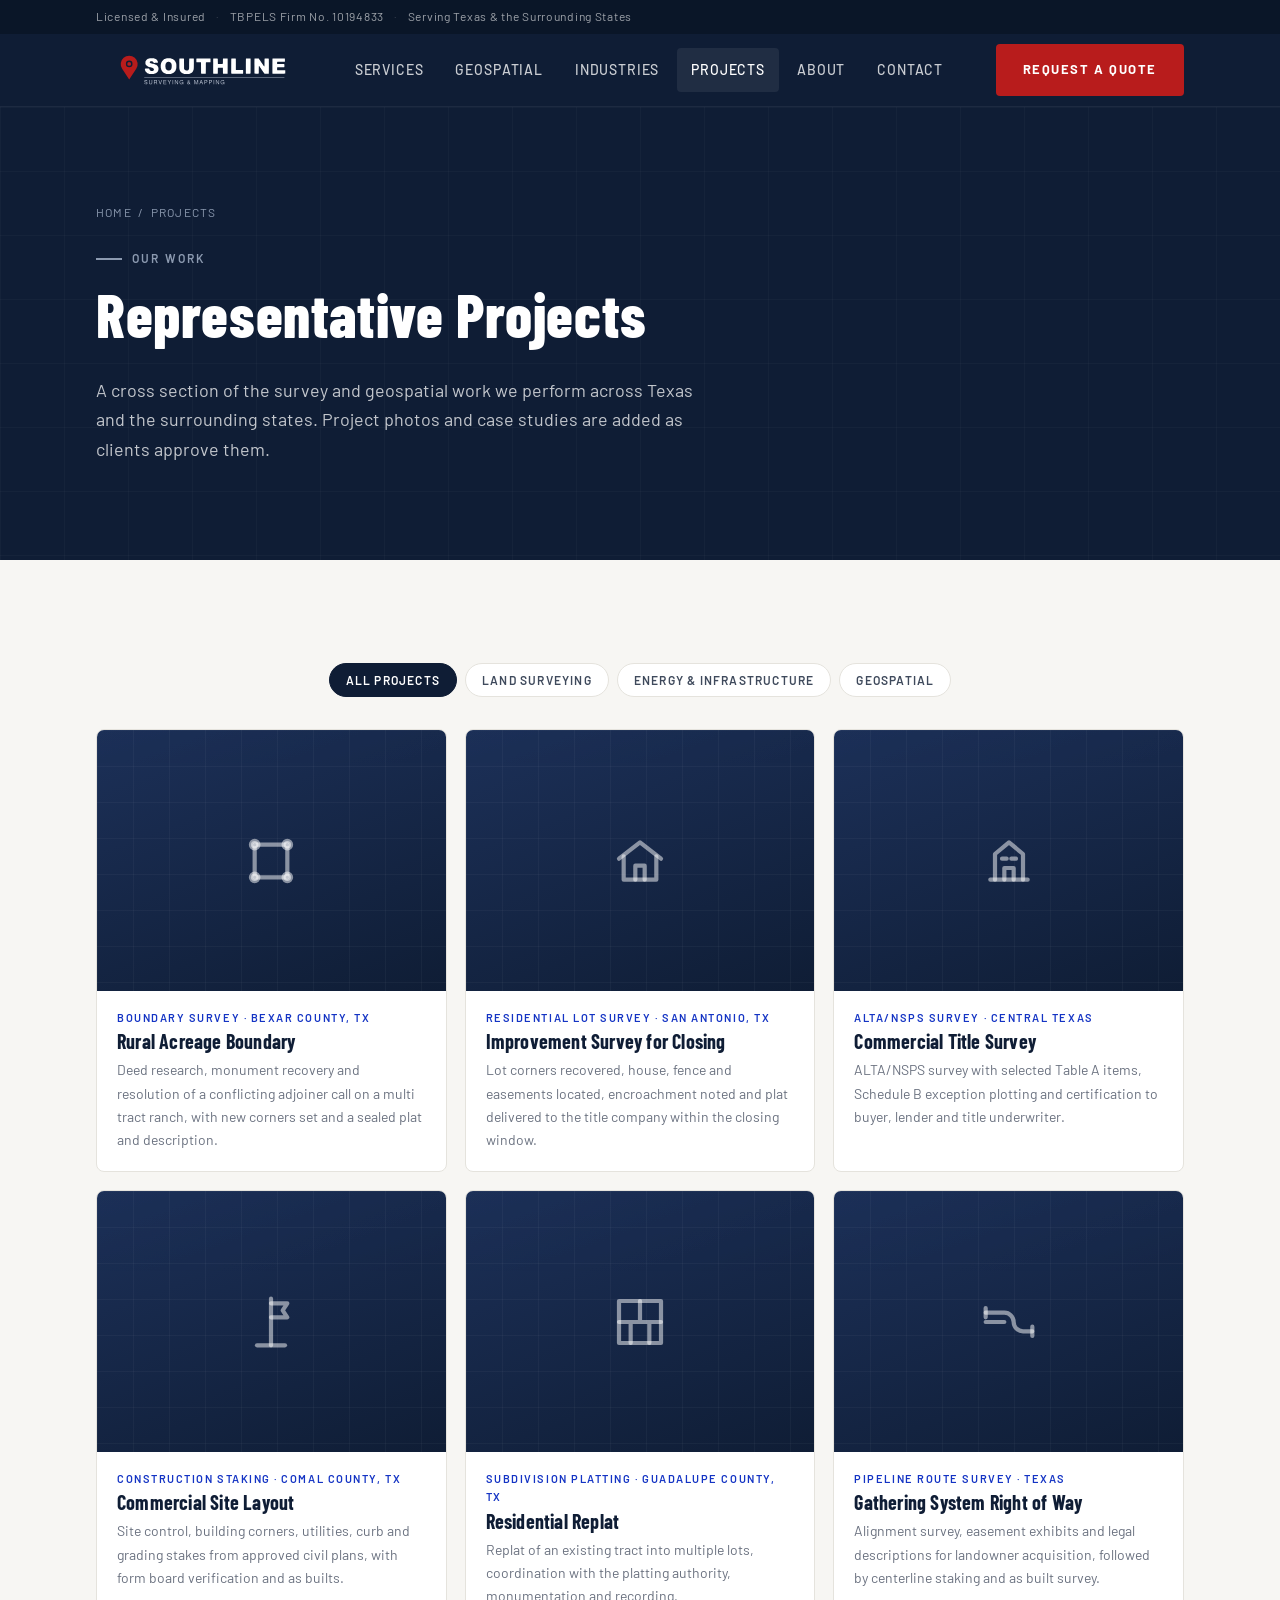
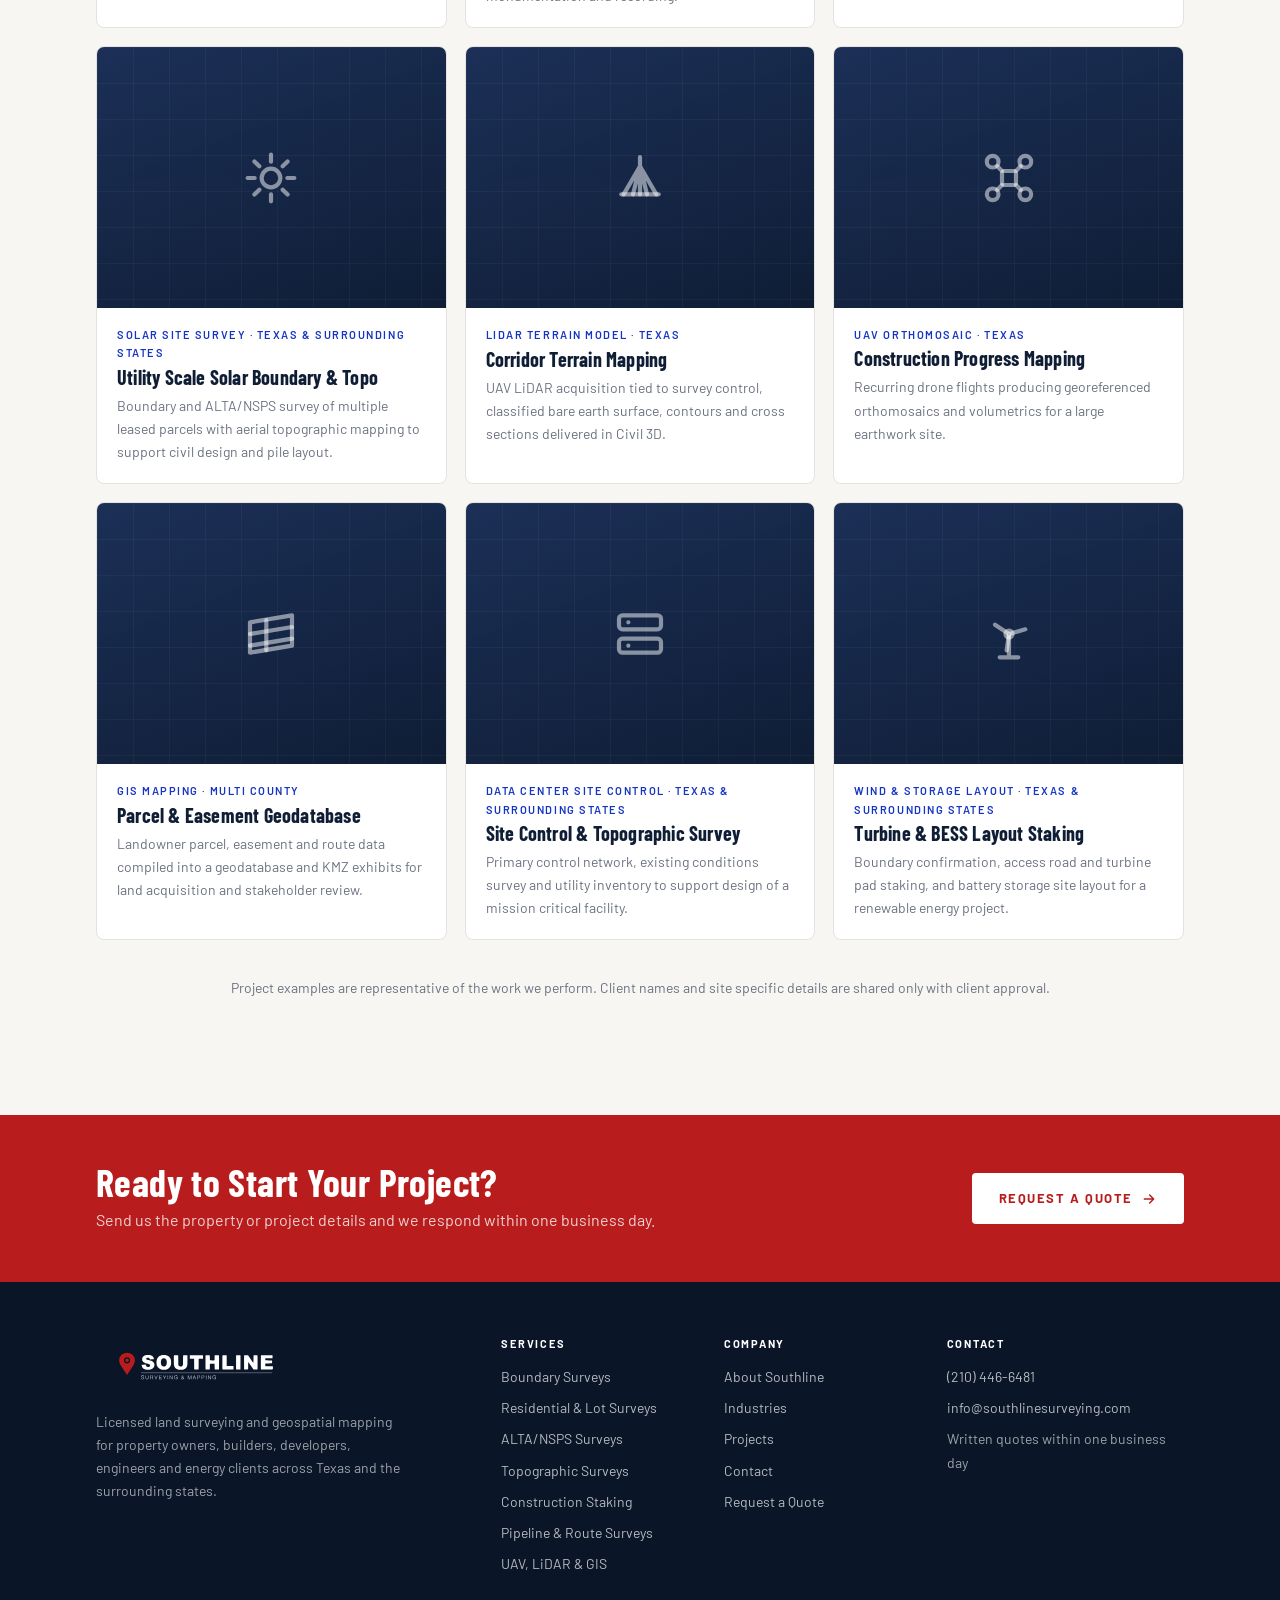
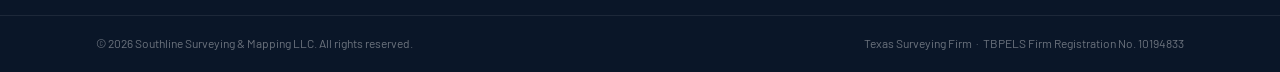
<file: projects.html>
<!DOCTYPE html>
<html lang="en">
<head>
<meta charset="utf-8">
<meta name="viewport" content="width=device-width, initial-scale=1">
<title>Projects | Southline Surveying &amp; Mapping</title>
<meta name="description" content="Representative land surveying and geospatial project types from Southline Surveying & Mapping: boundary, ALTA/NSPS, construction staking, pipeline route surveys, solar site mapping and LiDAR.">
<link rel="canonical" href="https://southlinesurveying.com/projects">
<meta property="og:type" content="website">
<meta property="og:site_name" content="Southline Surveying &amp; Mapping">
<meta property="og:title" content="Projects | Southline Surveying &amp; Mapping">
<meta property="og:description" content="Representative land surveying and geospatial project types from Southline Surveying & Mapping: boundary, ALTA/NSPS, construction staking, pipeline route surveys, solar site mapping and LiDAR.">
<meta property="og:url" content="https://southlinesurveying.com/projects">
<meta property="og:image" content="https://southlinesurveying.com/assets/og-image.jpg">
<meta name="twitter:card" content="summary_large_image">
<meta name="theme-color" content="#0F1D35">
<link rel="icon" href="/assets/favicon-32.png" type="image/png" sizes="32x32">
<link rel="icon" href="/assets/icon-512.png" type="image/png" sizes="512x512">
<link rel="apple-touch-icon" href="/assets/apple-touch-icon.png">
<link rel="preconnect" href="https://fonts.googleapis.com">
<link rel="preconnect" href="https://fonts.gstatic.com" crossorigin>
<link href="https://fonts.googleapis.com/css2?family=Barlow+Condensed:wght@600;700;800&family=Barlow:wght@400;500;600;700&display=swap" rel="stylesheet">
<link rel="stylesheet" href="/css/main.css">
</head>
<body>
<a class="sr-only" href="#main">Skip to content</a>
<div class="topbar">
  <div class="container">
    <div class="topbar__left"><span>Licensed &amp; Insured</span><span>TBPELS Firm No. 10194833</span><span>Serving Texas &amp; the Surrounding States</span></div>
  </div>
</div>
<header class="nav">
  <div class="container">
    <a class="nav__logo" href="/" aria-label="Southline Surveying &amp; Mapping home"><img src="/assets/logo-white.svg" alt="Southline Surveying &amp; Mapping" width="220" height="62"></a>
    <nav aria-label="Main">
      <ul class="nav__links">
        <li><a href="/services">Services</a></li><li><a href="/geospatial">Geospatial</a></li><li><a href="/industries">Industries</a></li><li><a href="/projects">Projects</a></li><li><a href="/about">About</a></li><li><a href="/contact">Contact</a></li>
        <li class="nav__cta-mobile"><a class="btn btn--red" href="/contact">Request a Quote</a></li>
      </ul>
    </nav>
    <a class="btn btn--red nav__cta" href="/contact">Request a Quote</a>
    <button class="nav__toggle" aria-label="Open menu" aria-expanded="false"><span></span><span></span><span></span></button>
  </div>
</header>
<main id="main">

<section class="page-hero">
  <div class="container">
    <div class="breadcrumb"><a href="/">Home</a> &nbsp;/&nbsp; Projects</div>
    <span class="eyebrow">Our Work</span>
    <h1>Representative Projects</h1>
    <p>A cross section of the survey and geospatial work we perform across Texas and the surrounding states. Project photos and case studies are added as clients approve them.</p>
    
  </div>
</section>
<section class="section">
  <div class="container">
    <div class="filters" role="group" aria-label="Filter projects">
      <button class="is-active" data-filter="all">All Projects</button>
      <button data-filter="land">Land Surveying</button>
      <button data-filter="energy">Energy &amp; Infrastructure</button>
      <button data-filter="geo">Geospatial</button>
    </div>
    <div class="grid grid--3"><div class="project reveal" data-cat="land"><div class="project__media"><svg viewBox="0 0 24 24" fill="none" stroke="currentColor" stroke-width="1.8" stroke-linecap="round" stroke-linejoin="round"><path d="M5 5h14v14H5z"/><circle cx="5" cy="5" r="1.6" fill="currentColor"/><circle cx="19" cy="5" r="1.6" fill="currentColor"/><circle cx="5" cy="19" r="1.6" fill="currentColor"/><circle cx="19" cy="19" r="1.6" fill="currentColor"/></svg></div><div class="project__body"><div class="project__type">Boundary Survey &middot; Bexar County, TX</div><h3>Rural Acreage Boundary</h3><p>Deed research, monument recovery and resolution of a conflicting adjoiner call on a multi tract ranch, with new corners set and a sealed plat and description.</p></div></div><div class="project reveal" data-cat="land"><div class="project__media"><svg viewBox="0 0 24 24" fill="none" stroke="currentColor" stroke-width="1.8" stroke-linecap="round" stroke-linejoin="round"><path d="M3 11l9-7 9 7"/><path d="M5 10v10h14V10"/><path d="M10 20v-6h4v6"/></svg></div><div class="project__body"><div class="project__type">Residential Lot Survey &middot; San Antonio, TX</div><h3>Improvement Survey for Closing</h3><p>Lot corners recovered, house, fence and easements located, encroachment noted and plat delivered to the title company within the closing window.</p></div></div><div class="project reveal" data-cat="land"><div class="project__media"><svg viewBox="0 0 24 24" fill="none" stroke="currentColor" stroke-width="1.8" stroke-linecap="round" stroke-linejoin="round"><path d="M4 20h16"/><path d="M6 20V9l6-5 6 5v11"/><path d="M10 20v-5h4v5"/><path d="M9 11h2M13 11h2"/></svg></div><div class="project__body"><div class="project__type">ALTA/NSPS Survey &middot; Central Texas</div><h3>Commercial Title Survey</h3><p>ALTA/NSPS survey with selected Table A items, Schedule B exception plotting and certification to buyer, lender and title underwriter.</p></div></div><div class="project reveal" data-cat="land"><div class="project__media"><svg viewBox="0 0 24 24" fill="none" stroke="currentColor" stroke-width="1.8" stroke-linecap="round" stroke-linejoin="round"><path d="M12 2v20"/><path d="M12 4h7l-2 3 2 3h-7"/><path d="M6 22h12"/></svg></div><div class="project__body"><div class="project__type">Construction Staking &middot; Comal County, TX</div><h3>Commercial Site Layout</h3><p>Site control, building corners, utilities, curb and grading stakes from approved civil plans, with form board verification and as builts.</p></div></div><div class="project reveal" data-cat="land"><div class="project__media"><svg viewBox="0 0 24 24" fill="none" stroke="currentColor" stroke-width="1.8" stroke-linecap="round" stroke-linejoin="round"><path d="M3 3h18v18H3z"/><path d="M3 12h18M12 3v9M8 12v9M16 12v9"/></svg></div><div class="project__body"><div class="project__type">Subdivision Platting &middot; Guadalupe County, TX</div><h3>Residential Replat</h3><p>Replat of an existing tract into multiple lots, coordination with the platting authority, monumentation and recording.</p></div></div><div class="project reveal" data-cat="energy"><div class="project__media"><svg viewBox="0 0 24 24" fill="none" stroke="currentColor" stroke-width="1.8" stroke-linecap="round" stroke-linejoin="round"><path d="M2 8h8a4 4 0 0 1 4 4v0a4 4 0 0 0 4 4h4"/><path d="M2 12h8a0 0 0 0 1 0 0"/><path d="M2 6v4M22 14v4"/></svg></div><div class="project__body"><div class="project__type">Pipeline Route Survey &middot; Texas</div><h3>Gathering System Right of Way</h3><p>Alignment survey, easement exhibits and legal descriptions for landowner acquisition, followed by centerline staking and as built survey.</p></div></div><div class="project reveal" data-cat="energy"><div class="project__media"><svg viewBox="0 0 24 24" fill="none" stroke="currentColor" stroke-width="1.8" stroke-linecap="round" stroke-linejoin="round"><circle cx="12" cy="12" r="4"/><path d="M12 2v3M12 19v3M2 12h3M19 12h3M4.9 4.9l2.1 2.1M17 17l2.1 2.1M4.9 19.1L7 17M17 7l2.1-2.1"/></svg></div><div class="project__body"><div class="project__type">Solar Site Survey &middot; Texas &amp; Surrounding States</div><h3>Utility Scale Solar Boundary &amp; Topo</h3><p>Boundary and ALTA/NSPS survey of multiple leased parcels with aerial topographic mapping to support civil design and pile layout.</p></div></div><div class="project reveal" data-cat="geo"><div class="project__media"><svg viewBox="0 0 24 24" fill="none" stroke="currentColor" stroke-width="1.8" stroke-linecap="round" stroke-linejoin="round"><path d="M12 3v4M12 7l-7 12M12 7l7 12M12 7l-3 12M12 7l3 12M12 7v12"/><path d="M4 19h16"/></svg></div><div class="project__body"><div class="project__type">LiDAR Terrain Model &middot; Texas</div><h3>Corridor Terrain Mapping</h3><p>UAV LiDAR acquisition tied to survey control, classified bare earth surface, contours and cross sections delivered in Civil 3D.</p></div></div><div class="project reveal" data-cat="geo"><div class="project__media"><svg viewBox="0 0 24 24" fill="none" stroke="currentColor" stroke-width="1.8" stroke-linecap="round" stroke-linejoin="round"><circle cx="5" cy="5" r="2.5"/><circle cx="19" cy="5" r="2.5"/><circle cx="5" cy="19" r="2.5"/><circle cx="19" cy="19" r="2.5"/><rect x="9" y="9" width="6" height="6" rx="1"/><path d="M7 7l2 2M17 7l-2 2M7 17l2-2M17 17l-2-2"/></svg></div><div class="project__body"><div class="project__type">UAV Orthomosaic &middot; Texas</div><h3>Construction Progress Mapping</h3><p>Recurring drone flights producing georeferenced orthomosaics and volumetrics for a large earthwork site.</p></div></div><div class="project reveal" data-cat="geo"><div class="project__media"><svg viewBox="0 0 24 24" fill="none" stroke="currentColor" stroke-width="1.8" stroke-linecap="round" stroke-linejoin="round"><path d="M3 7l18-3v13l-18 3z"/><path d="M3 12l18-3"/><path d="M3 17l18-3"/><path d="M10 6v13"/></svg></div><div class="project__body"><div class="project__type">GIS Mapping &middot; Multi County</div><h3>Parcel &amp; Easement Geodatabase</h3><p>Landowner parcel, easement and route data compiled into a geodatabase and KMZ exhibits for land acquisition and stakeholder review.</p></div></div><div class="project reveal" data-cat="energy"><div class="project__media"><svg viewBox="0 0 24 24" fill="none" stroke="currentColor" stroke-width="1.8" stroke-linecap="round" stroke-linejoin="round"><rect x="3" y="4" width="18" height="6" rx="1.5"/><rect x="3" y="14" width="18" height="6" rx="1.5"/><path d="M7 7h.01M7 17h.01"/></svg></div><div class="project__body"><div class="project__type">Data Center Site Control &middot; Texas &amp; Surrounding States</div><h3>Site Control &amp; Topographic Survey</h3><p>Primary control network, existing conditions survey and utility inventory to support design of a mission critical facility.</p></div></div><div class="project reveal" data-cat="energy"><div class="project__media"><svg viewBox="0 0 24 24" fill="none" stroke="currentColor" stroke-width="1.8" stroke-linecap="round" stroke-linejoin="round"><path d="M12 12v10M8 22h8"/><path d="M12 12l-6-4M12 12l7-2M12 12l-1 7"/><circle cx="12" cy="12" r="1.5"/></svg></div><div class="project__body"><div class="project__type">Wind &amp; Storage Layout &middot; Texas &amp; Surrounding States</div><h3>Turbine &amp; BESS Layout Staking</h3><p>Boundary confirmation, access road and turbine pad staking, and battery storage site layout for a renewable energy project.</p></div></div></div>
    <p class="center" style="margin-top:36px;font-size:14px;color:var(--text-muted)">Project examples are representative of the work we perform. Client names and site specific details are shared only with client approval.</p>
  </div>
</section>
</main>
<section class="cta-band">
  <div class="container">
    <div>
      <h2>Ready to Start Your Project?</h2>
      <p>Send us the property or project details and we respond within one business day.</p>
    </div>
    <a class="btn btn--white" href="/contact">Request a Quote <svg class="arrow" width="16" height="16" viewBox="0 0 24 24" fill="none" stroke="currentColor" stroke-width="2.2" stroke-linecap="round" stroke-linejoin="round"><path d="M5 12h14M13 6l6 6-6 6"/></svg></a>
  </div>
</section>
<footer class="footer">
  <div class="container">
    <div class="footer__brand">
      <img src="/assets/logo-white.svg" alt="Southline Surveying &amp; Mapping" width="220" height="62">
      <p>Licensed land surveying and geospatial mapping for property owners, builders, developers, engineers and energy clients across Texas and the surrounding states.</p>
    </div>
    <div>
      <h4>Services</h4>
      <ul>
        <li><a href="/services#boundary">Boundary Surveys</a></li>
        <li><a href="/services#residential">Residential &amp; Lot Surveys</a></li>
        <li><a href="/services#alta">ALTA/NSPS Surveys</a></li>
        <li><a href="/services#topographic">Topographic Surveys</a></li>
        <li><a href="/services#construction">Construction Staking</a></li>
        <li><a href="/services#pipeline">Pipeline &amp; Route Surveys</a></li>
        <li><a href="/geospatial">UAV, LiDAR &amp; GIS</a></li>
      </ul>
    </div>
    <div>
      <h4>Company</h4>
      <ul>
        <li><a href="/about">About Southline</a></li>
        <li><a href="/industries">Industries</a></li>
        <li><a href="/projects">Projects</a></li>
        <li><a href="/contact">Contact</a></li>
        <li><a href="/contact">Request a Quote</a></li>
      </ul>
    </div>
    <div>
      <h4>Contact</h4>
      <ul>
        <li><a href="tel:+12104466481">(210) 446-6481</a></li>
        <li><a href="mailto:info@southlinesurveying.com">info@southlinesurveying.com</a></li>
        <li>Written quotes within one business day</li>
      </ul>
    </div>
  </div>
  <div class="footer__bottom">
    <div class="container">
      <span>&copy; <span id="year">2026</span> Southline Surveying &amp; Mapping LLC. All rights reserved.</span>
      <span>Texas Surveying Firm &nbsp;&middot;&nbsp; TBPELS Firm Registration No. 10194833</span>
    </div>
  </div>
</footer>
<script src="/js/main.js" defer></script>
</body>
</html>
</file>
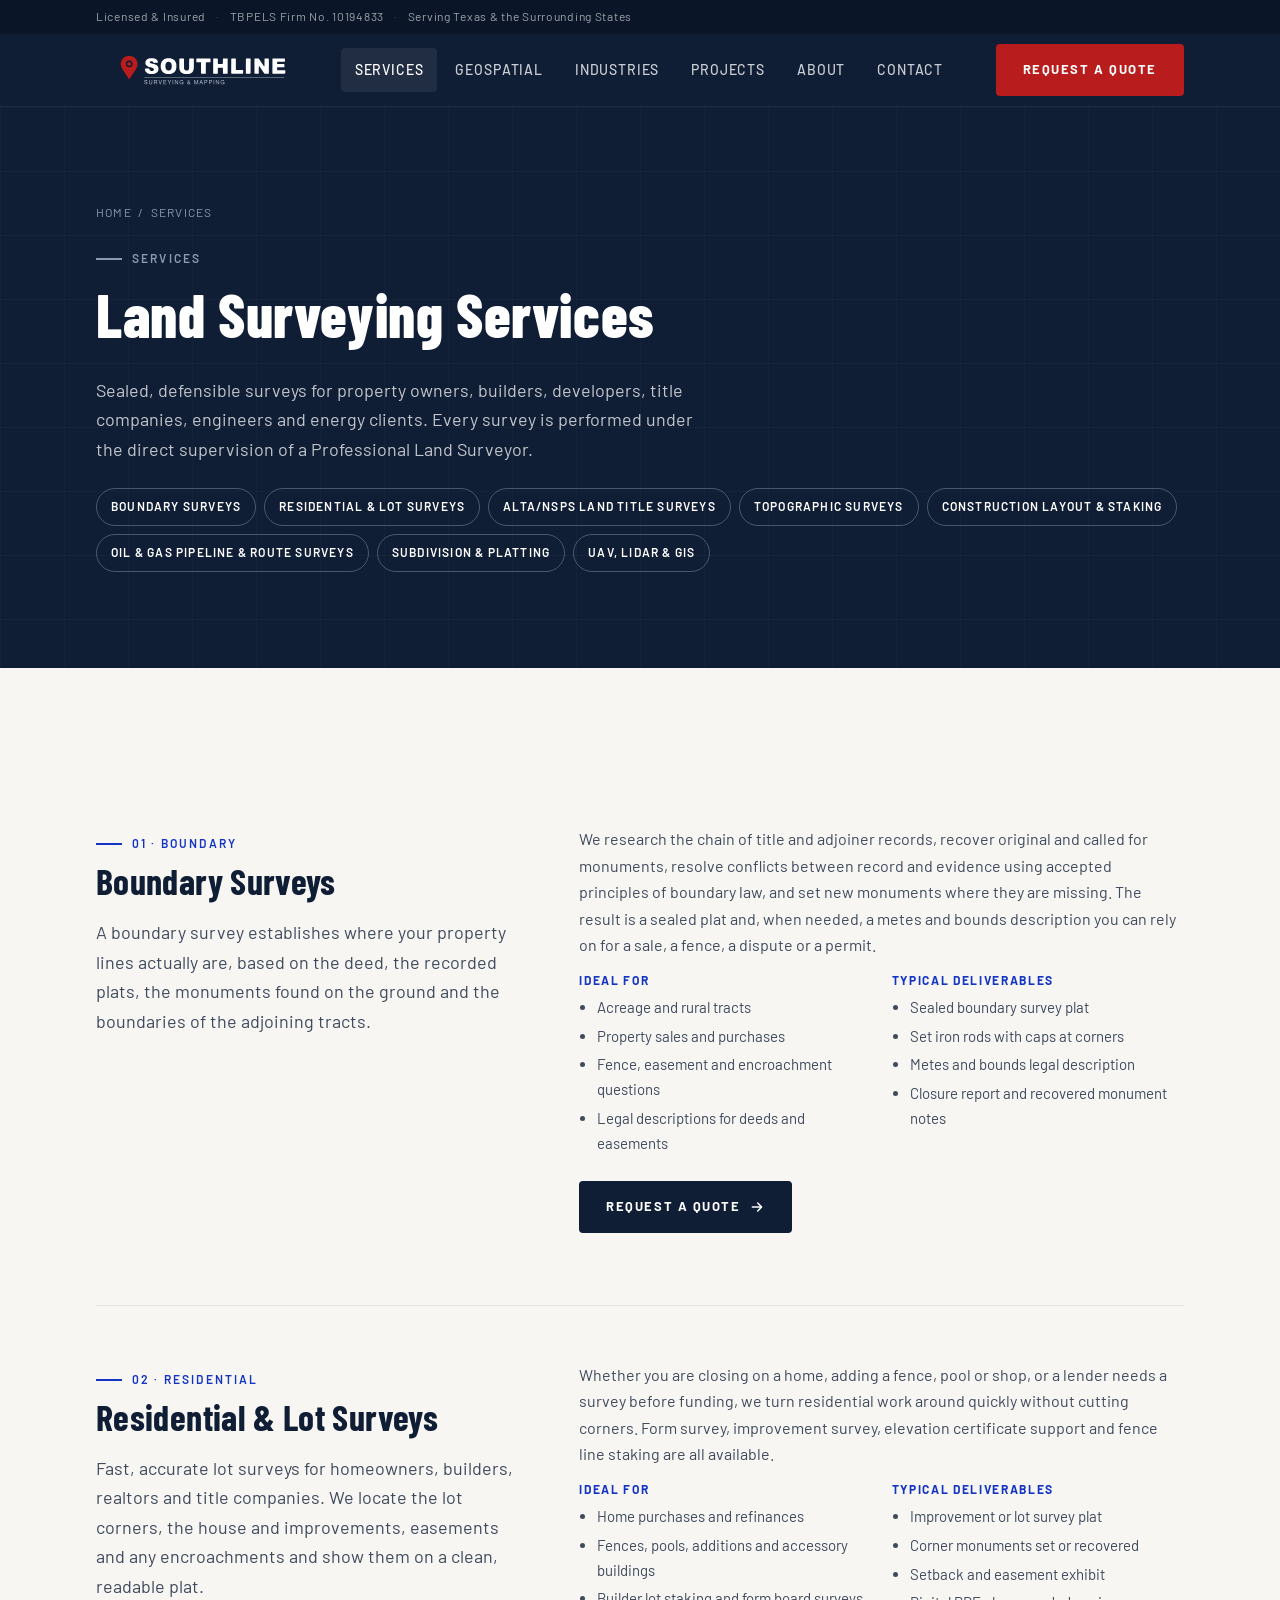
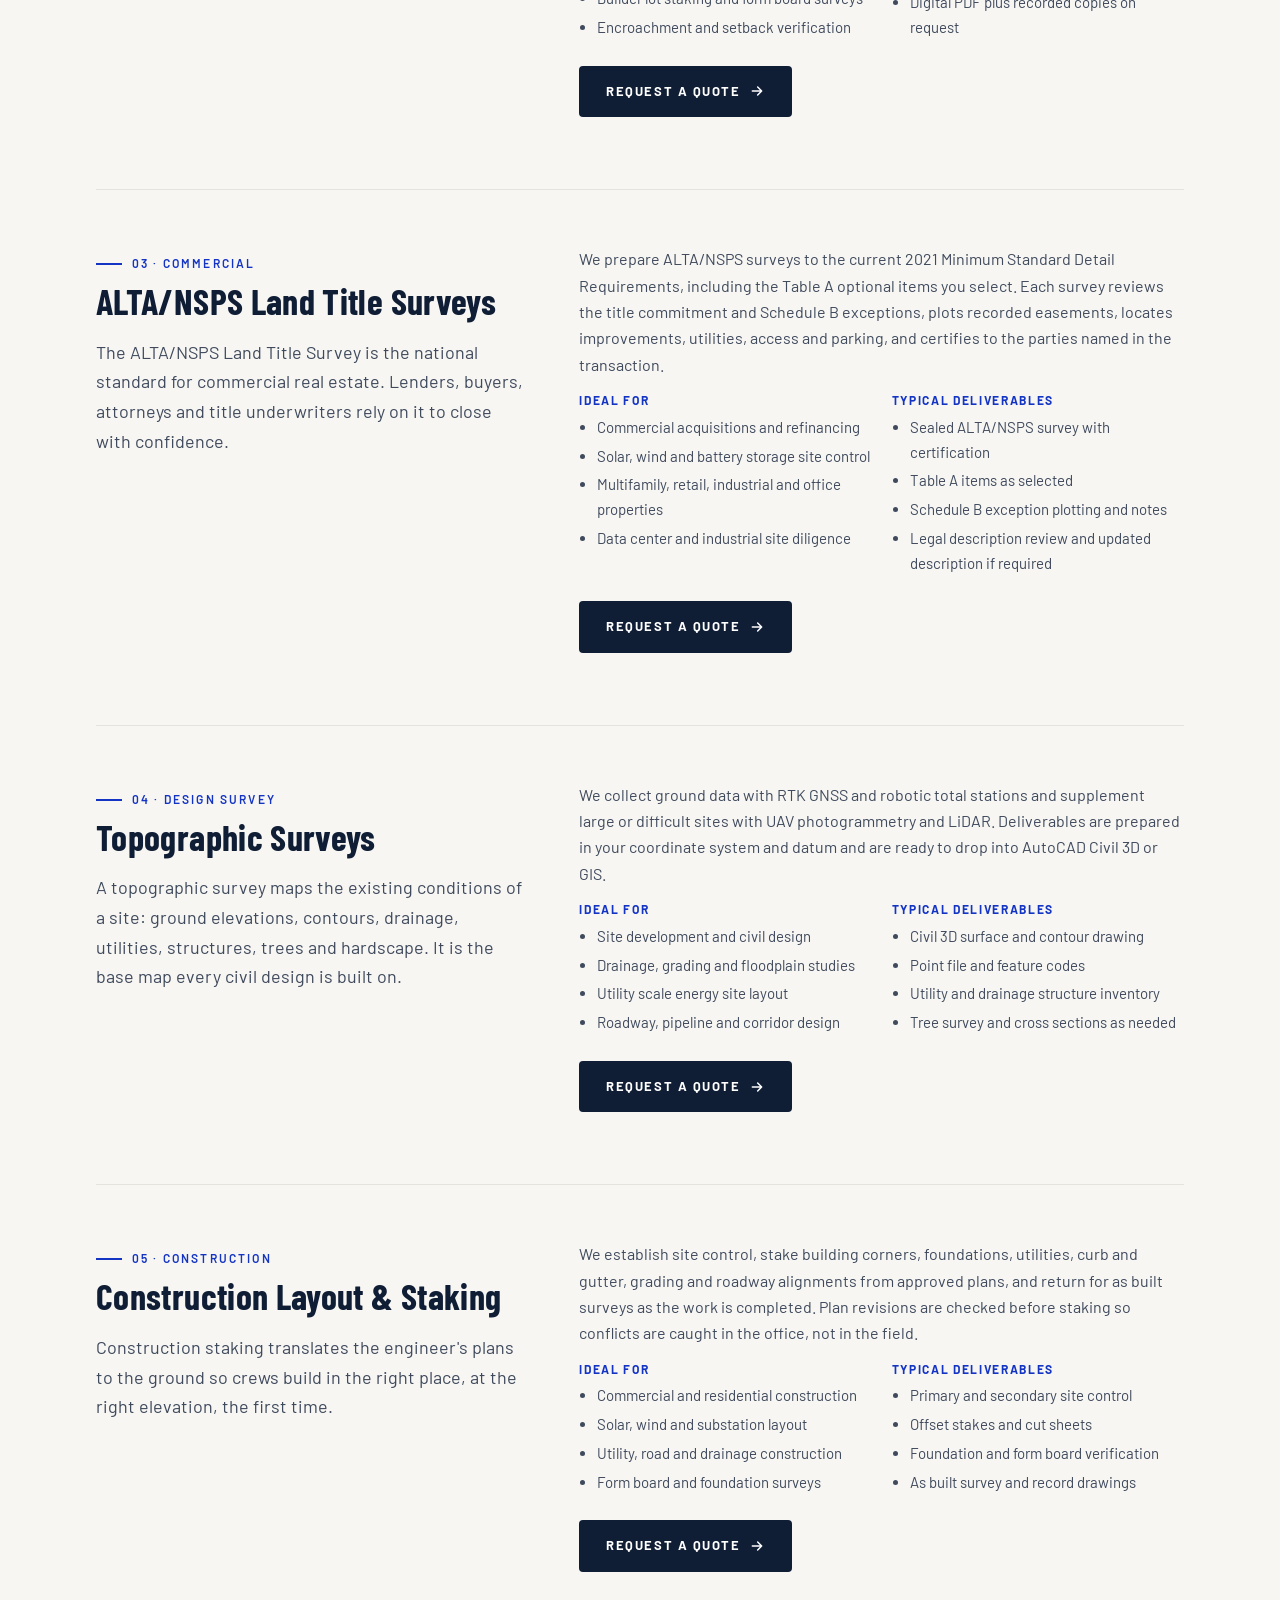
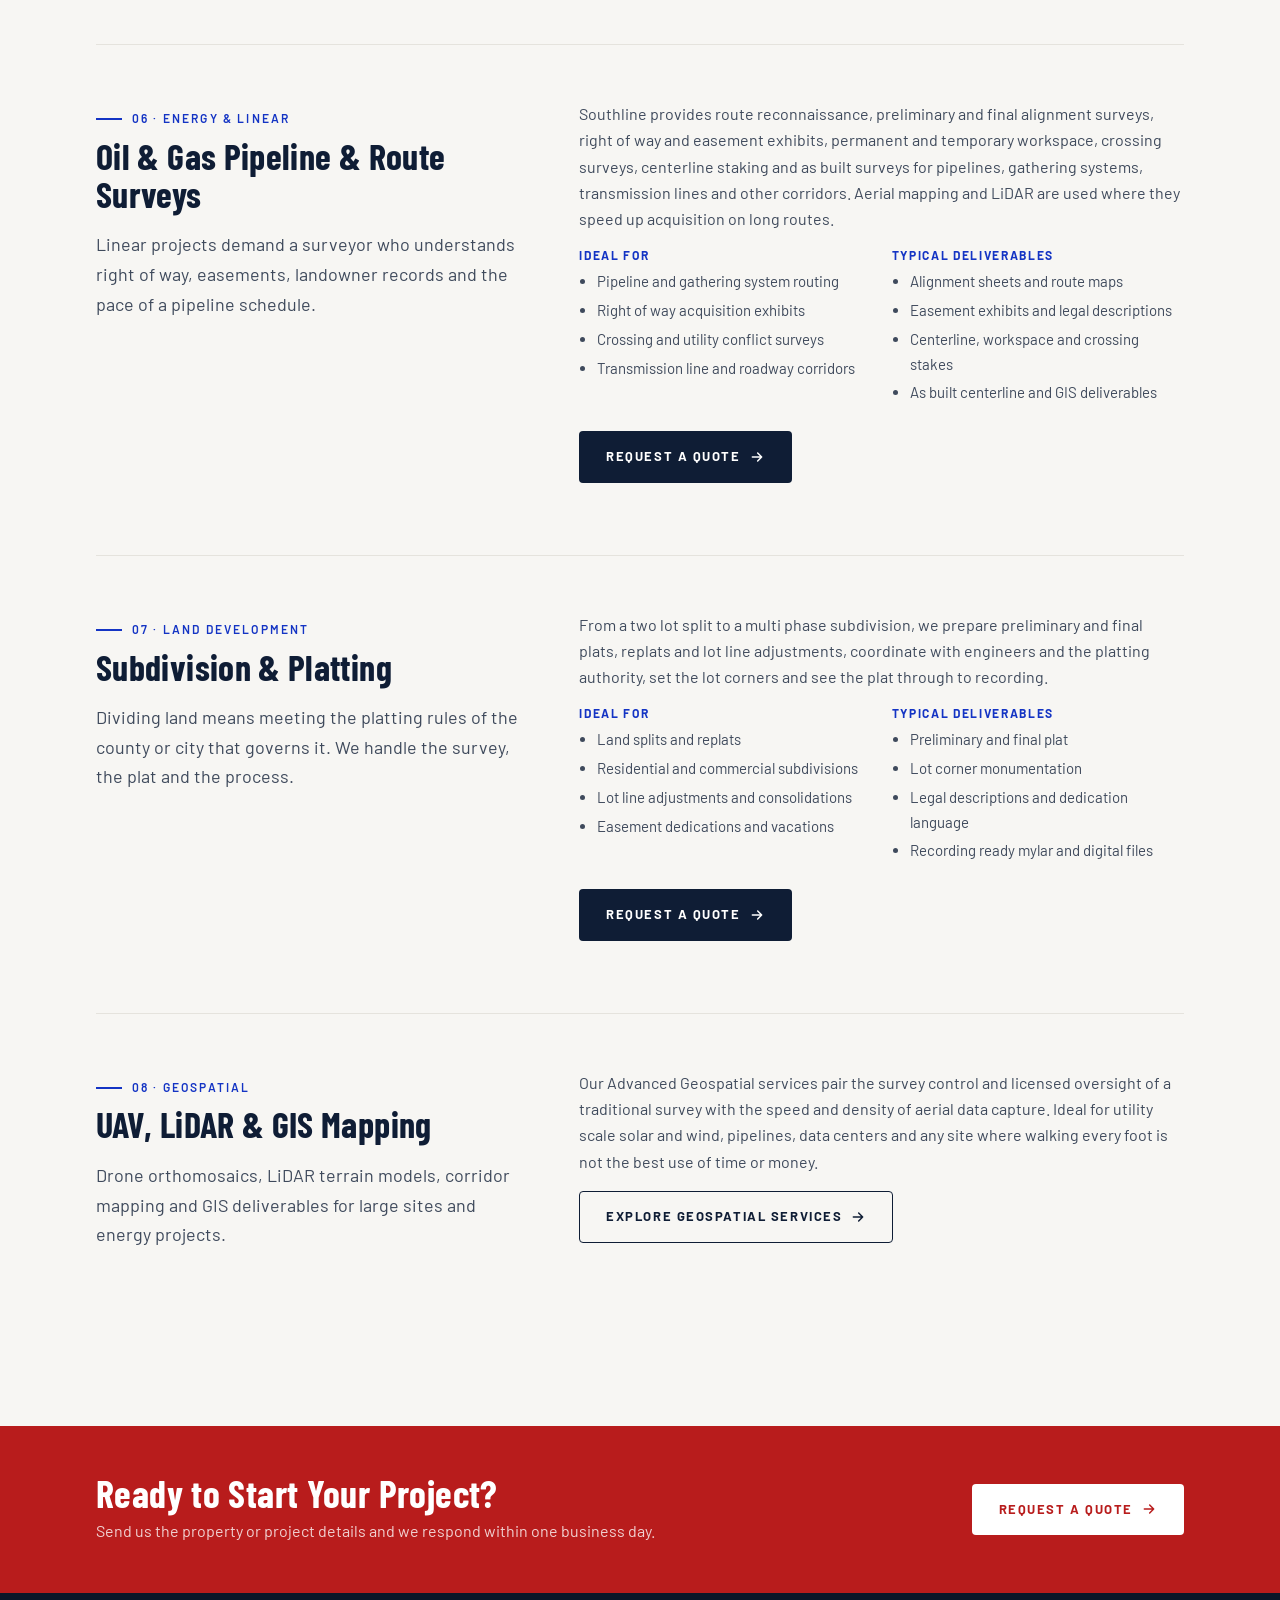
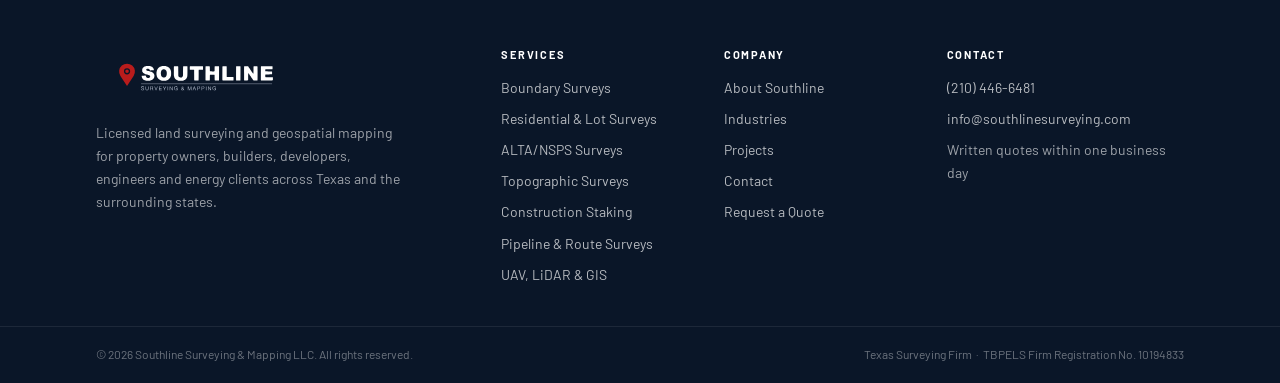
<file: services.html>
<!DOCTYPE html>
<html lang="en">
<head>
<meta charset="utf-8">
<meta name="viewport" content="width=device-width, initial-scale=1">
<title>Land Survey Services | Boundary, ALTA/NSPS, Construction Staking, Pipeline | Southline</title>
<meta name="description" content="Boundary, residential lot, ALTA/NSPS, topographic, construction staking, pipeline route and subdivision platting surveys by a Texas Professional Land Surveyor serving Texas and the surrounding states">
<link rel="canonical" href="https://southlinesurveying.com/services">
<meta property="og:type" content="website">
<meta property="og:site_name" content="Southline Surveying &amp; Mapping">
<meta property="og:title" content="Land Survey Services | Boundary, ALTA/NSPS, Construction Staking, Pipeline | Southline">
<meta property="og:description" content="Boundary, residential lot, ALTA/NSPS, topographic, construction staking, pipeline route and subdivision platting surveys by a Texas Professional Land Surveyor serving Texas and the surrounding states">
<meta property="og:url" content="https://southlinesurveying.com/services">
<meta property="og:image" content="https://southlinesurveying.com/assets/og-image.jpg">
<meta name="twitter:card" content="summary_large_image">
<meta name="theme-color" content="#0F1D35">
<link rel="icon" href="/assets/favicon-32.png" type="image/png" sizes="32x32">
<link rel="icon" href="/assets/icon-512.png" type="image/png" sizes="512x512">
<link rel="apple-touch-icon" href="/assets/apple-touch-icon.png">
<link rel="preconnect" href="https://fonts.googleapis.com">
<link rel="preconnect" href="https://fonts.gstatic.com" crossorigin>
<link href="https://fonts.googleapis.com/css2?family=Barlow+Condensed:wght@600;700;800&family=Barlow:wght@400;500;600;700&display=swap" rel="stylesheet">
<link rel="stylesheet" href="/css/main.css">
</head>
<body>
<a class="sr-only" href="#main">Skip to content</a>
<div class="topbar">
  <div class="container">
    <div class="topbar__left"><span>Licensed &amp; Insured</span><span>TBPELS Firm No. 10194833</span><span>Serving Texas &amp; the Surrounding States</span></div>
  </div>
</div>
<header class="nav">
  <div class="container">
    <a class="nav__logo" href="/" aria-label="Southline Surveying &amp; Mapping home"><img src="/assets/logo-white.svg" alt="Southline Surveying &amp; Mapping" width="220" height="62"></a>
    <nav aria-label="Main">
      <ul class="nav__links">
        <li><a href="/services">Services</a></li><li><a href="/geospatial">Geospatial</a></li><li><a href="/industries">Industries</a></li><li><a href="/projects">Projects</a></li><li><a href="/about">About</a></li><li><a href="/contact">Contact</a></li>
        <li class="nav__cta-mobile"><a class="btn btn--red" href="/contact">Request a Quote</a></li>
      </ul>
    </nav>
    <a class="btn btn--red nav__cta" href="/contact">Request a Quote</a>
    <button class="nav__toggle" aria-label="Open menu" aria-expanded="false"><span></span><span></span><span></span></button>
  </div>
</header>
<main id="main">

<section class="page-hero">
  <div class="container">
    <div class="breadcrumb"><a href="/">Home</a> &nbsp;/&nbsp; Services</div>
    <span class="eyebrow">Services</span>
    <h1>Land Surveying Services</h1>
    <p>Sealed, defensible surveys for property owners, builders, developers, title companies, engineers and energy clients. Every survey is performed under the direct supervision of a Professional Land Surveyor.</p>
    <div class="anchor-nav"><a href="#boundary">Boundary Surveys</a><a href="#residential">Residential &amp; Lot Surveys</a><a href="#alta">ALTA/NSPS Land Title Surveys</a><a href="#topographic">Topographic Surveys</a><a href="#construction">Construction Layout &amp; Staking</a><a href="#pipeline">Oil &amp; Gas Pipeline &amp; Route Surveys</a><a href="#subdivision">Subdivision &amp; Platting</a><a href="/geospatial">UAV, LiDAR &amp; GIS</a></div>
  </div>
</section><section class="section"><div class="container">
<article class="service" id="boundary">
  <div class="service__head reveal"><span class="eyebrow">01 &middot; Boundary</span><h2>Boundary Surveys</h2><p class="lead">A boundary survey establishes where your property lines actually are, based on the deed, the recorded plats, the monuments found on the ground and the boundaries of the adjoining tracts.</p></div>
  <div class="service__body reveal">
    <p>We research the chain of title and adjoiner records, recover original and called for monuments, resolve conflicts between record and evidence using accepted principles of boundary law, and set new monuments where they are missing. The result is a sealed plat and, when needed, a metes and bounds description you can rely on for a sale, a fence, a dispute or a permit.</p>
    <div class="service__cols">
      <div><h4>Ideal for</h4><ul><li>Acreage and rural tracts</li><li>Property sales and purchases</li><li>Fence, easement and encroachment questions</li><li>Legal descriptions for deeds and easements</li></ul></div>
      <div><h4>Typical deliverables</h4><ul><li>Sealed boundary survey plat</li><li>Set iron rods with caps at corners</li><li>Metes and bounds legal description</li><li>Closure report and recovered monument notes</li></ul></div>
    </div>
    <p style="margin-top:22px"><a class="btn btn--navy" href="/contact">Request a Quote <svg class="arrow" width="16" height="16" viewBox="0 0 24 24" fill="none" stroke="currentColor" stroke-width="2.2" stroke-linecap="round" stroke-linejoin="round"><path d="M5 12h14M13 6l6 6-6 6"/></svg></a></p>
  </div>
</article>
<article class="service" id="residential">
  <div class="service__head reveal"><span class="eyebrow">02 &middot; Residential</span><h2>Residential &amp; Lot Surveys</h2><p class="lead">Fast, accurate lot surveys for homeowners, builders, realtors and title companies. We locate the lot corners, the house and improvements, easements and any encroachments and show them on a clean, readable plat.</p></div>
  <div class="service__body reveal">
    <p>Whether you are closing on a home, adding a fence, pool or shop, or a lender needs a survey before funding, we turn residential work around quickly without cutting corners. Form survey, improvement survey, elevation certificate support and fence line staking are all available.</p>
    <div class="service__cols">
      <div><h4>Ideal for</h4><ul><li>Home purchases and refinances</li><li>Fences, pools, additions and accessory buildings</li><li>Builder lot staking and form board surveys</li><li>Encroachment and setback verification</li></ul></div>
      <div><h4>Typical deliverables</h4><ul><li>Improvement or lot survey plat</li><li>Corner monuments set or recovered</li><li>Setback and easement exhibit</li><li>Digital PDF plus recorded copies on request</li></ul></div>
    </div>
    <p style="margin-top:22px"><a class="btn btn--navy" href="/contact">Request a Quote <svg class="arrow" width="16" height="16" viewBox="0 0 24 24" fill="none" stroke="currentColor" stroke-width="2.2" stroke-linecap="round" stroke-linejoin="round"><path d="M5 12h14M13 6l6 6-6 6"/></svg></a></p>
  </div>
</article>
<article class="service" id="alta">
  <div class="service__head reveal"><span class="eyebrow">03 &middot; Commercial</span><h2>ALTA/NSPS Land Title Surveys</h2><p class="lead">The ALTA/NSPS Land Title Survey is the national standard for commercial real estate. Lenders, buyers, attorneys and title underwriters rely on it to close with confidence.</p></div>
  <div class="service__body reveal">
    <p>We prepare ALTA/NSPS surveys to the current 2021 Minimum Standard Detail Requirements, including the Table A optional items you select. Each survey reviews the title commitment and Schedule B exceptions, plots recorded easements, locates improvements, utilities, access and parking, and certifies to the parties named in the transaction.</p>
    <div class="service__cols">
      <div><h4>Ideal for</h4><ul><li>Commercial acquisitions and refinancing</li><li>Solar, wind and battery storage site control</li><li>Multifamily, retail, industrial and office properties</li><li>Data center and industrial site diligence</li></ul></div>
      <div><h4>Typical deliverables</h4><ul><li>Sealed ALTA/NSPS survey with certification</li><li>Table A items as selected</li><li>Schedule B exception plotting and notes</li><li>Legal description review and updated description if required</li></ul></div>
    </div>
    <p style="margin-top:22px"><a class="btn btn--navy" href="/contact">Request a Quote <svg class="arrow" width="16" height="16" viewBox="0 0 24 24" fill="none" stroke="currentColor" stroke-width="2.2" stroke-linecap="round" stroke-linejoin="round"><path d="M5 12h14M13 6l6 6-6 6"/></svg></a></p>
  </div>
</article>
<article class="service" id="topographic">
  <div class="service__head reveal"><span class="eyebrow">04 &middot; Design Survey</span><h2>Topographic Surveys</h2><p class="lead">A topographic survey maps the existing conditions of a site: ground elevations, contours, drainage, utilities, structures, trees and hardscape. It is the base map every civil design is built on.</p></div>
  <div class="service__body reveal">
    <p>We collect ground data with RTK GNSS and robotic total stations and supplement large or difficult sites with UAV photogrammetry and LiDAR. Deliverables are prepared in your coordinate system and datum and are ready to drop into AutoCAD Civil 3D or GIS.</p>
    <div class="service__cols">
      <div><h4>Ideal for</h4><ul><li>Site development and civil design</li><li>Drainage, grading and floodplain studies</li><li>Utility scale energy site layout</li><li>Roadway, pipeline and corridor design</li></ul></div>
      <div><h4>Typical deliverables</h4><ul><li>Civil 3D surface and contour drawing</li><li>Point file and feature codes</li><li>Utility and drainage structure inventory</li><li>Tree survey and cross sections as needed</li></ul></div>
    </div>
    <p style="margin-top:22px"><a class="btn btn--navy" href="/contact">Request a Quote <svg class="arrow" width="16" height="16" viewBox="0 0 24 24" fill="none" stroke="currentColor" stroke-width="2.2" stroke-linecap="round" stroke-linejoin="round"><path d="M5 12h14M13 6l6 6-6 6"/></svg></a></p>
  </div>
</article>
<article class="service" id="construction">
  <div class="service__head reveal"><span class="eyebrow">05 &middot; Construction</span><h2>Construction Layout &amp; Staking</h2><p class="lead">Construction staking translates the engineer's plans to the ground so crews build in the right place, at the right elevation, the first time.</p></div>
  <div class="service__body reveal">
    <p>We establish site control, stake building corners, foundations, utilities, curb and gutter, grading and roadway alignments from approved plans, and return for as built surveys as the work is completed. Plan revisions are checked before staking so conflicts are caught in the office, not in the field.</p>
    <div class="service__cols">
      <div><h4>Ideal for</h4><ul><li>Commercial and residential construction</li><li>Solar, wind and substation layout</li><li>Utility, road and drainage construction</li><li>Form board and foundation surveys</li></ul></div>
      <div><h4>Typical deliverables</h4><ul><li>Primary and secondary site control</li><li>Offset stakes and cut sheets</li><li>Foundation and form board verification</li><li>As built survey and record drawings</li></ul></div>
    </div>
    <p style="margin-top:22px"><a class="btn btn--navy" href="/contact">Request a Quote <svg class="arrow" width="16" height="16" viewBox="0 0 24 24" fill="none" stroke="currentColor" stroke-width="2.2" stroke-linecap="round" stroke-linejoin="round"><path d="M5 12h14M13 6l6 6-6 6"/></svg></a></p>
  </div>
</article>
<article class="service" id="pipeline">
  <div class="service__head reveal"><span class="eyebrow">06 &middot; Energy &amp; Linear</span><h2>Oil &amp; Gas Pipeline &amp; Route Surveys</h2><p class="lead">Linear projects demand a surveyor who understands right of way, easements, landowner records and the pace of a pipeline schedule.</p></div>
  <div class="service__body reveal">
    <p>Southline provides route reconnaissance, preliminary and final alignment surveys, right of way and easement exhibits, permanent and temporary workspace, crossing surveys, centerline staking and as built surveys for pipelines, gathering systems, transmission lines and other corridors. Aerial mapping and LiDAR are used where they speed up acquisition on long routes.</p>
    <div class="service__cols">
      <div><h4>Ideal for</h4><ul><li>Pipeline and gathering system routing</li><li>Right of way acquisition exhibits</li><li>Crossing and utility conflict surveys</li><li>Transmission line and roadway corridors</li></ul></div>
      <div><h4>Typical deliverables</h4><ul><li>Alignment sheets and route maps</li><li>Easement exhibits and legal descriptions</li><li>Centerline, workspace and crossing stakes</li><li>As built centerline and GIS deliverables</li></ul></div>
    </div>
    <p style="margin-top:22px"><a class="btn btn--navy" href="/contact">Request a Quote <svg class="arrow" width="16" height="16" viewBox="0 0 24 24" fill="none" stroke="currentColor" stroke-width="2.2" stroke-linecap="round" stroke-linejoin="round"><path d="M5 12h14M13 6l6 6-6 6"/></svg></a></p>
  </div>
</article>
<article class="service" id="subdivision">
  <div class="service__head reveal"><span class="eyebrow">07 &middot; Land Development</span><h2>Subdivision &amp; Platting</h2><p class="lead">Dividing land means meeting the platting rules of the county or city that governs it. We handle the survey, the plat and the process.</p></div>
  <div class="service__body reveal">
    <p>From a two lot split to a multi phase subdivision, we prepare preliminary and final plats, replats and lot line adjustments, coordinate with engineers and the platting authority, set the lot corners and see the plat through to recording.</p>
    <div class="service__cols">
      <div><h4>Ideal for</h4><ul><li>Land splits and replats</li><li>Residential and commercial subdivisions</li><li>Lot line adjustments and consolidations</li><li>Easement dedications and vacations</li></ul></div>
      <div><h4>Typical deliverables</h4><ul><li>Preliminary and final plat</li><li>Lot corner monumentation</li><li>Legal descriptions and dedication language</li><li>Recording ready mylar and digital files</li></ul></div>
    </div>
    <p style="margin-top:22px"><a class="btn btn--navy" href="/contact">Request a Quote <svg class="arrow" width="16" height="16" viewBox="0 0 24 24" fill="none" stroke="currentColor" stroke-width="2.2" stroke-linecap="round" stroke-linejoin="round"><path d="M5 12h14M13 6l6 6-6 6"/></svg></a></p>
  </div>
</article>
<article class="service" id="geospatial">
  <div class="service__head reveal"><span class="eyebrow">08 &middot; Geospatial</span><h2>UAV, LiDAR &amp; GIS Mapping</h2><p class="lead">Drone orthomosaics, LiDAR terrain models, corridor mapping and GIS deliverables for large sites and energy projects.</p></div>
  <div class="service__body reveal"><p>Our Advanced Geospatial services pair the survey control and licensed oversight of a traditional survey with the speed and density of aerial data capture. Ideal for utility scale solar and wind, pipelines, data centers and any site where walking every foot is not the best use of time or money.</p>
  <p><a class="btn btn--outline" href="/geospatial">Explore Geospatial Services <svg class="arrow" width="16" height="16" viewBox="0 0 24 24" fill="none" stroke="currentColor" stroke-width="2.2" stroke-linecap="round" stroke-linejoin="round"><path d="M5 12h14M13 6l6 6-6 6"/></svg></a></p></div>
</article>
</div></section>
</main>
<section class="cta-band">
  <div class="container">
    <div>
      <h2>Ready to Start Your Project?</h2>
      <p>Send us the property or project details and we respond within one business day.</p>
    </div>
    <a class="btn btn--white" href="/contact">Request a Quote <svg class="arrow" width="16" height="16" viewBox="0 0 24 24" fill="none" stroke="currentColor" stroke-width="2.2" stroke-linecap="round" stroke-linejoin="round"><path d="M5 12h14M13 6l6 6-6 6"/></svg></a>
  </div>
</section>
<footer class="footer">
  <div class="container">
    <div class="footer__brand">
      <img src="/assets/logo-white.svg" alt="Southline Surveying &amp; Mapping" width="220" height="62">
      <p>Licensed land surveying and geospatial mapping for property owners, builders, developers, engineers and energy clients across Texas and the surrounding states.</p>
    </div>
    <div>
      <h4>Services</h4>
      <ul>
        <li><a href="/services#boundary">Boundary Surveys</a></li>
        <li><a href="/services#residential">Residential &amp; Lot Surveys</a></li>
        <li><a href="/services#alta">ALTA/NSPS Surveys</a></li>
        <li><a href="/services#topographic">Topographic Surveys</a></li>
        <li><a href="/services#construction">Construction Staking</a></li>
        <li><a href="/services#pipeline">Pipeline &amp; Route Surveys</a></li>
        <li><a href="/geospatial">UAV, LiDAR &amp; GIS</a></li>
      </ul>
    </div>
    <div>
      <h4>Company</h4>
      <ul>
        <li><a href="/about">About Southline</a></li>
        <li><a href="/industries">Industries</a></li>
        <li><a href="/projects">Projects</a></li>
        <li><a href="/contact">Contact</a></li>
        <li><a href="/contact">Request a Quote</a></li>
      </ul>
    </div>
    <div>
      <h4>Contact</h4>
      <ul>
        <li><a href="tel:+12104466481">(210) 446-6481</a></li>
        <li><a href="mailto:info@southlinesurveying.com">info@southlinesurveying.com</a></li>
        <li>Written quotes within one business day</li>
      </ul>
    </div>
  </div>
  <div class="footer__bottom">
    <div class="container">
      <span>&copy; <span id="year">2026</span> Southline Surveying &amp; Mapping LLC. All rights reserved.</span>
      <span>Texas Surveying Firm &nbsp;&middot;&nbsp; TBPELS Firm Registration No. 10194833</span>
    </div>
  </div>
</footer>
<script src="/js/main.js" defer></script>
</body>
</html>
</file>
<file: css/main.css>
/* ==========================================================
   SOUTHLINE SURVEYING & MAPPING
   Site stylesheet
   ========================================================== */

:root {
  --navy-dark: #0A1628;
  --navy: #0F1D35;
  --navy-mid: #1C3058;
  --blue: #1434C4;
  --blue-deep: #0F2A9E;
  --blue-tint: #E9EDFB;
  --red: #B81C1C;
  --red-hover: #9A1616;
  --bg: #F7F6F3;
  --surface: #FFFFFF;
  --border: #E5E3DD;
  --text: #0F1D35;
  --text-body: #3F4A5C;
  --text-muted: #6B7280;
  --text-subtle: #8C9AB0;
  --font-display: 'Barlow Condensed', 'Arial Narrow', Impact, sans-serif;
  --font-body: 'Barlow', 'Segoe UI', Helvetica, Arial, sans-serif;
  --radius: 6px;
  --max: 1200px;
  --pad: clamp(20px, 5vw, 56px);
  --ease: cubic-bezier(.2,.7,.2,1);
}

*, *::before, *::after { box-sizing: border-box; }
html { scroll-behavior: smooth; -webkit-text-size-adjust: 100%; }
body {
  margin: 0;
  font-family: var(--font-body);
  font-size: 16px;
  line-height: 1.65;
  color: var(--text-body);
  background: var(--bg);
  -webkit-font-smoothing: antialiased;
}
img, svg, video { max-width: 100%; display: block; }
a { color: var(--blue); text-decoration: none; }
a:hover { text-decoration: underline; }
h1, h2, h3, h4 {
  font-family: var(--font-display);
  color: var(--text);
  line-height: 1.05;
  margin: 0 0 .5em;
  font-weight: 700;
  letter-spacing: .01em;
}
h1 { font-size: clamp(40px, 6vw, 72px); font-weight: 800; }
h2 { font-size: clamp(30px, 4vw, 44px); }
h3 { font-size: clamp(20px, 2.2vw, 24px); }
p { margin: 0 0 1em; }
ul { padding-left: 1.2em; }
.container { width: 100%; max-width: var(--max); margin: 0 auto; padding-inline: var(--pad); }
.section { padding-block: clamp(56px, 8vw, 104px); }
.section--tight { padding-block: clamp(40px, 5vw, 64px); }
.section--white { background: var(--surface); }
.section--navy { background: var(--navy); color: rgba(255,255,255,.72); }
.section--navy h2, .section--navy h3 { color: #fff; }
.eyebrow {
  display: inline-flex; align-items: center; gap: 10px;
  font-family: var(--font-body); font-weight: 600; font-size: 12px;
  letter-spacing: .18em; text-transform: uppercase; color: var(--blue);
  margin-bottom: 14px;
}
.eyebrow::before { content: ""; width: 26px; height: 2px; background: currentColor; }
.section--navy .eyebrow { color: var(--text-subtle); }
.lead { font-size: clamp(17px, 1.4vw, 19px); color: var(--text-body); max-width: 62ch; }
.section--navy .lead { color: rgba(255,255,255,.72); }
.center { text-align: center; }
.center .eyebrow { justify-content: center; }
.center .lead { margin-inline: auto; }
.sr-only { position: absolute; width: 1px; height: 1px; overflow: hidden; clip: rect(0 0 0 0); white-space: nowrap; }

/* ---------- Buttons ---------- */
.btn {
  display: inline-flex; align-items: center; justify-content: center; gap: 8px;
  padding: 14px 26px; border-radius: 4px; border: 1.5px solid transparent;
  font-family: var(--font-body); font-weight: 700; font-size: 13px;
  letter-spacing: .12em; text-transform: uppercase; cursor: pointer;
  transition: background .2s, color .2s, border-color .2s, transform .2s var(--ease);
  white-space: nowrap;
}
.btn:hover { text-decoration: none; transform: translateY(-1px); }
.btn--red { background: var(--red); color: #fff; }
.btn--red:hover { background: var(--red-hover); color: #fff; }
.btn--navy { background: var(--navy); color: #fff; }
.btn--navy:hover { background: var(--navy-mid); color: #fff; }
.btn--white { background: #fff; color: var(--navy); }
.btn--white:hover { background: var(--bg); }
.btn--ghost { border-color: rgba(255,255,255,.35); color: #fff; }
.btn--ghost:hover { border-color: #fff; color: #fff; background: rgba(255,255,255,.06); }
.btn--outline { border-color: var(--navy); color: var(--navy); }
.btn--outline:hover { background: var(--navy); color: #fff; }
.btn .arrow { transition: transform .2s var(--ease); }
.btn:hover .arrow { transform: translateX(3px); }
.link-arrow {
  font-weight: 700; font-size: 13px; letter-spacing: .1em; text-transform: uppercase;
  color: var(--red); display: inline-flex; align-items: center; gap: 6px;
}
.link-arrow:hover { text-decoration: none; gap: 10px; }
.link-arrow--blue { color: var(--blue); }

/* ---------- Top bar + Nav ---------- */
.topbar {
  background: var(--navy-dark); color: rgba(255,255,255,.6);
  font-size: 12px; letter-spacing: .06em;
}
.topbar .container { display: flex; justify-content: space-between; align-items: center; min-height: 34px; gap: 16px; }
.topbar a { color: rgba(255,255,255,.8); }
.topbar span + span::before { content: "·"; margin: 0 10px; opacity: .4; }
@media (max-width: 720px) { .topbar .topbar__left { display: none; } .topbar .container { justify-content: center; } }

.nav {
  position: sticky; top: 0; z-index: 50;
  background: var(--navy); border-bottom: 1px solid rgba(255,255,255,.06);
}
.nav .container { display: flex; align-items: center; justify-content: space-between; height: 72px; gap: 24px; }
.nav__logo img { height: 60px; width: auto; }
.nav__links { display: flex; align-items: center; gap: 4px; list-style: none; margin: 0; padding: 0; }
.nav__links a {
  display: block; padding: 10px 14px; color: rgba(255,255,255,.78);
  font-weight: 500; font-size: 14px; letter-spacing: .06em; text-transform: uppercase;
  border-radius: 4px; transition: color .2s, background .2s;
}
.nav__links a:hover, .nav__links a[aria-current="page"] { color: #fff; background: rgba(255,255,255,.07); text-decoration: none; }
.nav__cta { margin-left: 8px; }
.nav__toggle {
  display: none; background: none; border: 0; padding: 8px; cursor: pointer; color: #fff;
}
.nav__toggle span { display: block; width: 24px; height: 2px; background: #fff; margin: 5px 0; transition: transform .25s, opacity .25s; }
@media (max-width: 960px) {
  .nav__links, .nav__cta { display: none; }
  .nav__toggle { display: block; }
  .nav.is-open .nav__links {
    display: flex; flex-direction: column; align-items: stretch;
    position: absolute; left: 0; right: 0; top: 72px;
    background: var(--navy); padding: 12px var(--pad) 24px; gap: 2px;
    border-bottom: 1px solid rgba(255,255,255,.08);
  }
  .nav.is-open .nav__links a { padding: 14px 12px; font-size: 16px; }
  .nav.is-open .nav__links .nav__cta-mobile { display: block; margin-top: 12px; }
  .nav.is-open .nav__toggle span:nth-child(1) { transform: translateY(7px) rotate(45deg); }
  .nav.is-open .nav__toggle span:nth-child(2) { opacity: 0; }
  .nav.is-open .nav__toggle span:nth-child(3) { transform: translateY(-7px) rotate(-45deg); }
}
.nav__cta-mobile { display: none; }

/* ---------- Hero ---------- */
.hero {
  position: relative; min-height: min(88vh, 820px); display: flex; align-items: center;
  background: var(--navy-mid); color: #fff; overflow: hidden; isolation: isolate;
}
.hero__media { position: absolute; inset: 0; z-index: -2; }
.hero__media img { width: 100%; height: 100%; object-fit: cover; object-position: 60% 40%; }
.hero__overlay {
  position: absolute; inset: 0; z-index: -1;
  background: linear-gradient(100deg, rgba(10,22,40,.94) 0%, rgba(10,22,40,.78) 45%, rgba(10,22,40,.25) 100%);
}
.hero__grid {
  position: absolute; inset: 0; z-index: -1; pointer-events: none; opacity: .5;
  background-image:
    linear-gradient(rgba(255,255,255,.05) 1px, transparent 1px),
    linear-gradient(90deg, rgba(255,255,255,.05) 1px, transparent 1px);
  background-size: 64px 64px;
}
.hero .container { padding-block: clamp(72px, 10vw, 128px); }
.hero__content { max-width: 680px; }
.hero .eyebrow { color: rgba(255,255,255,.7); }
.hero h1 { color: #fff; margin-bottom: 20px; text-wrap: balance; }
.hero h1 em { font-style: normal; color: #FFB3B3; }
.hero p { font-size: clamp(17px, 1.5vw, 20px); color: rgba(255,255,255,.8); max-width: 56ch; margin-bottom: 32px; }
.hero__actions { display: flex; flex-wrap: wrap; gap: 12px; }
.hero__coord {
  position: absolute; right: var(--pad); bottom: 20px; font-family: ui-monospace, Menlo, Consolas, monospace;
  font-size: 11px; letter-spacing: .08em; color: rgba(255,255,255,.35);
}
@media (max-width: 720px) { .hero__coord { display: none; } .hero { min-height: 0; } }

/* Page hero (interior) */
.page-hero {
  background: var(--navy); color: #fff; position: relative; overflow: hidden;
  padding-block: clamp(56px, 8vw, 96px);
}
.page-hero::after {
  content: ""; position: absolute; inset: 0; pointer-events: none; opacity: .5;
  background-image: linear-gradient(rgba(255,255,255,.05) 1px, transparent 1px), linear-gradient(90deg, rgba(255,255,255,.05) 1px, transparent 1px);
  background-size: 64px 64px;
}
.page-hero .container { position: relative; z-index: 1; }
.page-hero .eyebrow { color: var(--text-subtle); }
.page-hero h1 { color: #fff; font-size: clamp(38px, 5vw, 60px); }
.page-hero p { color: rgba(255,255,255,.75); max-width: 62ch; font-size: clamp(16px, 1.4vw, 19px); margin: 0; }
.breadcrumb { font-size: 12px; letter-spacing: .1em; text-transform: uppercase; color: var(--text-subtle); margin-bottom: 18px; }
.breadcrumb a { color: var(--text-subtle); }

/* ---------- Stats bar ---------- */
.stats { background: var(--navy-dark); color: #fff; }
.stats .container { display: grid; grid-template-columns: repeat(4, 1fr); }
.stat { padding: 26px 24px; border-left: 1px solid rgba(255,255,255,.08); display: flex; gap: 14px; align-items: center; }
.stat:first-child { border-left: 0; }
.stat svg { width: 34px; height: 34px; flex: none; opacity: .55; }
.stat__num { font-family: var(--font-display); font-weight: 700; font-size: 26px; line-height: 1; }
.stat__label { font-size: 11px; letter-spacing: .14em; text-transform: uppercase; color: rgba(255,255,255,.45); margin-top: 4px; }
@media (max-width: 900px) {
  .stats .container { grid-template-columns: repeat(2, 1fr); }
  .stat:nth-child(3) { border-left: 0; }
  .stat:nth-child(n+3) { border-top: 1px solid rgba(255,255,255,.08); }
}
@media (max-width: 480px) { .stat { padding: 18px 14px; } .stat svg { display: none; } }

/* ---------- Two column intro ---------- */
.split { display: grid; grid-template-columns: 1fr 1fr; gap: clamp(32px, 5vw, 72px); align-items: center; }
.split__media { border-radius: 8px; overflow: hidden; aspect-ratio: 4/3; background: var(--border); position: relative; }
.split__media img { width: 100%; height: 100%; object-fit: cover; }
.split__media .tag {
  position: absolute; left: 16px; bottom: 16px; background: rgba(15,29,53,.88); color: #fff;
  font-size: 11px; letter-spacing: .12em; text-transform: uppercase; padding: 8px 12px; border-radius: 3px;
}
@media (max-width: 860px) { .split { grid-template-columns: 1fr; } .split--reverse .split__media { order: -1; } }

/* ---------- Cards ---------- */
.grid { display: grid; gap: 18px; }
.grid--2 { grid-template-columns: repeat(2, 1fr); }
.grid--3 { grid-template-columns: repeat(3, 1fr); }
.grid--4 { grid-template-columns: repeat(4, 1fr); }
@media (max-width: 1024px) { .grid--4 { grid-template-columns: repeat(2, 1fr); } .grid--3 { grid-template-columns: repeat(2, 1fr); } }
@media (max-width: 640px) { .grid--2, .grid--3, .grid--4 { grid-template-columns: 1fr; } }

.card {
  background: var(--surface); border: 1px solid var(--border); border-radius: var(--radius);
  padding: 28px 24px 24px; position: relative; display: flex; flex-direction: column; gap: 10px;
  transition: transform .25s var(--ease), border-color .25s, box-shadow .25s;
}
.card:hover { transform: translateY(-3px); border-color: #cfd6ea; box-shadow: 0 12px 30px -18px rgba(15,29,53,.35); }
.card--accent { border-top: 3px solid var(--blue); }
.card__num { font-family: var(--font-display); font-weight: 800; font-size: 40px; line-height: 1; color: var(--navy); opacity: .08; position: absolute; top: 16px; right: 20px; }
.card__icon { width: 44px; height: 44px; border-radius: 8px; background: var(--blue-tint); color: var(--blue); display: grid; place-items: center; }
.card__icon svg { width: 24px; height: 24px; }
.card h3 { margin: 6px 0 0; }
.card p { font-size: 15px; color: var(--text-muted); margin: 0; flex: 1; }
.card ul { font-size: 14px; color: var(--text-body); margin: 4px 0 0; padding-left: 18px; }
.card ul li { margin-bottom: 4px; }
.card .link-arrow { margin-top: 6px; font-size: 12px; }
.card a.card__cover { position: absolute; inset: 0; }
.section--bg .card { background: var(--surface); }
.section--white .card { background: var(--bg); }

/* Industry tiles */
.tile {
  position: relative; border-radius: 8px; overflow: hidden; min-height: 300px; background: var(--navy-mid);
  display: flex; align-items: flex-end; color: #fff; isolation: isolate;
}
.tile img { position: absolute; inset: 0; width: 100%; height: 100%; object-fit: cover; z-index: -2; transition: transform .6s var(--ease); }
.tile::before { content: ""; position: absolute; inset: 0; z-index: -1; background: linear-gradient(180deg, rgba(10,22,40,.1) 20%, rgba(10,22,40,.92) 100%); }
.tile:hover img { transform: scale(1.05); }
.tile__body { padding: 24px; }
.tile h3 { color: #fff; margin-bottom: 6px; }
.tile p { font-size: 14px; color: rgba(255,255,255,.75); margin: 0; }
.tile--pattern { background: linear-gradient(160deg, var(--navy-mid), var(--navy)); }
.tile--pattern::after {
  content: ""; position: absolute; inset: 0; z-index: -1; opacity: .45; pointer-events: none;
  background-image: linear-gradient(rgba(255,255,255,.07) 1px, transparent 1px), linear-gradient(90deg, rgba(255,255,255,.07) 1px, transparent 1px);
  background-size: 40px 40px;
}
.tile__icon { width: 46px; height: 46px; margin-bottom: 14px; color: #FFB3B3; }
.tile__icon svg { width: 100%; height: 100%; }
.tile a.tile__cover { position: absolute; inset: 0; }

/* ---------- Why us ---------- */
.why { display: grid; grid-template-columns: 1fr 1.1fr; gap: clamp(32px, 5vw, 72px); align-items: center; }
.why__list { display: grid; gap: 12px; }
.why__item {
  background: rgba(255,255,255,.04); border: 1px solid rgba(255,255,255,.08); border-radius: 6px;
  padding: 18px 20px 18px 22px; position: relative; display: flex; gap: 16px;
}
.why__item::before { content: ""; position: absolute; left: 0; top: 18px; bottom: 18px; width: 3px; background: var(--red); border-radius: 2px; }
.why__item strong { display: block; font-family: var(--font-display); font-size: 19px; color: #fff; font-weight: 700; margin-bottom: 2px; }
.why__item span { font-size: 14px; color: rgba(255,255,255,.62); }
@media (max-width: 860px) { .why { grid-template-columns: 1fr; } }

/* ---------- Process steps ---------- */
.steps { display: grid; grid-template-columns: repeat(4, 1fr); gap: 18px; counter-reset: step; }
.step { padding: 24px; background: var(--surface); border: 1px solid var(--border); border-radius: var(--radius); }
.step__n { font-family: var(--font-display); font-weight: 800; font-size: 44px; line-height: 1; color: var(--blue); margin-bottom: 12px; }
.step h3 { font-size: 20px; }
.step p { font-size: 14px; color: var(--text-muted); margin: 0; }
@media (max-width: 960px) { .steps { grid-template-columns: repeat(2, 1fr); } }
@media (max-width: 560px) { .steps { grid-template-columns: 1fr; } }

/* ---------- Service detail blocks ---------- */
.service { display: grid; grid-template-columns: 1fr 1.4fr; gap: clamp(24px, 4vw, 56px); padding-block: clamp(36px, 5vw, 56px); border-top: 1px solid var(--border); scroll-margin-top: 90px; }
.service:first-of-type { border-top: 0; }
.service__head h2 { font-size: clamp(28px, 3vw, 36px); }
.service__head .eyebrow { margin-bottom: 8px; }
.service__body p { color: var(--text-body); }
.service__cols { display: grid; grid-template-columns: 1fr 1fr; gap: 20px; margin-top: 16px; }
.service__cols h4 { font-family: var(--font-body); font-size: 12px; letter-spacing: .14em; text-transform: uppercase; color: var(--blue); margin-bottom: 8px; }
.service__cols ul { margin: 0; padding-left: 18px; font-size: 15px; }
.service__cols li { margin-bottom: 4px; }
@media (max-width: 860px) { .service { grid-template-columns: 1fr; } }
@media (max-width: 560px) { .service__cols { grid-template-columns: 1fr; } }
.anchor-nav { display: flex; flex-wrap: wrap; gap: 8px; margin-top: 24px; }
.anchor-nav a {
  font-size: 12px; letter-spacing: .1em; text-transform: uppercase; font-weight: 600;
  color: #fff; border: 1px solid rgba(255,255,255,.25); padding: 8px 14px; border-radius: 999px;
}
.anchor-nav a:hover { background: rgba(255,255,255,.1); text-decoration: none; }

/* ---------- Checklist ---------- */
.checklist { list-style: none; padding: 0; margin: 0; display: grid; gap: 10px; }
.checklist li { display: flex; gap: 12px; align-items: flex-start; font-size: 15px; }
.checklist li::before { content: ""; flex: none; width: 20px; height: 20px; margin-top: 2px; border-radius: 50%; background: var(--blue-tint) url("data:image/svg+xml,%3Csvg xmlns='http://www.w3.org/2000/svg' viewBox='0 0 20 20'%3E%3Cpath fill='none' stroke='%231434C4' stroke-width='2.2' stroke-linecap='round' stroke-linejoin='round' d='M5 10.5l3.2 3L15 7'/%3E%3C/svg%3E") center/14px no-repeat; }
.section--navy .checklist li::before { background-color: rgba(255,255,255,.12); background-image: url("data:image/svg+xml,%3Csvg xmlns='http://www.w3.org/2000/svg' viewBox='0 0 20 20'%3E%3Cpath fill='none' stroke='%23fff' stroke-width='2.2' stroke-linecap='round' stroke-linejoin='round' d='M5 10.5l3.2 3L15 7'/%3E%3C/svg%3E"); }

/* ---------- Credentials strip ---------- */
.creds { display: grid; grid-template-columns: repeat(3, 1fr); gap: 18px; }
.cred { background: var(--surface); border: 1px solid var(--border); border-radius: var(--radius); padding: 22px; display: flex; gap: 14px; align-items: flex-start; }
.cred svg { width: 28px; height: 28px; color: var(--blue); flex: none; }
.cred strong { display: block; font-family: var(--font-display); font-size: 19px; color: var(--text); }
.cred span { font-size: 14px; color: var(--text-muted); }
@media (max-width: 860px) { .creds { grid-template-columns: 1fr; } }

/* ---------- Projects gallery ---------- */
.filters { display: flex; flex-wrap: wrap; gap: 8px; justify-content: center; margin-bottom: 32px; }
.filters button {
  font-family: var(--font-body); font-size: 12px; letter-spacing: .1em; text-transform: uppercase; font-weight: 600;
  background: var(--surface); color: var(--text-body); border: 1px solid var(--border); padding: 9px 16px; border-radius: 999px; cursor: pointer;
}
.filters button.is-active, .filters button:hover { background: var(--navy); color: #fff; border-color: var(--navy); }
.project { border-radius: 8px; overflow: hidden; background: var(--surface); border: 1px solid var(--border); }
.project__media { aspect-ratio: 4/3; position: relative; background: linear-gradient(160deg, var(--navy-mid), var(--navy)); display: grid; place-items: center; color: rgba(255,255,255,.5); }
.project__media img { position: absolute; inset: 0; width: 100%; height: 100%; object-fit: cover; }
.project__media::after {
  content: ""; position: absolute; inset: 0; opacity: .5; pointer-events: none;
  background-image: linear-gradient(rgba(255,255,255,.07) 1px, transparent 1px), linear-gradient(90deg, rgba(255,255,255,.07) 1px, transparent 1px);
  background-size: 36px 36px;
}
.project__media svg { width: 56px; height: 56px; position: relative; z-index: 1; }
.project__body { padding: 18px 20px 20px; }
.project__type { font-size: 11px; letter-spacing: .14em; text-transform: uppercase; color: var(--blue); font-weight: 600; }
.project h3 { font-size: 20px; margin: 4px 0 6px; }
.project p { font-size: 14px; color: var(--text-muted); margin: 0; }
.project.is-hidden { display: none; }

/* ---------- FAQ ---------- */
.faq { display: grid; gap: 10px; max-width: 860px; margin-inline: auto; }
.faq details { background: var(--surface); border: 1px solid var(--border); border-radius: var(--radius); padding: 0 22px; }
.faq summary { cursor: pointer; padding: 18px 0; font-family: var(--font-display); font-size: 20px; font-weight: 700; color: var(--text); list-style: none; display: flex; justify-content: space-between; gap: 16px; align-items: center; }
.faq summary::-webkit-details-marker { display: none; }
.faq summary::after { content: "+"; font-size: 24px; color: var(--blue); font-weight: 400; transition: transform .2s; }
.faq details[open] summary::after { transform: rotate(45deg); }
.faq details p { padding-bottom: 18px; margin: 0; font-size: 15px; }

/* ---------- CTA band ---------- */
.cta-band { background: var(--red); color: #fff; }
.cta-band .container { display: flex; align-items: center; justify-content: space-between; gap: 24px; padding-block: clamp(32px, 4vw, 48px); flex-wrap: wrap; }
.cta-band h2 { color: #fff; font-size: clamp(28px, 3.2vw, 38px); margin: 0 0 4px; }
.cta-band p { margin: 0; color: rgba(255,255,255,.8); }
.cta-band .btn--white { color: var(--red); }

/* ---------- Contact ---------- */
.contact-grid { display: grid; grid-template-columns: 1fr 1.6fr; gap: clamp(28px, 5vw, 64px); align-items: start; }
@media (max-width: 900px) { .contact-grid { grid-template-columns: 1fr; } }
.info-list { display: grid; gap: 18px; }
.info-list > div { display: flex; gap: 14px; align-items: flex-start; }
.info-list svg { width: 22px; height: 22px; color: var(--blue); flex: none; margin-top: 3px; }
.info-list strong { display: block; font-size: 12px; letter-spacing: .12em; text-transform: uppercase; color: var(--text-muted); font-weight: 600; margin-bottom: 2px; }
.info-list a, .info-list span { font-size: 16px; color: var(--text); }
.form { background: var(--surface); border: 1px solid var(--border); border-radius: 8px; padding: clamp(22px, 3vw, 36px); }
.form__row { display: grid; grid-template-columns: 1fr 1fr; gap: 16px; }
@media (max-width: 600px) { .form__row { grid-template-columns: 1fr; } }
.field { display: flex; flex-direction: column; gap: 6px; margin-bottom: 16px; }
.field label { font-size: 12px; letter-spacing: .1em; text-transform: uppercase; font-weight: 600; color: var(--text); }
.field label .req { color: var(--red); }
.field input, .field select, .field textarea {
  font-family: var(--font-body); font-size: 16px; color: var(--text);
  padding: 12px 14px; border: 1px solid #D5D3CC; border-radius: 4px; background: #fff; width: 100%;
  transition: border-color .2s, box-shadow .2s;
}
.field input:focus, .field select:focus, .field textarea:focus { outline: none; border-color: var(--blue); box-shadow: 0 0 0 3px rgba(20,52,196,.12); }
.field textarea { min-height: 140px; resize: vertical; }
.form__note { font-size: 13px; color: var(--text-muted); margin: 0 0 18px; }
.form__status { margin-top: 16px; font-size: 15px; padding: 12px 14px; border-radius: 4px; display: none; }
.form__status.is-ok { display: block; background: #E8F5EC; color: #1F5C34; }
.form__status.is-err { display: block; background: #FDECEC; color: #8A1919; }
.hp { position: absolute; left: -9999px; }

/* ---------- Footer ---------- */
.footer { background: var(--navy-dark); color: rgba(255,255,255,.6); font-size: 14px; }
.footer .container { display: grid; grid-template-columns: 2fr 1fr 1fr 1.3fr; gap: 40px; padding-block: 56px 40px; }
.footer__brand img { height: 56px; width: auto; margin-bottom: 16px; }
.footer__brand p { max-width: 38ch; margin: 0; }
.footer h4 { color: #fff; font-family: var(--font-body); font-size: 11px; letter-spacing: .16em; text-transform: uppercase; margin-bottom: 16px; }
.footer ul { list-style: none; padding: 0; margin: 0; display: grid; gap: 8px; }
.footer a { color: rgba(255,255,255,.7); }
.footer a:hover { color: #fff; }
.footer__bottom { border-top: 1px solid rgba(255,255,255,.08); }
.footer__bottom .container { display: flex; justify-content: space-between; flex-wrap: wrap; gap: 10px; padding-block: 18px; font-size: 12px; color: rgba(255,255,255,.4); grid-template-columns: none; }
@media (max-width: 900px) { .footer .container { grid-template-columns: 1fr 1fr; } }
@media (max-width: 560px) { .footer .container { grid-template-columns: 1fr; gap: 28px; } }

/* ---------- Reveal on scroll ---------- */
.reveal { opacity: 0; transform: translateY(18px); transition: opacity .6s var(--ease), transform .6s var(--ease); }
.reveal.is-visible { opacity: 1; transform: none; }
@media (prefers-reduced-motion: reduce) {
  *, *::before, *::after { animation: none !important; transition: none !important; scroll-behavior: auto !important; }
  .reveal { opacity: 1; transform: none; }
}

/* ---------- Founder ---------- */
.founder { display: grid; grid-template-columns: 1fr 1.5fr; gap: clamp(28px, 5vw, 72px); align-items: center; }
.founder__photo { border-radius: 8px; overflow: hidden; aspect-ratio: 4/5; background: var(--border); max-width: 440px; position: relative; }
.founder__photo img { width: 100%; height: 100%; object-fit: cover; }
.founder__photo::after { content: ""; position: absolute; left: 0; right: 0; bottom: 0; height: 6px; background: var(--red); }
.founder__name { font-family: var(--font-display); font-size: clamp(26px, 3vw, 34px); font-weight: 700; color: var(--text); margin: 0; }
.founder__title { font-size: 13px; letter-spacing: .14em; text-transform: uppercase; font-weight: 600; color: var(--blue); margin: 4px 0 18px; }
.section--navy .founder__name { color: #fff; }
.section--navy .founder__title { color: var(--text-subtle); }
.founder__facts { display: grid; grid-template-columns: repeat(2, 1fr); gap: 12px 24px; margin: 22px 0 0; padding: 0; list-style: none; }
.founder__facts li { font-size: 14px; color: var(--text-body); padding-left: 16px; position: relative; }
.founder__facts li::before { content: ""; position: absolute; left: 0; top: 9px; width: 7px; height: 7px; border-radius: 50%; background: var(--red); }
.section--navy .founder__facts li { color: rgba(255,255,255,.7); }
@media (max-width: 860px) { .founder { grid-template-columns: 1fr; } .founder__photo { max-width: 360px; } }
@media (max-width: 560px) { .founder__facts { grid-template-columns: 1fr; } }
</file>
